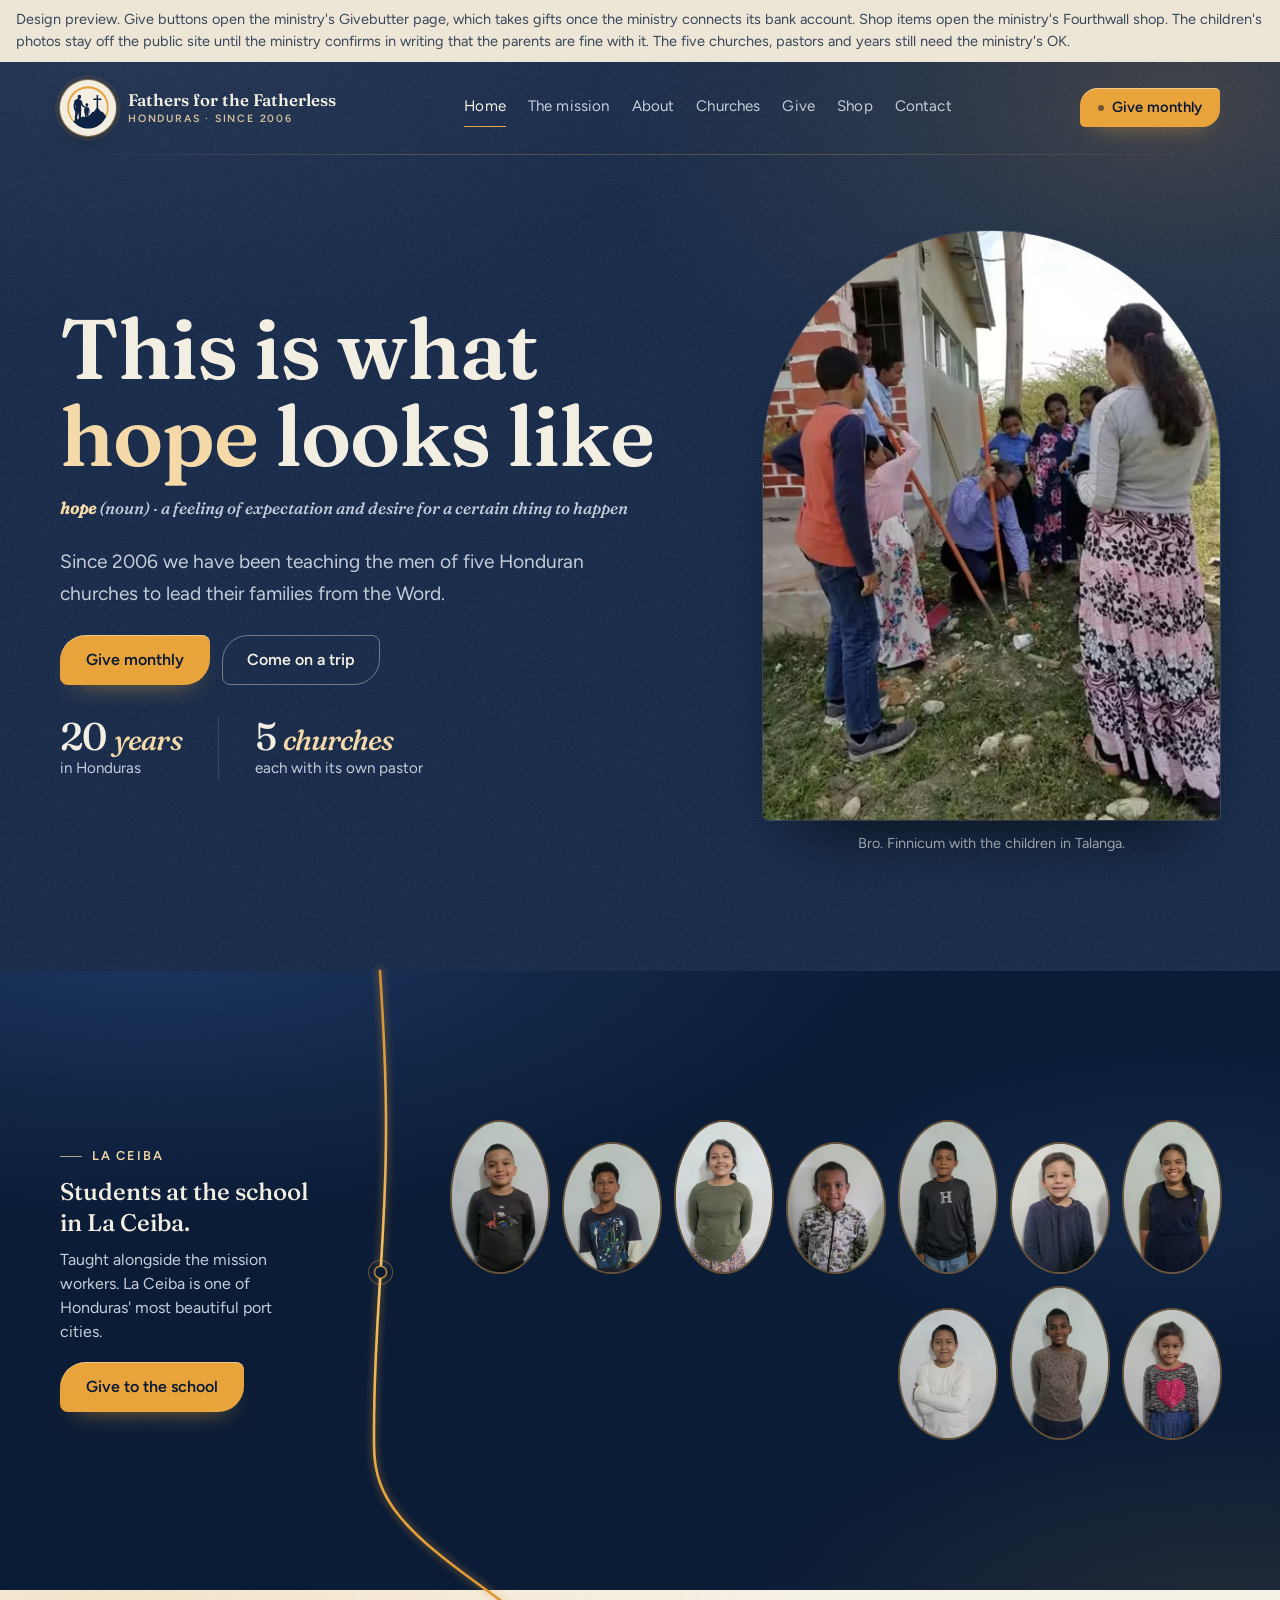
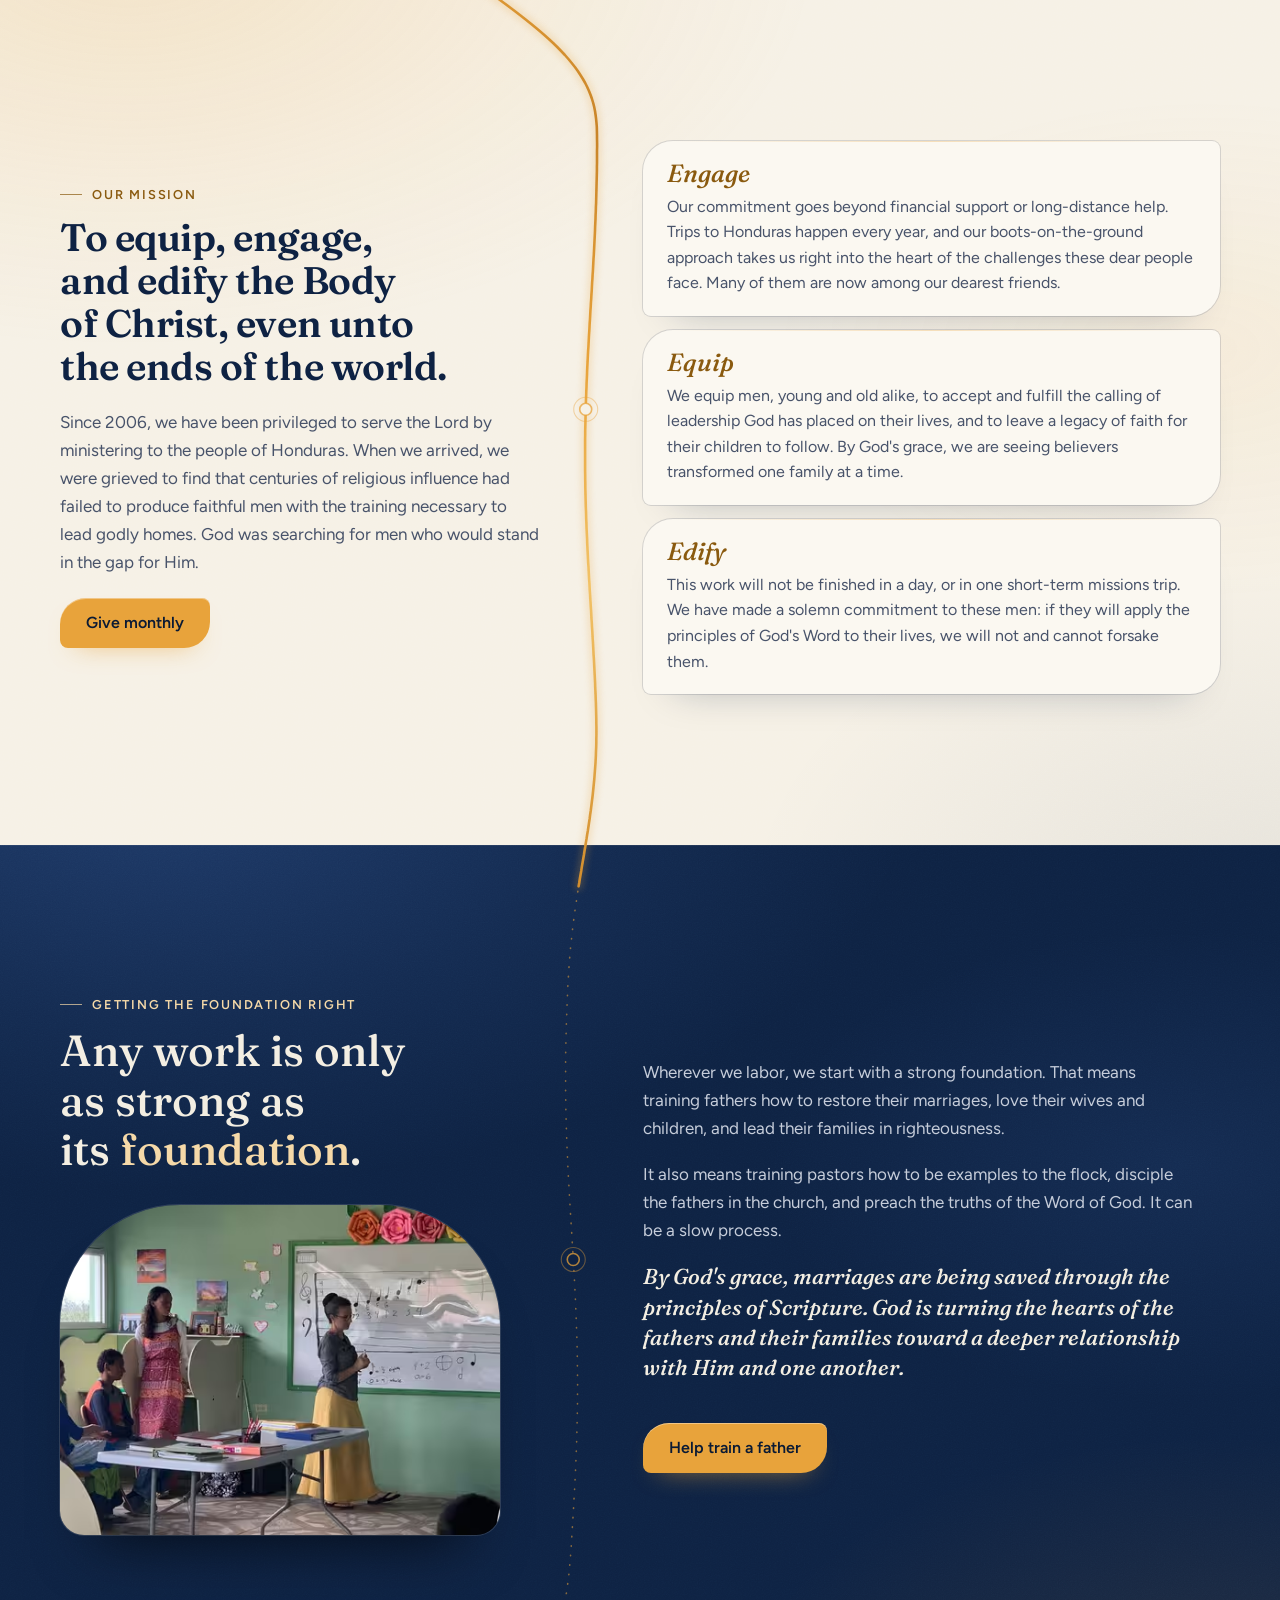
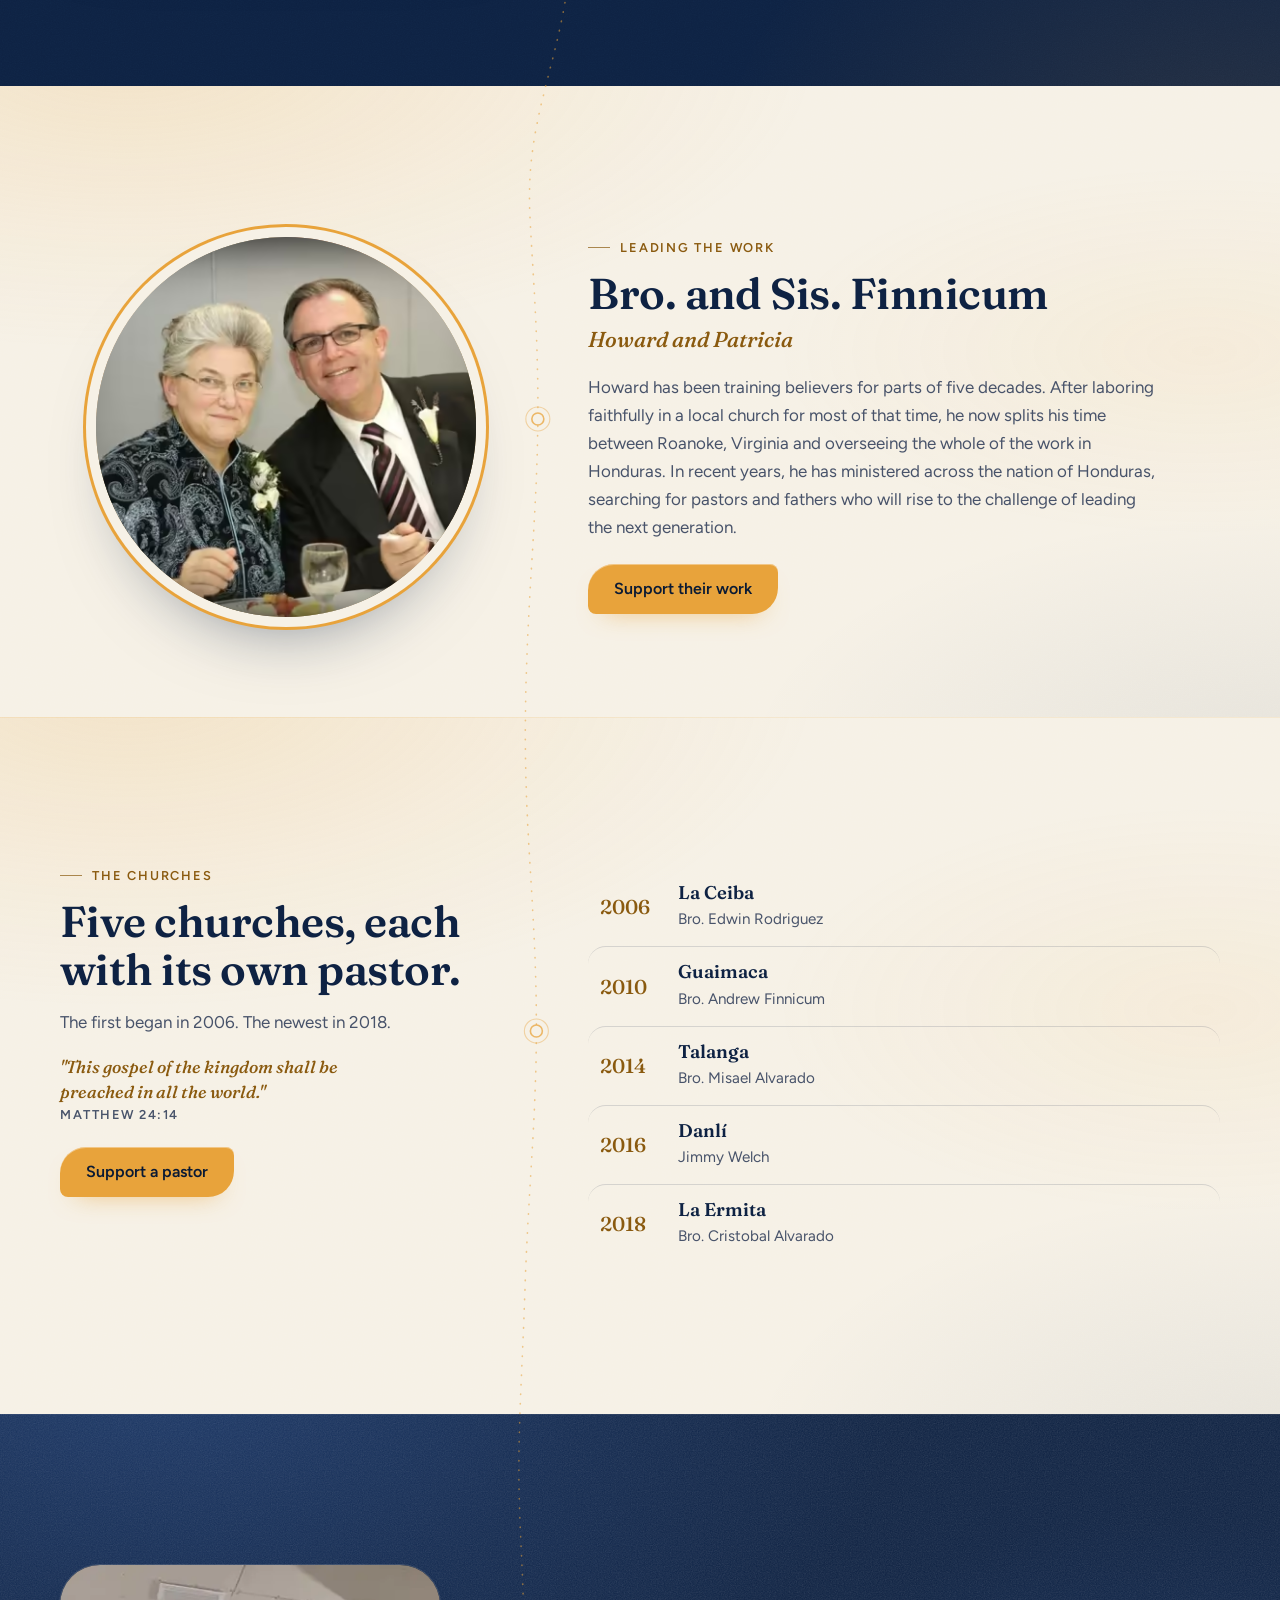
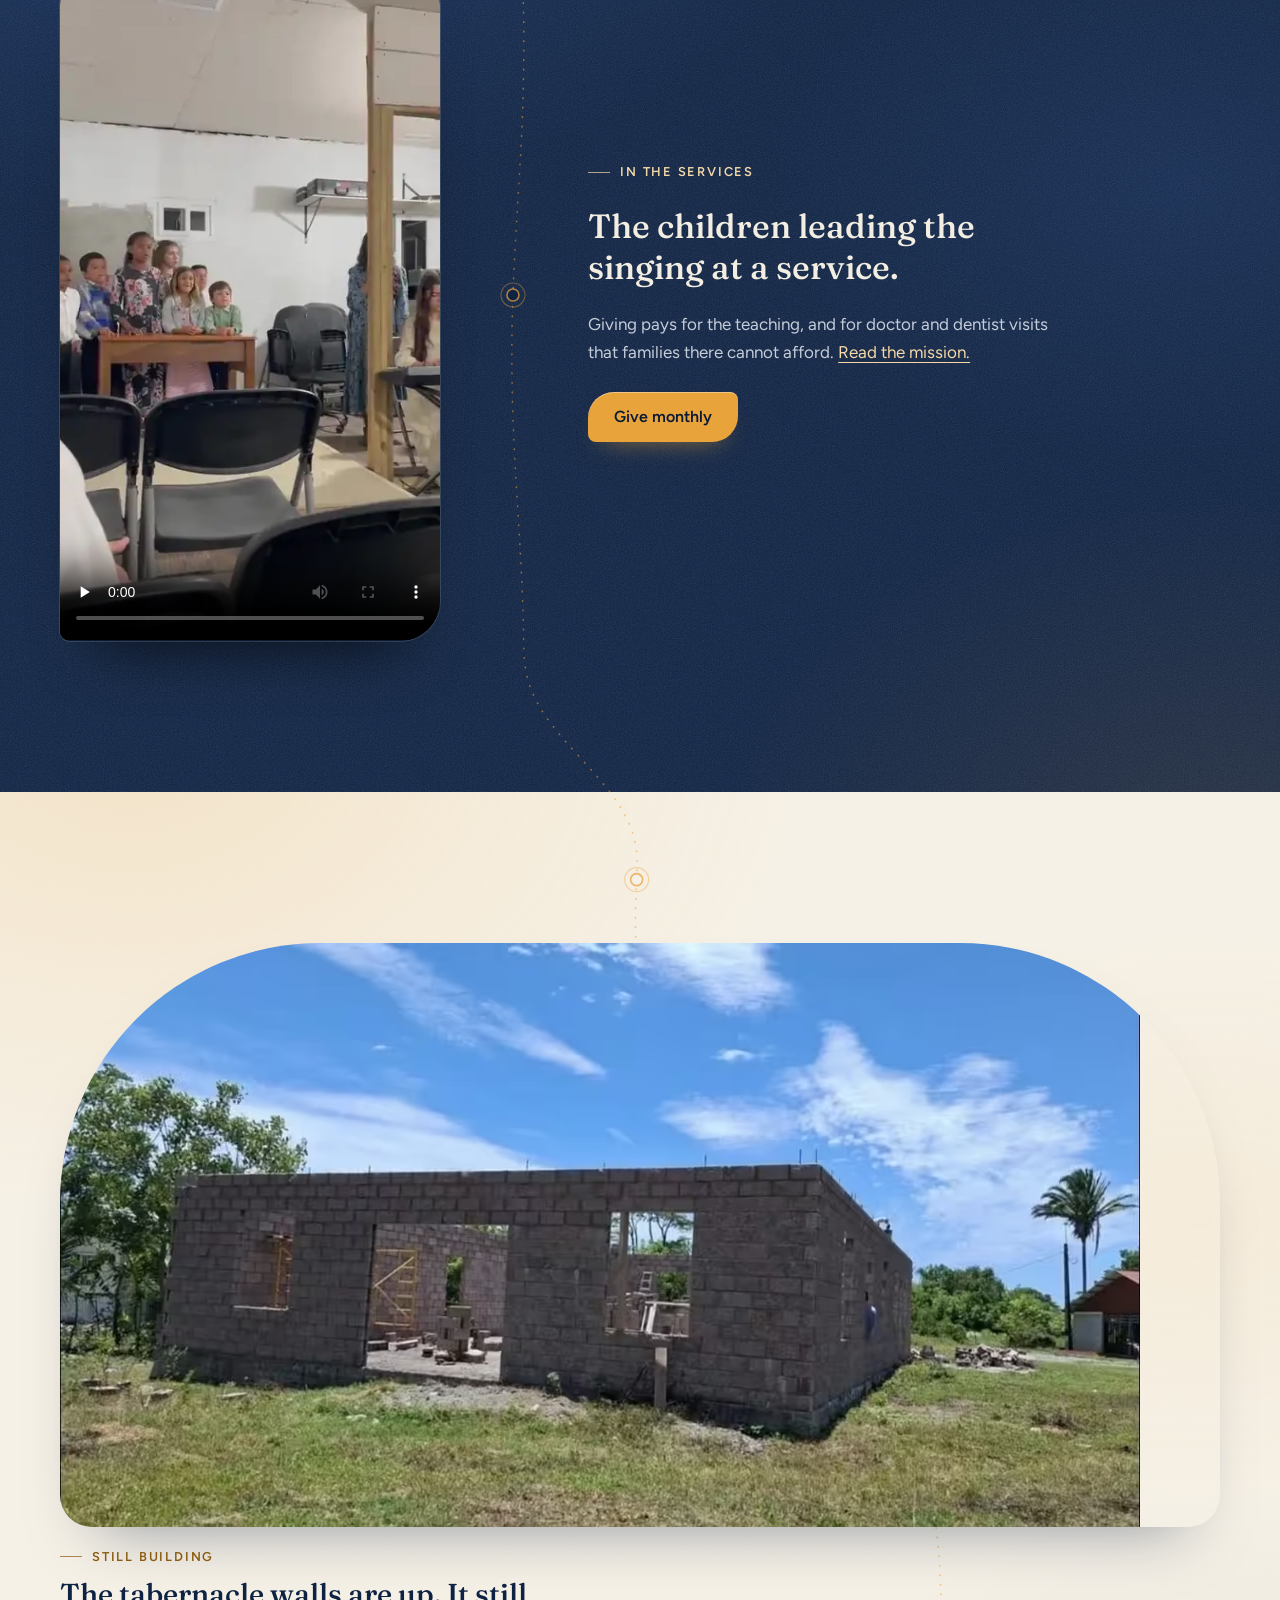
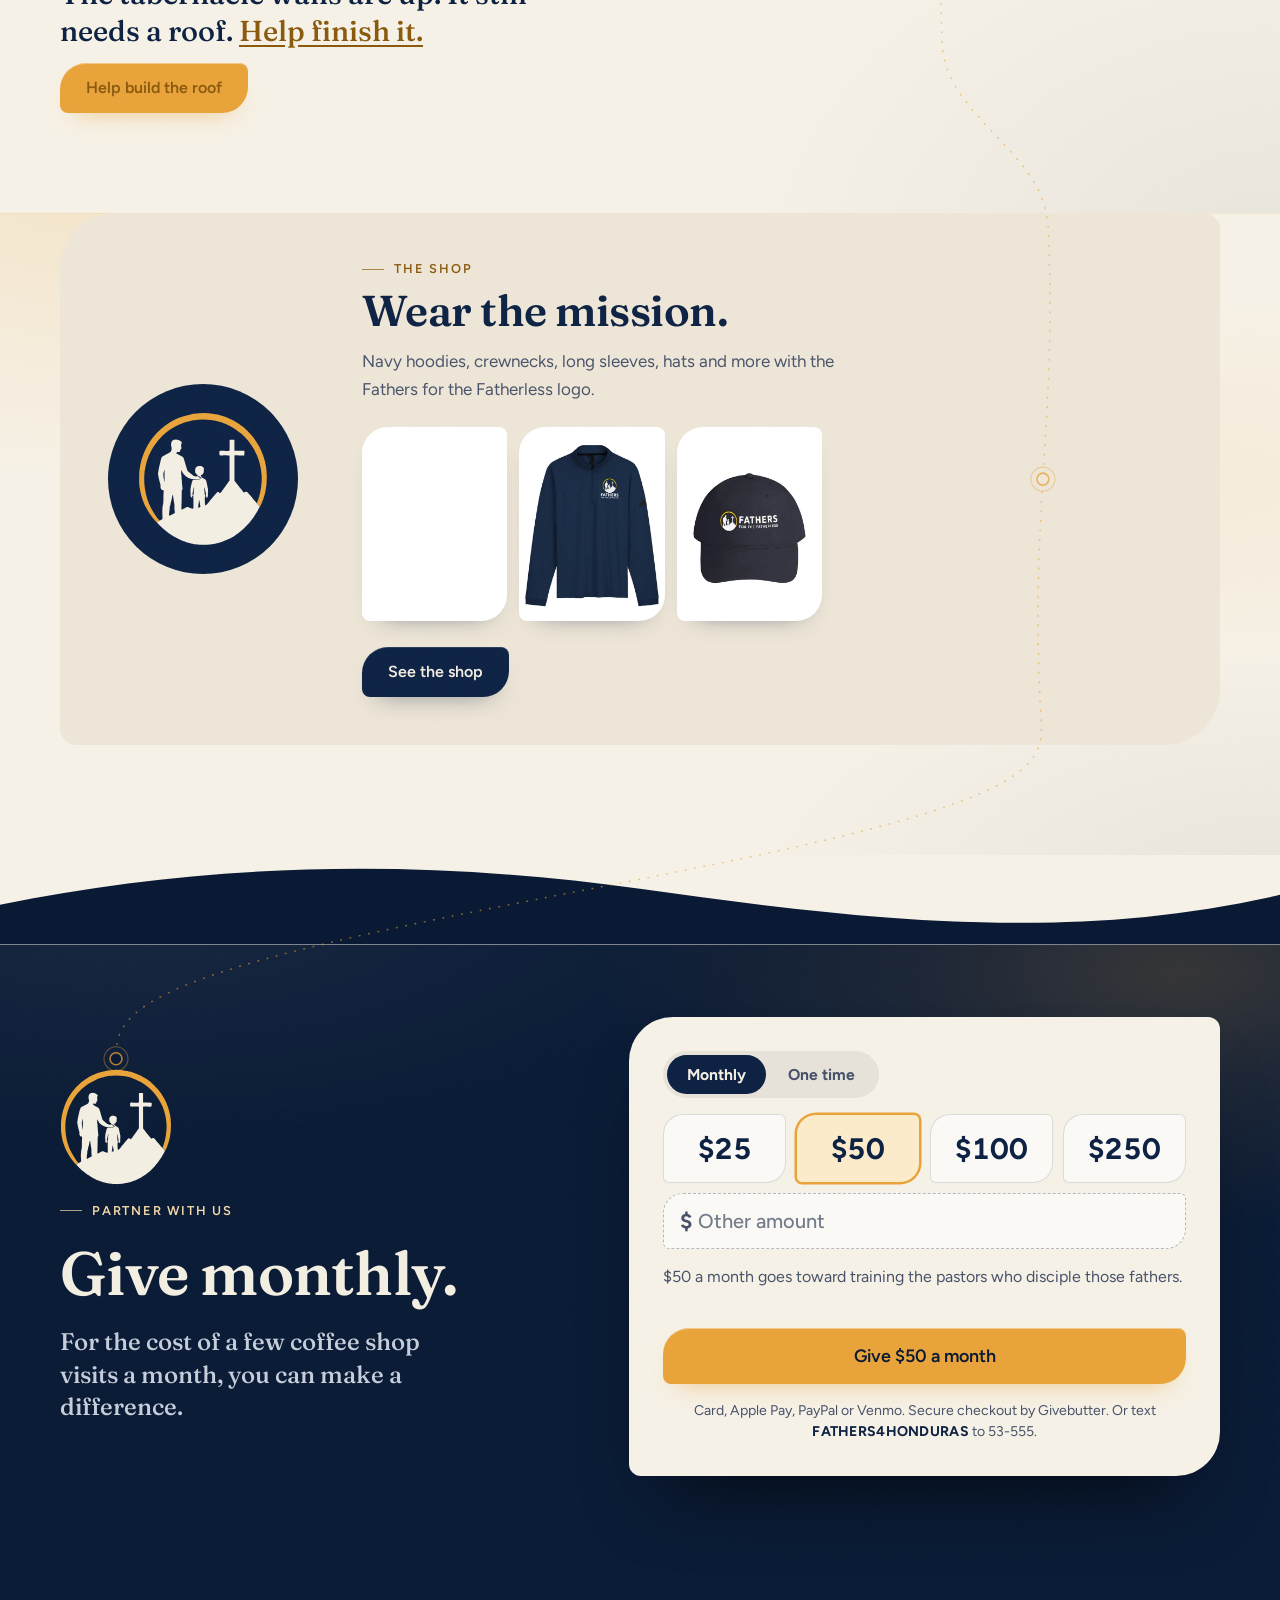
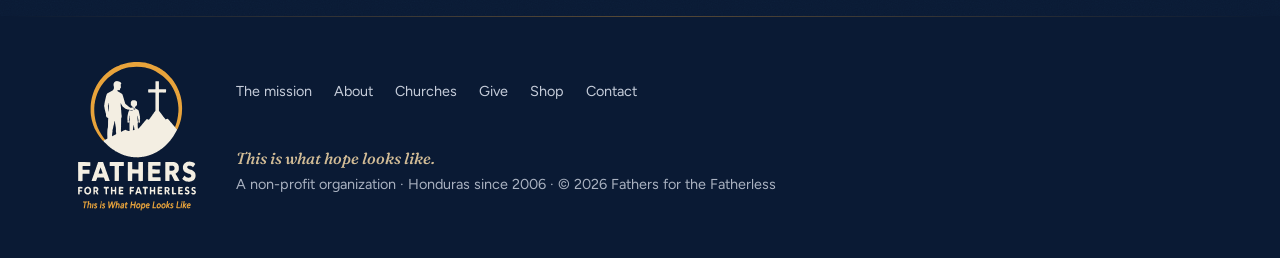
<file: index.html>
<!doctype html>
<html lang="en"><head><meta charset="utf-8"><meta name="viewport" content="width=device-width,initial-scale=1,viewport-fit=cover">
<meta name="robots" content="noindex, nofollow">
<title>Fathers for the Fatherless</title>
<meta name="description" content="This is what hope looks like. Since 2006, teaching the men of five Honduran churches to lead their families from the Word.">
<meta property="og:type" content="website">
<meta property="og:site_name" content="Fathers for the Fatherless">
<meta property="og:title" content="Fathers for the Fatherless">
<meta property="og:description" content="This is what hope looks like. Since 2006, teaching the men of five Honduran churches to lead their families from the Word.">
<meta property="og:url" content="https://www.fathersforthefatherless.org/">
<meta property="og:image" content="https://www.fathersforthefatherless.org/og-share.jpg">
<meta property="og:image:secure_url" content="https://www.fathersforthefatherless.org/og-share.jpg">
<meta property="og:image:type" content="image/jpeg">
<meta property="og:image:width" content="1200">
<meta property="og:image:height" content="630">
<meta property="og:image:alt" content="Fathers for the Fatherless logo: This is what hope looks like">
<meta name="twitter:card" content="summary_large_image">
<meta name="twitter:image" content="https://www.fathersforthefatherless.org/og-share.jpg">
<link rel="icon" href="/images/logo/emblem.svg" type="image/svg+xml">
<style>:root{color-scheme:light}body{margin:0;font:14px system-ui,sans-serif;background:#F6F1E6;color:#1B2333}img{max-width:100%}[hidden]{display:none!important}</style>
<style>@font-face{font-family:'Archivo';font-style:normal;font-weight:500;font-display:swap;src:url(/fonts/archivo-latin-500-normal.woff2) format('woff2')}@font-face{font-family:'Archivo';font-style:normal;font-weight:600;font-display:swap;src:url(/fonts/archivo-latin-600-normal.woff2) format('woff2')}@font-face{font-family:'Archivo';font-style:normal;font-weight:700;font-display:swap;src:url(/fonts/archivo-latin-700-normal.woff2) format('woff2')}@font-face{font-family:'Newsreader';font-style:normal;font-weight:400;font-display:swap;src:url(/fonts/newsreader-latin-400-normal.woff2) format('woff2')}@font-face{font-family:'Newsreader';font-style:normal;font-weight:500;font-display:swap;src:url(/fonts/newsreader-latin-500-normal.woff2) format('woff2')}@font-face{font-family:'Newsreader';font-style:italic;font-weight:400;font-display:swap;src:url(/fonts/newsreader-latin-400-italic.woff2) format('woff2')}@font-face{font-family:'Newsreader';font-style:italic;font-weight:500;font-display:swap;src:url(/fonts/newsreader-latin-500-italic.woff2) format('woff2')}@font-face{font-family:'Figtree';font-style:normal;font-weight:400;font-display:swap;src:url(/fonts/figtree-latin-400-normal.woff2) format('woff2')}@font-face{font-family:'Figtree';font-style:normal;font-weight:500;font-display:swap;src:url(/fonts/figtree-latin-500-normal.woff2) format('woff2')}@font-face{font-family:'Figtree';font-style:normal;font-weight:600;font-display:swap;src:url(/fonts/figtree-latin-600-normal.woff2) format('woff2')}@font-face{font-family:'Figtree';font-style:normal;font-weight:700;font-display:swap;src:url(/fonts/figtree-latin-700-normal.woff2) format('woff2')}@font-face{font-family:'Fraunces';font-style:normal;font-weight:500;font-display:swap;src:url(/fonts/fraunces-latin-500-normal.woff2) format('woff2')}@font-face{font-family:'Fraunces';font-style:normal;font-weight:600;font-display:swap;src:url(/fonts/fraunces-latin-600-normal.woff2) format('woff2')}@font-face{font-family:'Fraunces';font-style:italic;font-weight:500;font-display:swap;src:url(/fonts/fraunces-latin-500-italic.woff2) format('woff2')}@font-face{font-family:'Caveat';font-style:normal;font-weight:600;font-display:swap;src:url(/fonts/caveat-latin-600-normal.woff2) format('woff2')}@font-face{font-family:'Mulish';font-style:normal;font-weight:400;font-display:swap;src:url(/fonts/mulish-latin-400-normal.woff2) format('woff2')}@font-face{font-family:'Mulish';font-style:normal;font-weight:600;font-display:swap;src:url(/fonts/mulish-latin-600-normal.woff2) format('woff2')}@font-face{font-family:'Mulish';font-style:normal;font-weight:700;font-display:swap;src:url(/fonts/mulish-latin-700-normal.woff2) format('woff2')}@font-face{font-family:'Young Serif';font-style:normal;font-weight:400;font-display:swap;src:url(/fonts/young-serif-latin-400-normal.woff2) format('woff2')}</style>
</head><body>
<style>
/* Three whole-home designs for one ministry, each a committed single look.
   Shared: the quiet light system, and three motifs that mean something here: the outline of Honduras
   with the five churches on it, a dove, and a cross. */
:root{
  color-scheme:light;
  --navy:#0E2243;--navy2:#0A1A34;--navy3:#163260;
  --gold:#E8A33B;--goldT:#8A5A0F;--goldS:#F5D9A8;--goldL:#FBEBCB;
  --ivory:#F6F1E6;--paper:#FBF8F1;--sand:#EDE5D6;
  --ink:#1B2333;--ink2:#48536A;--line:rgba(14,34,67,.14);
  --onN:#F3EEE2;--onN2:#C6CDDA;--lineN:rgba(243,238,226,.14);
  --ease:cubic-bezier(.22,.7,.2,1);
}
body{background:var(--ivory);color:var(--ink)}
img,video{max-width:100%;height:auto;display:block}
a{color:inherit}
:focus-visible{outline:2px solid var(--gold);outline-offset:3px;border-radius:6px}
.wrap{max-width:1160px;margin-inline:auto;padding-inline:clamp(16px,4vw,40px)}
.menu-btn{display:none}
.tpl{overflow-x:clip}

/* ---------- picker ---------- */
.pickbar{position:sticky;top:env(safe-area-inset-top,0px);z-index:99;background:var(--navy2);color:#fff;padding:10px 16px;display:flex;flex-wrap:wrap;gap:8px;align-items:center;font:600 14px/1.3 'Archivo',system-ui,sans-serif}
.pickbar>span{margin-right:4px}
.pickbar button{font:600 14px/1.2 'Archivo',system-ui,sans-serif;cursor:pointer;color:#fff;background:transparent;border:1.5px solid #4D6389;border-radius:14px 14px 14px 4px;padding:9px 13px}
.pickbar button[aria-selected="true"]{background:var(--gold);border-color:var(--gold);color:var(--navy2)}
.picknote{margin:0;padding:9px 16px;background:var(--sand);color:#37475A;font:400 14.5px/1.5 'Newsreader',Georgia,serif}

/* ---------- light system (56-RULE) ---------- */
.lit{position:relative;isolation:isolate}
.lit::before{content:"";position:absolute;inset:0;z-index:-1;pointer-events:none}
.lit.dark::before{background:radial-gradient(120% 90% at 18% -10%,rgba(255,255,255,.045),rgba(255,255,255,.012) 38%,transparent 68%)}
.lit.light::before{background:radial-gradient(110% 85% at 14% -12%,rgba(232,163,59,.10),rgba(232,163,59,.03) 40%,transparent 70%)}
.lit.dark.glow::before{background:
  radial-gradient(86% 66% at 10% -10%,rgba(255,255,255,.06),transparent 60%),
  radial-gradient(60% 50% at var(--mx,92%) var(--my,4%),rgba(232,163,59,.19),rgba(232,163,59,.08) 34%,transparent 76%);transition:background-position .2s}
.lit.light.glow::before{background:
  radial-gradient(80% 70% at 8% -12%,rgba(255,255,255,.7),transparent 60%),
  radial-gradient(60% 52% at var(--mx,94%) var(--my,0%),rgba(232,163,59,.17),rgba(232,163,59,.07) 36%,transparent 78%)}

/* ---------- motifs ---------- */
.hn{position:absolute;pointer-events:none;z-index:-1}
.hn svg{width:100%;height:auto;overflow:visible}
.hn path,.hn ellipse{fill:none;stroke:currentColor;stroke-width:1.6;stroke-linejoin:round;stroke-linecap:round}
.map{position:relative;width:100%}
.map svg{width:100%;height:auto;display:block;overflow:visible}
.map .land{fill:rgba(232,163,59,.06);stroke:currentColor;stroke-width:1.8;stroke-linejoin:round}
.map ellipse{fill:rgba(232,163,59,.06);stroke:currentColor;stroke-width:1.6}
.map .pt{cursor:pointer}
.map .pt circle.c{fill:var(--gold);stroke:var(--navy2);stroke-width:2;transition:r .35s var(--ease)}
.map .pt circle.r{fill:none;stroke:var(--gold);stroke-width:1.5;opacity:.6;transform-box:fill-box;transform-origin:center;animation:ping 2.6s var(--ease) infinite;animation-delay:var(--d,0s)}
.map .pt.hot circle.c{r:9}
.map .pt text{font:600 12px 'Archivo',sans-serif;fill:currentColor;opacity:0;transition:opacity .3s}
.map .pt.hot text{opacity:1}
@keyframes ping{0%{transform:scale(.4);opacity:.7}100%{transform:scale(2.4);opacity:0}}
.draw .eye{fill:currentColor}
.draw path{stroke-width:3;stroke-dasharray:var(--len,1000);stroke-dashoffset:var(--len,1000);fill:none;stroke:currentColor;stroke-linecap:round;stroke-linejoin:round}
.draw.on path{animation:draw 1.9s var(--ease) forwards;animation-delay:var(--d,0s)}
@keyframes draw{to{stroke-dashoffset:0}}
.floaty{animation:floaty 6s ease-in-out infinite;animation-delay:var(--d,0s)}
@keyframes floaty{0%,100%{transform:translateY(0)}50%{transform:translateY(-9px)}}
@supports (animation-timeline: view()){
  .settle{animation:settle linear both;animation-timeline:view();animation-range:entry 0% entry 80%}
}
@keyframes settle{from{opacity:.4;transform:scale(1.04)}to{opacity:1;transform:none}}
.rise{opacity:1;transform:none}
.t-in .rise{animation:rise 1s var(--ease) both;animation-delay:var(--d,0s)}
@keyframes rise{from{opacity:0;transform:translateY(18px)}to{opacity:1;transform:none}}
.vh{position:absolute!important;width:1px;height:1px;overflow:hidden;clip:rect(0 0 0 0);white-space:nowrap}

/* =====================================================================
   T1 · EVENING LIGHT
   ===================================================================== */
.t1{font-family:'Figtree',system-ui,sans-serif;font-size:17px;line-height:1.65;background:var(--navy);color:var(--onN)}
.t1 h1,.t1 h2{font-family:'Fraunces',Georgia,serif;font-weight:600;letter-spacing:-.012em;text-wrap:balance;margin:0}
.t1 h1{font-size:clamp(2.8rem,6.6vw,5.6rem);line-height:1.02}
.t1 h2{font-size:clamp(1.8rem,3.4vw,2.7rem);line-height:1.12}
.t1 p{margin:0}
.t1 .top{display:flex;align-items:center;justify-content:space-between;gap:16px;padding-block:18px}
.t1 .mk{display:flex;align-items:center;gap:12px;text-decoration:none;font:600 1.05rem/1.2 'Fraunces',Georgia,serif}
.t1 .mk i{display:grid;place-items:center;width:46px;height:46px;border-radius:50%;background:var(--onN)}
.t1 .mk img{width:32px;height:32px}
.t1 .tnav{display:flex;gap:22px;font-size:.95rem;color:var(--onN2)}
.t1 .tnav a{text-decoration:none;padding-block:6px;border-bottom:1.5px solid transparent;transition:color .3s,border-color .3s}
.t1 .tnav a:hover,.t1 .tnav a[aria-current]{color:var(--onN);border-color:var(--gold)}
.t1 .btn{display:inline-flex;align-items:center;gap:10px;font:600 1rem/1 'Figtree',sans-serif;text-decoration:none;padding:17px 26px;border-radius:26px 8px 26px 8px;background:var(--gold);color:var(--navy2);transition:transform .35s var(--ease),border-radius .45s var(--ease),box-shadow .35s}
.t1 .btn:hover{transform:translateY(-2px);border-radius:8px 26px 8px 26px;box-shadow:0 14px 30px -14px rgba(232,163,59,.7)}
.t1 .btn-o{display:inline-flex;align-items:center;font:600 1rem/1 'Figtree',sans-serif;text-decoration:none;padding:16px 24px;border-radius:26px 8px 26px 8px;border:1.5px solid rgba(243,238,226,.4);color:var(--onN);transition:border-color .3s,background .3s}
.t1 .btn-o:hover{border-color:var(--onN);background:rgba(243,238,226,.06)}
.t1 .menu-btn{font:600 .95rem/1 'Figtree',sans-serif;padding:11px 16px;border-radius:18px 5px 18px 5px;border:1.5px solid rgba(243,238,226,.4);color:var(--onN);background:none}
.t1 .hero{padding-block:clamp(36px,6vw,80px) clamp(64px,9vw,128px);overflow:visible}
.t1 .hero .hn{left:-6%;top:-6%;width:min(74vw,820px);color:rgba(232,163,59,.14)}
.t1 .hero .dove{position:absolute;right:4%;top:6%;width:clamp(120px,14vw,190px);color:rgba(243,238,226,.75);z-index:0;pointer-events:none}
.t1 .hero-in{display:grid;grid-template-columns:7fr 5fr;gap:clamp(32px,5vw,80px);align-items:center;position:relative;z-index:1}
.t1 .hero-in>div{display:grid;gap:26px;min-width:0}
.t1 .gap{position:relative;white-space:nowrap;color:var(--goldS)}
.t1 .gap::after{content:"";position:absolute;left:0;right:0;bottom:-.04em;height:.09em;border-radius:99px;background:var(--gold);transform-origin:left;transform:scaleX(0)}
.t1 .t-in .gap::after{animation:drawline 1.3s .7s var(--ease) forwards}
@keyframes drawline{to{transform:scaleX(1)}}
.t1 .lede{font-size:clamp(1.08rem,1.5vw,1.25rem);color:var(--onN2);max-width:46ch}
.t1 .acts{display:flex;flex-wrap:wrap;gap:12px}
.t1 .facts{display:flex;flex-wrap:wrap;gap:10px 36px;padding-top:6px;color:var(--onN2);font-size:.95rem}
.t1 .facts b{display:block;font:500 2.4rem/1 'Fraunces',Georgia,serif;color:var(--onN);font-variant-numeric:tabular-nums;letter-spacing:-.02em}
.t1 .facts b em{font-style:italic;color:var(--goldS);font-size:.75em}
.t1 .arch{margin:0;display:grid;gap:12px;position:relative}
.t1 .arch .frame{border-radius:999px 999px 26px 26px;overflow:hidden;box-shadow:0 0 0 1px rgba(243,238,226,.14),0 40px 70px -34px rgba(0,0,0,.7);transform:perspective(1200px) rotateX(var(--rx,0)) rotateY(var(--ry,0));transition:transform .5s var(--ease)}
.t1 .arch img{animation:zoomin 2.4s var(--ease) both}
@keyframes zoomin{from{transform:scale(1.1)}to{transform:none}}
.t1 .arch figcaption{font-size:.9rem;color:var(--onN2);text-align:center}
.t1 .kids{background:var(--navy2);padding-block:clamp(56px,8vw,104px)}
.t1 .kids-in{display:grid;grid-template-columns:3fr 7fr;gap:clamp(24px,4vw,56px);align-items:center}
.t1 .kids-in p{font:500 1.5rem/1.3 'Fraunces',Georgia,serif;max-width:16ch}
.t1 .kids-in p small{display:block;font:400 1rem/1.5 'Figtree',sans-serif;color:var(--onN2);margin-top:10px}
.t1 .ovals{display:flex;flex-wrap:wrap;gap:16px;justify-content:flex-end}
.t1 .ov{width:clamp(70px,7.6vw,96px);aspect-ratio:3/4;border-radius:50%;overflow:hidden;box-shadow:0 0 0 2px rgba(232,163,59,.4);transition:transform .5s var(--ease),box-shadow .5s}
.t1 .ov:nth-child(even){margin-top:22px}
.t1 .ov:hover{transform:scale(1.12) rotate(-3deg)!important;box-shadow:0 0 0 3px var(--gold);z-index:2}
.t1 .ov img{width:100%;height:100%;object-fit:cover;object-position:50% 16%}
.t1 .ch{background:var(--ivory);color:var(--ink);padding-block:clamp(64px,9vw,128px)}
.t1 .ch-in{display:grid;grid-template-columns:5fr 7fr;gap:clamp(32px,6vw,80px);align-items:start}
.t1 .ch h2{color:var(--navy)}
.t1 .ch .sub{margin-top:14px;color:var(--ink2);max-width:36ch}
.t1 .cl{list-style:none;margin:0;padding:0;display:grid}
.t1 .cl li{display:grid;grid-template-columns:62px 1fr;gap:16px;align-items:center;padding:14px 12px;border-radius:18px 18px 18px 6px;border-top:1px solid var(--line);transition:background .3s;cursor:default}
.t1 .cl li:first-child{border-top:0}
.t1 .cl li.hot,.t1 .cl li:hover{background:rgba(232,163,59,.12)}
.t1 .cl .y{font:500 1.25rem/1 'Fraunces',Georgia,serif;color:var(--goldT);font-variant-numeric:tabular-nums}
.t1 .cl b{display:block;font:600 1.15rem/1.2 'Fraunces',Georgia,serif;color:var(--navy)}
.t1 .cl span{color:var(--ink2);font-size:.95rem}
.t1 .map{color:var(--navy)}
.t1 .map .pt text{fill:var(--navy)}
.t1 .map .pt circle.c{stroke:var(--ivory)}
.t1 .song{padding-block:clamp(64px,9vw,120px)}
.t1 .song-in{display:grid;grid-template-columns:5fr 7fr;gap:clamp(32px,6vw,96px);align-items:center}
.t1 .vid{margin:0;border-radius:40px 40px 40px 10px;overflow:hidden;max-width:380px;box-shadow:0 0 0 1px rgba(243,238,226,.14),0 40px 60px -36px rgba(0,0,0,.7)}
.t1 .vid video{width:100%;background:var(--navy2)}
.t1 .song-in>div{display:grid;gap:22px;min-width:0}
.t1 .song-in .big{font:500 clamp(1.45rem,2.7vw,2.1rem)/1.22 'Fraunces',Georgia,serif;max-width:20ch}
.t1 .song-in p:not(.big){color:var(--onN2);max-width:44ch}
.t1 .song a.more{color:var(--goldS);text-underline-offset:4px}
.t1 .tab{background:var(--ivory);color:var(--ink);padding-block:clamp(64px,9vw,120px) 0}
.t1 .tab figure{margin:0;display:grid;gap:22px}
.t1 .tab .frame{border-radius:260px 260px 32px 32px;overflow:hidden}
.t1 .tab .row{display:flex;flex-wrap:wrap;gap:12px 32px;justify-content:space-between;align-items:baseline;padding-bottom:clamp(56px,8vw,100px)}
.t1 .tab p{font:500 clamp(1.3rem,2.3vw,1.8rem)/1.3 'Fraunces',Georgia,serif;color:var(--navy);max-width:28ch}
.t1 .tab p a{color:var(--goldT);text-underline-offset:4px}
.t1 .wave{display:block;width:100%;height:clamp(44px,7vw,90px);background:var(--ivory)}
.t1 .wave path{fill:var(--navy2)}
.t1 .ask{background:var(--navy2);padding-block:clamp(40px,6vw,72px) clamp(80px,11vw,140px);text-align:center}
.t1 .ask .cross{width:clamp(56px,7vw,84px);height:auto;margin:0 auto 26px;color:var(--gold)}
.t1 .ask p{font:500 clamp(1.7rem,3.4vw,2.7rem)/1.18 'Fraunces',Georgia,serif;max-width:22ch;margin:0 auto 30px;text-wrap:balance}
.t1 .ask .acts{justify-content:center}
.t1 footer{background:var(--navy2);border-top:1px solid var(--lineN);padding-block:28px;color:var(--onN2);font-size:.9rem}
.t1 footer .wrap{display:flex;flex-wrap:wrap;gap:12px 28px;justify-content:space-between}
@media (max-width:860px){
  .t1 .hero-in,.t1 .kids-in,.t1 .ch-in,.t1 .song-in{grid-template-columns:1fr}
  .t1 .hero .hn{right:-30%;width:120vw;top:30%}
  .t1 .hero .dove{right:3%;top:2%;width:96px}
  .t1 .arch{max-width:420px}
  .t1 .ovals{justify-content:flex-start}
  .t1 .ch-in{gap:28px}
}
@media (max-width:480px){.t1 .ov{width:calc((100% - 64px)/5)}.t1 .cl li{grid-template-columns:52px 1fr;padding-inline:8px}}

picture{display:contents}
/* ---------- v5: giving, leaders, shop, logo ---------- */
html{scroll-behavior:smooth}
#give1,#mission,#about,#churches,#shop{scroll-margin-top:24px}
footer nav{display:flex;flex-wrap:wrap;gap:8px 22px}
footer nav a{text-decoration:none;padding-block:4px}
footer nav a:hover{text-decoration:underline;text-underline-offset:4px}
.tpl footer .foot{display:grid;grid-template-columns:auto 1fr;gap:10px 40px;align-items:center;padding-block:18px}
.tpl .flogo{width:132px;height:auto;grid-row:1/3}
.tpl footer .fine{opacity:.85}
@media (max-width:560px){.tpl footer .foot{grid-template-columns:1fr}.tpl .flogo{grid-row:auto;width:120px}}

/* the give widget */
.gv,.gv *{box-sizing:border-box}
.gv{display:grid;gap:16px;text-align:left}
.gv p{margin:0}
.gv-freq{display:inline-flex;justify-self:start;padding:4px;gap:2px;border-radius:999px;background:rgba(14,34,67,.07)}
.gv-freq button{font-family:inherit;font-size:.98rem;font-weight:700;line-height:1;border:0;background:transparent;color:var(--ink2);padding:12px 20px;border-radius:999px;cursor:pointer;transition:background .3s,color .3s}
.gv-freq button[aria-checked="true"]{background:var(--navy);color:var(--onN)}
.gv-amts{display:grid;grid-template-columns:repeat(2,minmax(0,1fr));gap:10px}
.gv-amts button{font-family:inherit;color:var(--ink);display:grid;place-items:center;gap:3px;text-align:center;padding:18px 12px;border:1.5px solid var(--line);background:rgba(255,255,255,.6);cursor:pointer;transition:border-color .25s,background .25s,transform .35s var(--ease),box-shadow .25s}
.gv-amts button:hover{transform:translateY(-2px);border-color:rgba(14,34,67,.35)}
.gv-amts b{font-size:1.85rem;line-height:1.05;font-variant-numeric:tabular-nums;color:var(--navy)}
.gv-amts span{font-size:.86rem;line-height:1.3;color:var(--ink2)}
.gv-amts button[aria-checked="true"]{border-color:var(--gold);background:var(--goldL);box-shadow:0 0 0 1.5px var(--gold)}
@media (min-width:520px){.gv-amts{grid-template-columns:repeat(4,minmax(0,1fr))}}
.gv-custom{grid-column:1/-1;display:flex;align-items:center;gap:6px;padding:0 16px;border:1.5px dashed rgba(14,34,67,.3);background:rgba(255,255,255,.6);cursor:text;transition:border-color .25s,background .25s}
.gv-custom b{font-size:1.4rem;color:var(--ink2)}
.gv-custom input{flex:1;min-width:0;border:0;outline:0;background:transparent;font-family:inherit;font-size:1.25rem;font-weight:600;color:var(--ink);padding:15px 0}
.gv-custom input::placeholder{color:var(--ink2);opacity:.75;font-weight:500}
.gv-custom.on,.gv-custom:focus-within{border-style:solid;border-color:var(--gold);background:var(--goldL)}
.gv-what{color:var(--ink2);font-size:1rem;line-height:1.45;min-height:2.9em}
.gv .gv-go{justify-content:center;width:100%;font-size:1.12rem;padding:19px 26px}
.gv-note{font-size:.88rem;color:var(--goldT)}
.gv-pay{font-size:.88rem;line-height:1.5;color:var(--ink2);text-align:center}
.gv-pay b{color:var(--navy);letter-spacing:.02em}

/* floating give button */
.fgive{position:fixed;right:16px;bottom:calc(16px + env(safe-area-inset-bottom,0px));z-index:90;text-decoration:none;font:700 1rem/1 'Archivo',system-ui,sans-serif;padding:17px 24px;transform:translateY(160%);opacity:0;transition:transform .55s var(--ease),opacity .4s;box-shadow:0 18px 40px -14px rgba(10,26,52,.55);pointer-events:none}
.fgive.on{transform:none;opacity:1;pointer-events:auto}
.fgive:hover{transform:translateY(-3px)}

/* ===== T1 ===== */
.t1 .mk i{width:56px;height:56px}
.t1 .mk img{width:42px;height:auto}
.t1 .btn-n{display:inline-flex;align-items:center;font:600 1rem/1 'Figtree',sans-serif;text-decoration:none;padding:17px 26px;border-radius:26px 8px 26px 8px;background:var(--navy);color:var(--onN);transition:transform .35s var(--ease),border-radius .45s var(--ease)}
.t1 .btn-n:hover{transform:translateY(-2px);border-radius:8px 26px 8px 26px}
.t1 .lead{background:var(--ivory);color:var(--ink);padding-block:clamp(64px,9vw,120px) 0}
.t1 .lead-in{display:grid;grid-template-columns:5fr 7fr;gap:clamp(32px,6vw,90px);align-items:center}
.t1 .lead-in>div{min-width:0}
.t1 .ring{margin:0;justify-self:center;width:min(100%,380px);aspect-ratio:1;border-radius:50%;overflow:hidden;box-shadow:0 0 0 10px var(--ivory),0 0 0 13px var(--gold),0 40px 70px -34px rgba(14,34,67,.55);transition:transform .7s var(--ease)}
.t1 .ring:hover{transform:rotate(-2deg) scale(1.02)}
.t1 .ring img{width:100%;height:100%;object-fit:cover;object-position:50% 30%}
.t1 .lead h2{color:var(--navy)}
.t1 .lead .sub{font:italic 500 1.35rem/1.3 'Fraunces',Georgia,serif;color:var(--goldT);margin-top:8px}
.t1 .lead .bio{margin-top:20px;color:var(--ink2);max-width:52ch;font-size:1.06rem}
.t1 .song .acts{margin-top:4px}
.t1 .shop{background:var(--ivory);color:var(--ink);padding-block:0 clamp(64px,9vw,110px)}
.t1 .shop-in{display:grid;grid-template-columns:auto 1fr;gap:clamp(24px,5vw,64px);align-items:center;padding:clamp(24px,4vw,48px);border-radius:56px 16px 56px 16px;background:var(--sand)}
.t1 .shop-in>div{min-width:0}
.t1 .patch{width:clamp(130px,16vw,190px);aspect-ratio:1;border-radius:50%;background:var(--navy);display:grid;place-items:center;transition:transform .7s var(--ease)}
.t1 .shop-in:hover .patch{transform:rotate(-10deg) scale(1.05)}
.t1 .patch img{width:68%;height:auto}
.t1 .shop h2{color:var(--navy)}
.t1 .shop p{color:var(--ink2);margin:12px 0 24px;max-width:46ch}
.t1 .give{background:var(--navy2);padding-block:clamp(40px,6vw,72px) clamp(84px,11vw,140px)}
.t1 .give-in{display:grid;grid-template-columns:5fr 6fr;gap:clamp(32px,6vw,90px);align-items:center}
.t1 .give-txt{display:grid;gap:18px;justify-items:start}
.t1 .seal{width:112px;height:auto}
.t1 .give h2{font-size:clamp(2.4rem,5vw,3.8rem)}
.t1 .give-txt p{font:500 clamp(1.2rem,2vw,1.5rem)/1.35 'Fraunces',Georgia,serif;color:var(--onN2);max-width:24ch}
.t1 .gv{background:var(--ivory);color:var(--ink);padding:clamp(20px,3vw,34px);border-radius:44px 12px 44px 12px;box-shadow:0 44px 80px -40px rgba(0,0,0,.75)}
.t1 .gv-amts button,.t1 .gv-custom{border-radius:20px 6px 20px 6px}
.t1 footer .flogo{width:136px}
.t1 .fgive{background:var(--gold);color:var(--navy2);border-radius:26px 8px 26px 8px}
@media (max-width:860px){.t1 .lead-in,.t1 .give-in{grid-template-columns:1fr}.t1 .ring{width:min(78vw,340px)}}
@media (max-width:560px){.t1 .shop-in{grid-template-columns:1fr;justify-items:start}}

@media (prefers-reduced-motion:reduce){html{scroll-behavior:auto}}

@media (max-width:760px){.tpl .tnav{display:none}.tpl .menu-btn{display:inline-flex}}

/* ---------- the gold thread on Evening Light ---------- */
.t1 .run{position:relative;isolation:isolate}
.t1 .run .lit{isolation:auto}
.t1 .run .lit::before{z-index:0}
.t1 .run>section>.wrap{position:relative;z-index:2}
.t1 .run>section.shop>.wrap{z-index:0}
.t1 .thread{position:absolute;left:0;top:0;z-index:1;pointer-events:none;overflow:visible}
.t1 .thread .base{fill:none;stroke:rgba(232,163,59,.28);stroke-width:2.5}
.t1 .thread .fill{fill:none;stroke:var(--gold);stroke-width:2.5;stroke-linecap:round}
.t1 .thread .nd{stroke:rgba(232,163,59,.6);stroke-width:2;transition:fill .5s,stroke .5s}
.t1 .thread .nd.on{fill:var(--gold)!important;stroke:var(--gold)}
.t1 .thread .halo{fill:rgba(232,163,59,.2);opacity:0;transition:opacity .5s}
.t1 .thread .halo.on{opacity:1}
@media (max-width:860px){.t1 .run .wrap{padding-left:calc(clamp(16px,4vw,40px) + 30px)}}
.t1 .fgive{font-family:'Figtree',system-ui,sans-serif}
.picknote{font-family:'Figtree',system-ui,sans-serif}
@media (min-width:861px){.t1 .lead{padding-bottom:clamp(32px,5vw,64px)}}

/* ---------- v3: mission + foundation (the ministry's own words) ---------- */
.t1 .kick{font:600 .8rem/1.2 'Figtree',system-ui,sans-serif;letter-spacing:.14em;text-transform:uppercase;color:var(--goldT);margin:0 0 14px}
.t1 .def{font:italic 500 clamp(1rem,1.3vw,1.12rem)/1.4 'Fraunces',Georgia,serif;color:var(--onN2);margin-top:-8px}
.t1 .def b{font-weight:600;color:var(--goldS)}
.t1 .mission{background:var(--ivory);color:var(--ink);padding-block:clamp(64px,9vw,120px)}
.t1 .mission-in{display:grid;grid-template-columns:5fr 6fr;gap:clamp(48px,8vw,120px);align-items:center}
.t1 .mission-in>*{min-width:0}
.t1 .mission h2{color:var(--navy);font-size:clamp(1.7rem,3vw,2.45rem)}
.t1 .why{margin-top:20px;color:var(--ink2);max-width:46ch}
.t1 .three{list-style:none;margin:0;padding:0;display:grid;gap:14px}
.t1 .three li{padding:20px 24px;border-radius:30px 8px 30px 8px;background:var(--paper);box-shadow:0 0 0 1px var(--line),0 24px 40px -32px rgba(14,34,67,.35);transition:transform .5s var(--ease),box-shadow .5s}
.t1 .three li:hover{transform:translateY(-3px);box-shadow:0 0 0 1px rgba(232,163,59,.55),0 28px 44px -30px rgba(14,34,67,.4)}
.t1 .three b{display:block;font:italic 500 1.55rem/1 'Fraunces',Georgia,serif;color:var(--goldT);margin-bottom:8px}
.t1 .three p{color:var(--ink2);font-size:1rem;line-height:1.6}
.t1 .found{background:var(--navy);padding-block:clamp(64px,9vw,120px)}
.t1 .found-in{display:grid;grid-template-columns:5fr 6fr;gap:clamp(48px,8vw,120px);align-items:center}
.t1 .found-in>*{min-width:0}
.t1 .found .kick{color:var(--goldS)}
.t1 .found .big{font:500 clamp(1.8rem,3.4vw,2.8rem)/1.14 'Fraunces',Georgia,serif;color:var(--onN);max-width:15ch;text-wrap:balance}
.t1 .found .big span{color:var(--goldS)}
.t1 .cls{margin:30px 0 0;width:100%;max-width:440px;border-radius:120px 120px 24px 24px;overflow:hidden;box-shadow:0 0 0 1px rgba(243,238,226,.14),0 40px 60px -36px rgba(0,0,0,.7)}
.t1 .cls img{width:100%;height:auto}
.t1 .ft{display:grid;gap:18px;color:var(--onN2);max-width:50ch}
.t1 .ft .joy{font:italic 500 clamp(1.15rem,1.7vw,1.35rem)/1.4 'Fraunces',Georgia,serif;color:var(--onN)}
.t1 .verse{margin-top:18px;font:italic 500 1.08rem/1.45 'Fraunces',Georgia,serif;color:var(--goldT);max-width:32ch}
.t1 .verse span{display:block;font:600 .8rem/1.6 'Figtree',sans-serif;letter-spacing:.12em;text-transform:uppercase;color:var(--ink2);font-style:normal}
@media (max-width:860px){.t1 .mission-in,.t1 .found-in{grid-template-columns:1fr;gap:32px}.t1 .cls{max-width:380px}}
@media (max-width:760px){.tpl .top{flex-wrap:wrap}.tpl .top.open .tnav{display:flex;flex-direction:column;gap:2px;width:100%;order:3;padding:6px 0 8px}.tpl .top.open .tnav a{padding:11px 4px;font-size:1.05rem;border-bottom:1px solid rgba(243,238,226,.12)}}
/* ---------- v4: soft gradient light per section, a touch stronger (Joe 9 Oct: "missing a soft subtle gradient background") ---------- */
.t1 .lit.light:not(.glow)::before{background:radial-gradient(75% 65% at 10% -5%,rgba(232,163,59,.16),rgba(232,163,59,.055) 45%,transparent 72%),radial-gradient(60% 55% at 100% 106%,rgba(14,34,67,.06),transparent 70%)}
.t1 .lit.dark:not(.glow)::before{background:radial-gradient(85% 70% at 12% -8%,rgba(70,118,200,.28),rgba(70,118,200,.09) 42%,transparent 70%),radial-gradient(55% 50% at 96% 106%,rgba(232,163,59,.09),transparent 72%)}
/* ---------- v5: more light, grain, header bar, finishing details (Joe 9 Oct: "a bit more throughout… the hotbar needs more detail… the whole thing needs more subtle detail") ---------- */
::selection{background:rgba(232,163,59,.32)}
.t1 .lit.light:not(.glow)::before{background:radial-gradient(75% 65% at 10% -5%,rgba(232,163,59,.18),rgba(232,163,59,.06) 45%,transparent 72%),radial-gradient(48% 42% at 94% 42%,rgba(232,163,59,.075),transparent 70%),radial-gradient(60% 55% at 100% 106%,rgba(14,34,67,.065),transparent 70%)}
.t1 .lit.dark:not(.glow)::before{background:radial-gradient(85% 70% at 12% -8%,rgba(70,118,200,.30),rgba(70,118,200,.10) 42%,transparent 70%),radial-gradient(46% 40% at 92% 38%,rgba(70,118,200,.11),transparent 70%),radial-gradient(55% 50% at 96% 106%,rgba(232,163,59,.10),transparent 72%)}
/* paper grain: felt, not seen */
.t1 .lit::after{content:"";position:absolute;inset:0;z-index:0;pointer-events:none;background-image:url("data:image/svg+xml,%3Csvg xmlns='http://www.w3.org/2000/svg' width='180' height='180'%3E%3Cfilter id='n'%3E%3CfeTurbulence type='fractalNoise' baseFrequency='.85' numOctaves='3' stitchTiles='stitch'/%3E%3CfeColorMatrix type='saturate' values='0'/%3E%3C/filter%3E%3Crect width='100%25' height='100%25' filter='url(%23n)'/%3E%3C/svg%3E");background-size:180px;opacity:.16;mix-blend-mode:soft-light}
.t1 #hero1{z-index:5}
.t1 #hero1>.wrap{position:relative;z-index:1}
/* seams between sections: a hairline of light, never a hard cut */
.t1 .run>section+section{box-shadow:inset 0 1px 0 rgba(232,163,59,.13)}
.t1 .run>section.lit.dark+section,.t1 .run>section+section.lit.dark{box-shadow:inset 0 1px 0 rgba(243,238,226,.07)}
.t1 footer{border-top:0;position:relative}
.t1 footer::before{content:"";position:absolute;left:0;right:0;top:0;height:1px;background:linear-gradient(90deg,transparent,rgba(232,163,59,.35),transparent)}
/* header bar */
.t1 .top{position:relative;border-bottom:1px solid transparent;border-image:linear-gradient(90deg,transparent,rgba(232,163,59,.28) 30%,rgba(232,163,59,.28) 70%,transparent) 1}
.t1 .mk span{display:grid;gap:4px}
.t1 .mk small{font:600 .66rem/1 'Figtree',system-ui,sans-serif;letter-spacing:.17em;text-transform:uppercase;color:var(--goldS);opacity:.85}
.t1 .mk i{box-shadow:0 0 0 1px rgba(232,163,59,.45),0 0 0 5px rgba(232,163,59,.08),0 10px 24px -12px rgba(0,0,0,.6);transition:transform .6s var(--ease)}
.t1 .mk:hover i{transform:rotate(-8deg) scale(1.04)}
.t1 .tnav{align-items:center}
.t1 .tnav a{letter-spacing:.01em}
.t1 .hgive{display:inline-flex;align-items:center;gap:8px;font:600 .92rem/1 'Figtree',system-ui,sans-serif;text-decoration:none;padding:12px 18px;border-radius:18px 5px 18px 5px;background:var(--gold);color:var(--navy2);box-shadow:inset 0 1px 0 rgba(255,255,255,.4),0 10px 22px -14px rgba(232,163,59,.8);transition:transform .35s var(--ease),border-radius .45s var(--ease)}
.t1 .hgive::before{content:"";width:6px;height:6px;border-radius:50%;background:var(--navy2);opacity:.55}
.t1 .hgive:hover{transform:translateY(-1px);border-radius:5px 18px 5px 18px}
.t1 .top .prog{position:absolute;left:0;right:0;bottom:-1px;height:2px;transform-origin:left;transform:scaleX(var(--sp,0));background:linear-gradient(90deg,var(--gold),var(--goldS));opacity:0;transition:opacity .3s}
.t1 .top.stuck{position:fixed;top:0;left:0;right:0;z-index:85;padding-block:10px;padding-inline:max(clamp(16px,4vw,40px),calc((100vw - 1160px)/2));background:var(--navy2);border-image:none;border-bottom:1px solid rgba(232,163,59,.16);box-shadow:0 14px 34px -22px rgba(0,0,0,.75);animation:hdrop .45s var(--ease)}
.t1 .top.stuck .prog{opacity:1}
.t1 .top.stuck .mk i{width:42px;height:42px}
.t1 .top.stuck .mk img{width:30px}
.t1 .top.stuck .mk small{display:none}
@keyframes hdrop{from{transform:translateY(-100%)}to{transform:none}}
@media (max-width:480px){.t1 .hgive{display:none}.t1 .mk small{display:none}}
/* small type details */
.t1 .kick{display:block}
.t1 .kick::before{content:"";display:inline-block;width:22px;height:1px;margin-right:10px;vertical-align:.3em;background:currentColor;opacity:.7}
.t1 .kids .kick,.t1 .song .kick,.t1 .give .kick{color:var(--goldS)}
.t1 .kids-in p .kick{font-size:.8rem;margin-bottom:12px}
.t1 .give-txt p.kick,.t1 .song-in p.kick,.t1 .shop p.kick{font:600 .8rem/1.2 'Figtree',system-ui,sans-serif;letter-spacing:.14em;text-transform:uppercase;max-width:none;margin:0 0 4px}
.t1 .give-txt p.kick,.t1 .song-in p.kick{color:var(--goldS)}
.t1 .shop p.kick{color:var(--goldT);margin-bottom:10px}
.t1 .tab .row .kick{font-size:.8rem;margin-bottom:10px}
.t1 .facts>div+div{padding-left:36px;border-left:1px solid rgba(243,238,226,.14)}
.t1 .btn{box-shadow:inset 0 1px 0 rgba(255,255,255,.38),0 12px 26px -16px rgba(232,163,59,.75)}
.t1 .btn-n{box-shadow:inset 0 1px 0 rgba(255,255,255,.12),0 12px 26px -16px rgba(14,34,67,.6)}
.t1 .tab .frame{box-shadow:0 34px 64px -38px rgba(14,34,67,.5)}
.t1 .cl li{transition:background .3s,padding .4s var(--ease)}
.t1 .cl li:hover{padding-left:18px}
.t1 .three li{position:relative;overflow:hidden}
.t1 .three li::after{content:"";position:absolute;left:24px;right:24px;top:0;height:1px;background:linear-gradient(90deg,transparent,rgba(232,163,59,.5),transparent);opacity:.6}
.t1 footer .fine em{font:italic 500 1rem/1.4 'Fraunces',Georgia,serif;color:var(--goldS);display:block;margin-bottom:4px}
/* floating Give now shows on desktop too */
@media (prefers-reduced-motion:reduce){.t1 .top.stuck{animation:none}}
/* ---------- v6: the gold line flows (Joe 9 Oct: "make the gold swoop less sharp and add more detail to it. should flow naturally") ---------- */
@media (min-width:861px){
  .t1 .run>section:is(.kids,.mission,.found,.ch,.song){padding-top:calc(clamp(64px,9vw,120px) + 36px);padding-bottom:calc(clamp(64px,9vw,120px) + 36px)}
  .t1 .run>section.lead{padding-top:calc(clamp(64px,9vw,120px) + 36px);padding-bottom:calc(clamp(32px,5vw,64px) + 36px)}
  .t1 .run>section.tab{padding-top:calc(clamp(64px,9vw,120px) + 36px)}
}
.t1 .thread .base{stroke:rgba(232,163,59,.55);stroke-width:1.6;stroke-dasharray:.5 9;stroke-linecap:round}
.t1 .thread .fill{stroke:url(#fftf-tg);stroke-width:2.6;stroke-linecap:round;stroke-linejoin:round}
.t1 .thread .glow{fill:none;stroke:#E8A33B;stroke-width:9;stroke-linecap:round;opacity:.2;filter:url(#fftf-tb)}
.t1 .thread .nd{stroke:rgba(232,163,59,.75);stroke-width:1.6}
.t1 .thread .ring{fill:none;stroke:rgba(232,163,59,.4);stroke-width:1.1;transform-box:fill-box;transform-origin:center;transition:transform .8s var(--ease),stroke .5s}
.t1 .thread .ring.on{transform:scale(1.3);stroke:rgba(232,163,59,.75)}
.t1 .thread .halo{fill:rgba(232,163,59,.16)}
/* ---------- v10: more give buttons (Joe 9 Oct: "need more donation cta buttons") ---------- */
.t1 .cta{margin-top:22px}
.t1 .kids-in p .cta{margin-top:18px}
.t1 .tab .row .cta{margin-top:14px}
.t1 .fgive{box-shadow:inset 0 1px 0 rgba(255,255,255,.4),0 16px 34px -14px rgba(0,0,0,.55)}
/* ---------- reduced motion: everything rests ---------- */
@media (prefers-reduced-motion:reduce){
  *,*::before,*::after{animation:none!important;transition:none!important}
  .draw path{stroke-dashoffset:0!important}
  .t1 .gap::after{transform:none!important}
  .t4 .ask .cross{opacity:1}
}

/* shop (14 Oct): real Fourthwall product photos, self-hosted */
.shop .strip{display:grid;grid-template-columns:repeat(3,1fr);gap:12px;margin:4px 0 26px;max-width:460px;text-decoration:none}
.shop .strip img{width:100%;height:auto;aspect-ratio:3/4;object-fit:cover;background:#fff;border-radius:26px 8px 26px 8px;box-shadow:0 12px 26px -20px rgba(14,34,67,.7);transition:transform .45s var(--ease)}
.shop .strip:hover img:nth-child(2){transform:translateY(-4px)}
.pshop{background:var(--ivory);color:var(--ink);padding-block:clamp(48px,7vw,96px) clamp(64px,9vw,110px)}
.pshop h2{color:var(--navy)}
.pshop .sub{color:var(--ink2);margin:10px 0 0;max-width:52ch}
.pgrid{list-style:none;margin:clamp(28px,4vw,44px) 0 0;padding:0;display:grid;grid-template-columns:repeat(3,minmax(0,1fr));gap:32px 28px}
@media (max-width:900px){.pgrid{grid-template-columns:repeat(2,minmax(0,1fr))}}
.pcard{box-sizing:border-box;display:flex;flex-direction:column;height:100%;text-decoration:none;color:var(--ink);background:var(--paper);border-radius:40px 12px 40px 12px;padding:12px 12px 22px;box-shadow:inset 0 0 0 1px var(--line);transition:transform .35s var(--ease),box-shadow .35s var(--ease),border-radius .45s var(--ease)}
.pcard:hover{transform:translateY(-3px);border-radius:12px 40px 12px 40px;box-shadow:inset 0 0 0 1px rgba(232,163,59,.45),0 18px 36px -24px rgba(14,34,67,.55)}
.pcard img{width:100%;height:auto;aspect-ratio:3/4;object-fit:cover;background:#fff;border-radius:30px 8px 30px 8px}
.pname{font:600 1.2rem/1.25 'Fraunces',Georgia,serif;color:var(--navy);margin:16px 8px 0}
.pprice{font:600 1rem/1 'Figtree',system-ui,sans-serif;color:var(--goldT);margin:8px 8px 0}
.pdesc{font:400 .98rem/1.5 'Figtree',system-ui,sans-serif;color:var(--ink2);margin:10px 8px 0}
.pnote{margin:clamp(32px,4vw,44px) 0 0;color:var(--ink2);max-width:62ch}
.pnote a{color:var(--navy)}
.shero{padding-block:clamp(28px,5vw,64px) clamp(56px,7vw,96px)}
.shero h1{font-size:clamp(2.4rem,5.4vw,4.4rem);line-height:1.04;margin:0}
.shero .lede{margin:18px 0 28px}
.shero .acts{justify-content:flex-start}
.shero-in{display:grid;grid-template-columns:7fr 5fr;gap:clamp(32px,5vw,72px);align-items:center}
.fan{position:relative;height:clamp(260px,30vw,380px)}
.fan img{position:absolute;width:52%;height:auto;aspect-ratio:3/4;object-fit:cover;background:#fff;border-radius:34px 10px 34px 10px;box-shadow:0 26px 50px -26px rgba(0,0,0,.7);transition:transform .6s var(--ease)}
.fan img:nth-child(1){left:0;top:12%;transform:rotate(-7deg)}
.fan img:nth-child(2){left:24%;top:0;z-index:2}
.fan img:nth-child(3){right:0;top:14%;transform:rotate(7deg)}
.fan:hover img:nth-child(1){transform:rotate(-10deg) translateX(-6px)}
.fan:hover img:nth-child(3){transform:rotate(10deg) translateX(6px)}
@media (max-width:860px){.shero-in{grid-template-columns:1fr}.fan{height:auto;aspect-ratio:5/3;max-width:340px;width:86%;margin-inline:auto}}
@media (max-width:600px){.pgrid{grid-template-columns:1fr 1fr;gap:16px 12px}.pcard{padding:8px 8px 16px;border-radius:26px 8px 26px 8px}.pname{font-size:1.02rem;margin:12px 4px 0}.pprice{margin:6px 4px 0}.pdesc{display:none}}
@media (prefers-reduced-motion:reduce){.pcard,.pcard:hover,.shop .strip img{transform:none;transition:none}}
</style>


<p class="picknote">Design preview. Give buttons open the ministry's Givebutter page, which takes gifts once the ministry connects its bank account. Shop items open the ministry's Fourthwall shop. The children's photos stay off the public site until the ministry confirms in writing that the parents are fine with it. The five churches, pastors and years still need the ministry's OK.</p>

<!-- ======================= T1 ======================= -->
<div class="tpl t1 t-in" id="t1">
  <div class="lit dark glow follow" id="hero1">
    <div class="wrap">
      <header class="top">
        <a class="mk" href="#"><i><img src="/images/logo/emblem.svg" alt="" width="356" height="369"></i><span>Fathers for the Fatherless<small>Honduras · since 2006</small></span></a>
        <nav class="tnav" aria-label="Main"><a href="#" aria-current="page">Home</a><a href="#mission">The mission</a><a href="#about">About</a><a href="#churches">Churches</a><a href="#give1">Give</a><a href="/shop">Shop</a><a href="mailto:fathers4thefatherless@gmail.com">Contact</a></nav><a class="hgive" href="#give1">Give monthly</a>
        <button class="menu-btn" type="button">Menu</button>
      </header>
      <section class="hero">
        <div class="hero-in">
          <div>
            <h1 class="rise">This is what <span class="gap">hope</span> looks like</h1>
            <p class="def rise" style="--d:.1s"><b>hope</b> (noun) · a feeling of expectation and desire for a certain thing to happen</p>
            <p class="lede rise" style="--d:.15s">Since 2006 we have been teaching the men of five Honduran churches to lead their families from the Word.</p>
            <div class="acts rise" style="--d:.3s"><a class="btn" href="#give1">Give monthly</a><a class="btn-o" href="mailto:fathers4thefatherless@gmail.com?subject=Mission%20trip">Come on a trip</a></div>
            <div class="facts rise" style="--d:.45s"><div><b><span class="count" data-to="20">0</span> <em>years</em></b>in Honduras</div><div><b><span class="count" data-to="5">0</span> <em>churches</em></b>each with its own pastor</div></div>
          </div>
          <figure class="arch rise" style="--d:.2s"><div class="frame tilt"><picture><source type="image/avif" srcset="/images/f/outside-480.avif 480w, /images/f/outside-720.avif 720w" sizes="(max-width:860px) 90vw, 420px"><img src="/images/f/outside-480.webp" srcset="/images/f/outside-480.webp 480w, /images/f/outside-720.webp 720w" sizes="(max-width:860px) 90vw, 420px" alt="Bro. Finnicum with children outside the church in Talanga" width="720" height="928" fetchpriority="high" decoding="async" style="background:#d8d2c4 url([data-uri]) center/cover"></picture></div><figcaption>Bro. Finnicum with the children in Talanga.</figcaption></figure>
        </div>
      </section>
    </div>
  </div>
  <div class="run" id="run1">
  <svg class="thread" aria-hidden="true"><path class="base" d=""/><path class="fill" d=""/><g class="nodes"></g></svg>
  <section class="kids lit dark"><div class="wrap kids-in">
    <p><span class="kick">La Ceiba</span>Students at the school in La Ceiba.<small>Taught alongside the mission workers. La Ceiba is one of Honduras' most beautiful port cities.</small><span class="acts cta"><a class="btn" href="#give1">Give to the school</a></span></p>
    <div class="ovals"><span class="ov" style="--d:0.7s"><picture><source type="image/avif" srcset="/images/f/school-01-240.avif"><img src="/images/f/school-01-240.webp" alt="A student at the school in La Ceiba" width="240" height="375" loading="lazy" decoding="async" style="background:#d8d2c4 url([data-uri]) center/cover"></picture></span><span class="ov" style="--d:1.4s"><picture><source type="image/avif" srcset="/images/f/school-02-240.avif"><img src="/images/f/school-02-240.webp" alt="A student at the school in La Ceiba" width="240" height="375" loading="lazy" decoding="async" style="background:#d8d2c4 url([data-uri]) center/cover"></picture></span><span class="ov" style="--d:2.1s"><picture><source type="image/avif" srcset="/images/f/school-03-240.avif"><img src="/images/f/school-03-240.webp" alt="A student at the school in La Ceiba" width="240" height="375" loading="lazy" decoding="async" style="background:#d8d2c4 url([data-uri]) center/cover"></picture></span><span class="ov" style="--d:2.8s"><picture><source type="image/avif" srcset="/images/f/school-04-240.avif"><img src="/images/f/school-04-240.webp" alt="A student at the school in La Ceiba" width="240" height="375" loading="lazy" decoding="async" style="background:#d8d2c4 url([data-uri]) center/cover"></picture></span><span class="ov" style="--d:3.5s"><picture><source type="image/avif" srcset="/images/f/school-05-240.avif"><img src="/images/f/school-05-240.webp" alt="A student at the school in La Ceiba" width="240" height="375" loading="lazy" decoding="async" style="background:#d8d2c4 url([data-uri]) center/cover"></picture></span><span class="ov" style="--d:4.2s"><picture><source type="image/avif" srcset="/images/f/school-06-240.avif"><img src="/images/f/school-06-240.webp" alt="A student at the school in La Ceiba" width="240" height="375" loading="lazy" decoding="async" style="background:#d8d2c4 url([data-uri]) center/cover"></picture></span><span class="ov" style="--d:4.9s"><picture><source type="image/avif" srcset="/images/f/school-07-240.avif"><img src="/images/f/school-07-240.webp" alt="A student at the school in La Ceiba" width="240" height="375" loading="lazy" decoding="async" style="background:#d8d2c4 url([data-uri]) center/cover"></picture></span><span class="ov" style="--d:5.6s"><picture><source type="image/avif" srcset="/images/f/school-08-240.avif"><img src="/images/f/school-08-240.webp" alt="A student at the school in La Ceiba" width="240" height="375" loading="lazy" decoding="async" style="background:#d8d2c4 url([data-uri]) center/cover"></picture></span><span class="ov" style="--d:0.3s"><picture><source type="image/avif" srcset="/images/f/school-09-240.avif"><img src="/images/f/school-09-240.webp" alt="A student at the school in La Ceiba" width="240" height="375" loading="lazy" decoding="async" style="background:#d8d2c4 url([data-uri]) center/cover"></picture></span><span class="ov" style="--d:1.0s"><picture><source type="image/avif" srcset="/images/f/school-10-240.avif"><img src="/images/f/school-10-240.webp" alt="A student at the school in La Ceiba" width="240" height="375" loading="lazy" decoding="async" style="background:#d8d2c4 url([data-uri]) center/cover"></picture></span></div>
  </div></section>
  <section class="mission lit light" id="mission"><div class="wrap mission-in">
    <div class="mi-txt">
      <p class="kick">Our mission</p>
      <h2>To equip, engage, and edify the Body of Christ, even unto the ends of the world.</h2>
      <p class="why">Since 2006, we have been privileged to serve the Lord by ministering to the people of Honduras. When we arrived, we were grieved to find that centuries of religious influence had failed to produce faithful men with the training necessary to lead godly homes. God was searching for men who would stand in the gap for Him.</p>
      <span class="acts cta"><a class="btn" href="#give1">Give monthly</a></span>
    </div>
    <ol class="three">
      <li><b>Engage</b><p>Our commitment goes beyond financial support or long-distance help. Trips to Honduras happen every year, and our boots-on-the-ground approach takes us right into the heart of the challenges these dear people face. Many of them are now among our dearest friends.</p></li>
      <li><b>Equip</b><p>We equip men, young and old alike, to accept and fulfill the calling of leadership God has placed on their lives, and to leave a legacy of faith for their children to follow. By God's grace, we are seeing believers transformed one family at a time.</p></li>
      <li><b>Edify</b><p>This work will not be finished in a day, or in one short-term missions trip. We have made a solemn commitment to these men: if they will apply the principles of God's Word to their lives, we will not and cannot forsake them.</p></li>
    </ol>
  </div></section>
  <section class="found lit dark"><div class="wrap found-in">
    <div class="fl">
      <p class="kick">Getting the foundation right</p>
      <p class="big">Any work is only as strong as its <span>foundation</span>.</p>
      <figure class="cls"><picture><source type="image/avif" srcset="/images/f/classroom-480.avif 480w, /images/f/classroom-720.avif 720w" sizes="(max-width:860px) 90vw, 440px"><img src="/images/f/classroom-480.webp" srcset="/images/f/classroom-480.webp 480w, /images/f/classroom-720.webp 720w" sizes="(max-width:860px) 90vw, 440px" alt="A teacher at the whiteboard during a lesson in one of the classrooms" width="720" height="540" loading="lazy" decoding="async" style="background:#d8d2c4 url([data-uri]) center/cover"></picture></figure>
    </div>
    <div class="ft">
      <p>Wherever we labor, we start with a strong foundation. That means training fathers how to restore their marriages, love their wives and children, and lead their families in righteousness.</p>
      <p>It also means training pastors how to be examples to the flock, disciple the fathers in the church, and preach the truths of the Word of God. It can be a slow process.</p>
      <p class="joy">By God's grace, marriages are being saved through the principles of Scripture. God is turning the hearts of the fathers and their families toward a deeper relationship with Him and one another.</p>
      <span class="acts cta"><a class="btn" href="#give1">Help train a father</a></span>
    </div>
  </div></section>
  <section class="lead lit light" id="about"><div class="wrap lead-in">
    <figure class="ring"><picture><source type="image/avif" srcset="/images/f/couple-400.avif 400w, /images/f/couple-640.avif 640w" sizes="(max-width:860px) 80vw, 400px"><img src="/images/f/couple-400.webp" srcset="/images/f/couple-400.webp 400w, /images/f/couple-640.webp 640w" sizes="(max-width:860px) 80vw, 400px" alt="Howard and Patricia Finnicum" width="640" height="630" loading="lazy" decoding="async" style="background:#d8d2c4 url([data-uri]) center/cover"></picture></figure>
    <div><p class="kick">Leading the work</p><h2>Bro. and Sis. Finnicum</h2><p class="sub">Howard and Patricia</p><p class="bio">Howard has been training believers for parts of five decades. After laboring faithfully in a local church for most of that time, he now splits his time between Roanoke, Virginia and overseeing the whole of the work in Honduras. In recent years, he has ministered across the nation of Honduras, searching for pastors and fathers who will rise to the challenge of leading the next generation.</p>
      <span class="acts cta"><a class="btn" href="#give1">Support their work</a></span></div>
  </div></section>
  <section class="ch lit light" id="churches"><div class="wrap ch-in">
    <div>
      <p class="kick">The churches</p><h2>Five churches, each with its own pastor.</h2>
      <p class="sub">The first began in 2006. The newest in 2018.</p>
      <p class="verse">"This gospel of the kingdom shall be preached in all the world."<span>Matthew 24:14</span></p>
      <span class="acts cta"><a class="btn" href="#give1">Support a pastor</a></span>
    </div>
    <ol class="cl" data-sync="m1">
        <li data-k="laceiba"><span class="y">2006</span><div><b>La Ceiba</b><span>Bro. Edwin Rodriguez</span></div></li>
        <li data-k="guaimaca"><span class="y">2010</span><div><b>Guaimaca</b><span>Bro. Andrew Finnicum</span></div></li>
        <li data-k="talanga"><span class="y">2014</span><div><b>Talanga</b><span>Bro. Misael Alvarado</span></div></li>
        <li data-k="danli"><span class="y">2016</span><div><b>Danlí</b><span>Jimmy Welch</span></div></li>
        <li data-k="laermita"><span class="y">2018</span><div><b>La Ermita</b><span>Bro. Cristobal Alvarado</span></div></li>
      </ol>
    
  </div></section>
  <section class="song lit dark"><div class="wrap song-in">
    <figure class="vid settle"><video controls playsinline preload="none" poster="/images/f/poster-400.webp" width="540" height="960"><source src="/images/field/church-service.mp4" type="video/mp4"></video></figure>
    <div>
      <p class="kick">In the services</p><p class="big">The children leading the singing at a service.</p>
      <p>Giving pays for the teaching, and for doctor and dentist visits that families there cannot afford. <a class="more" href="#mission">Read the mission.</a></p>
      <div class="acts"><a class="btn" href="#give1">Give monthly</a></div>
    </div>
  </div></section>
  <section class="tab lit light"><div class="wrap"><figure>
    <div class="frame"><picture><source type="image/avif" srcset="/images/f/tabernacle-720.avif 720w, /images/f/tabernacle-1080.avif 1080w" sizes="(max-width:1160px) 92vw, 1080px"><img class="settle" src="/images/f/tabernacle-720.webp" srcset="/images/f/tabernacle-720.webp 720w, /images/f/tabernacle-1080.webp 1080w" sizes="(max-width:1160px) 92vw, 1080px" alt="The tabernacle under construction: block walls up, no roof yet" width="1080" height="584" loading="lazy" decoding="async" style="background:#d8d2c4 url([data-uri]) center/cover"></picture></div>
    <div class="row"><p><span class="kick">Still building</span>The tabernacle walls are up. It still needs a roof. <a href="#give1">Help finish it.</a><span class="acts cta"><a class="btn" href="#give1">Help build the roof</a></span></p></div>
  </figure></div></section>
  <section class="shop lit light" id="shop"><div class="wrap"><div class="shop-in">
    <div class="patch"><img src="/images/logo/emblem-light.svg" alt="" width="356" height="369" loading="lazy"></div>
    <div><p class="kick">The shop</p><h2>Wear the mission.</h2><p>Navy hoodies, crewnecks, long sleeves, hats and more with the Fathers for the Fatherless logo.</p><a class="strip" href="/shop" aria-label="See the shop"><img src="/images/shop/hoodie.webp" alt="" width="540" height="720" loading="lazy" decoding="async"><img src="/images/shop/quarter-zip.webp" alt="" width="540" height="720" loading="lazy" decoding="async"><img src="/images/shop/cap.webp" alt="" width="540" height="720" loading="lazy" decoding="async"></a><a class="btn-n" href="/shop">See the shop</a></div>
  </div></div></section>
  <svg class="wave" viewBox="0 0 1440 90" preserveAspectRatio="none" aria-hidden="true"><path d="M0 90V50C240 6 480 4 720 34s480 56 720 6v50Z"/></svg>
  <section class="give lit dark glow" id="give1"><div class="wrap give-in">
    <div class="give-txt"><img class="seal" src="/images/logo/emblem-light.svg" alt="" width="356" height="369" loading="lazy"><p class="kick">Partner with us</p><h2>Give monthly.</h2><p>For the cost of a few coffee shop visits a month, you can make a difference.</p></div>
    <div class="gv" data-give><div class="gv-freq" role="radiogroup" aria-label="How often"><button type="button" role="radio" aria-checked="true" data-f="m">Monthly</button><button type="button" role="radio" aria-checked="false" data-f="o">One time</button></div><div class="gv-amts" role="radiogroup" aria-label="Amount"><button type="button" role="radio" aria-checked="false" data-a="25"><b>$25</b></button><button type="button" role="radio" aria-checked="true" data-a="50"><b>$50</b></button><button type="button" role="radio" aria-checked="false" data-a="100"><b>$100</b></button><button type="button" role="radio" aria-checked="false" data-a="250"><b>$250</b></button><label class="gv-custom" for="gv-c-1"><b>$</b><input id="gv-c-1" inputmode="numeric" autocomplete="off" placeholder="Other amount" aria-label="Other amount"></label></div><p class="gv-what" aria-live="polite">$50 a month goes toward training the pastors who disciple those fathers.</p><a class="btn gv-go" href="https://givebutter.com/fathersforthefatherless?amount=50&amp;frequency=monthly">Give $50 a month</a><p class="gv-note" hidden>Opens the ministry's secure giving page.</p><p class="gv-pay">Card, Apple Pay, PayPal or Venmo. Secure checkout by Givebutter. Or text <b>FATHERS4HONDURAS</b> to 53-555.</p></div>
  </div></section>
  </div>
  <footer><div class="wrap foot"><img class="flogo" src="/images/logo/lockup-light.svg" alt="Fathers for the Fatherless. This is what hope looks like." width="520" height="572" loading="lazy"><nav aria-label="Footer"><a href="#mission">The mission</a><a href="#about">About</a><a href="#churches">Churches</a><a href="#give1">Give</a><a href="/shop">Shop</a><a href="mailto:fathers4thefatherless@gmail.com">Contact</a></nav><span class="fine"><em>This is what hope looks like.</em>A non-profit organization · Honduras since 2006 · © 2026 Fathers for the Fatherless</span></div></footer>
  <a class="fgive" href="#give1" data-fgive>Give monthly</a>
</div>

<script src="/app.js" defer></script>
</body></html>
</file>
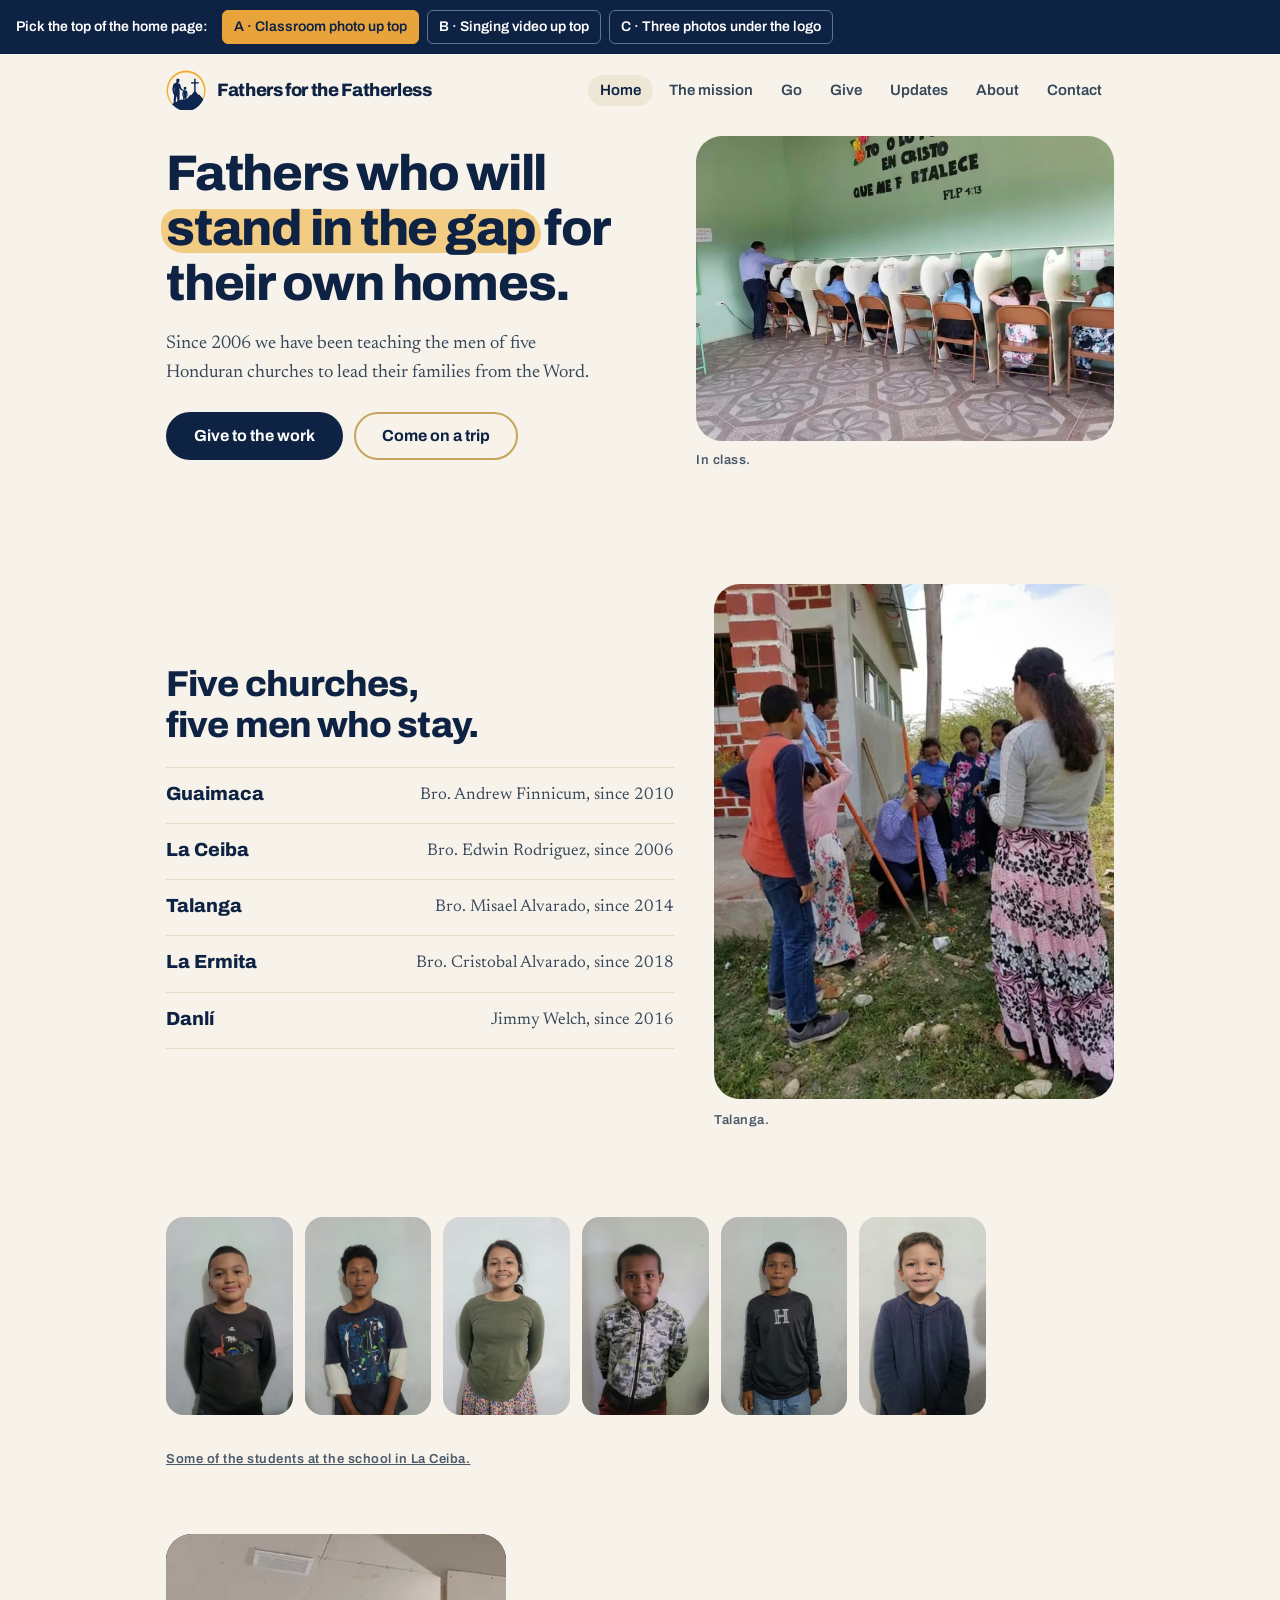
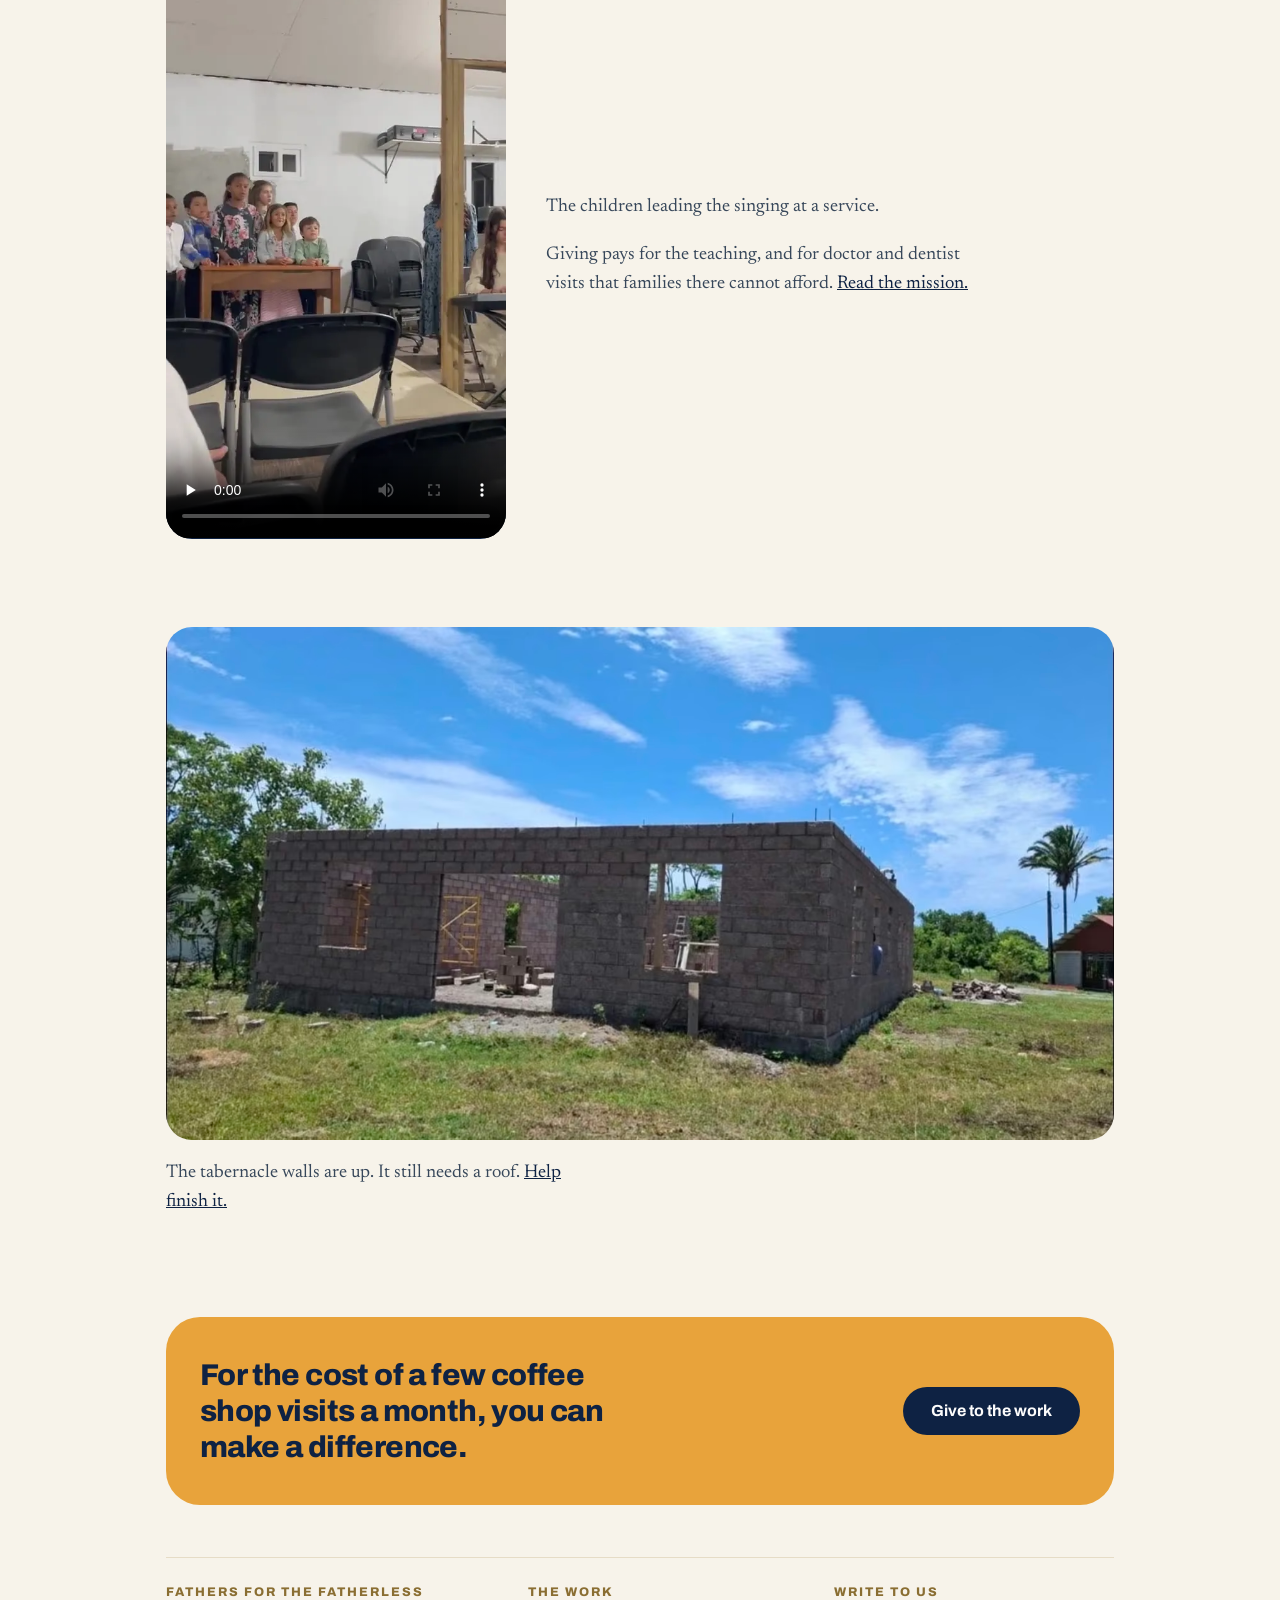
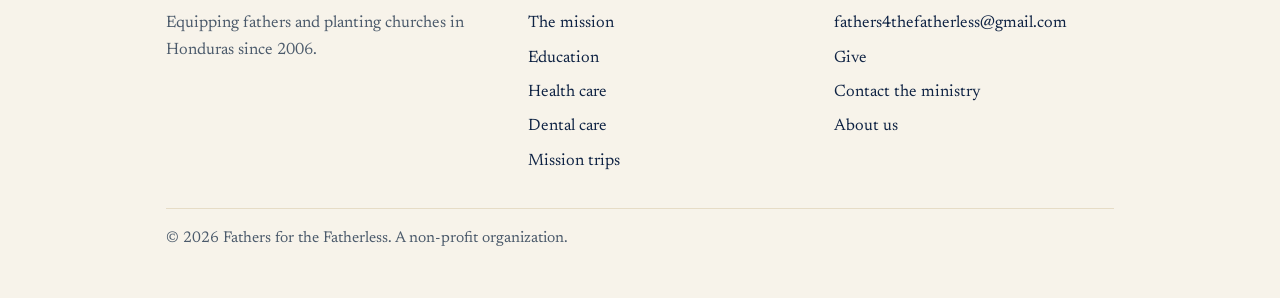
<file: option-a.html>
<!doctype html>
<html lang="en">
<head>
<meta charset="utf-8">
<meta name="viewport" content="width=device-width, initial-scale=1">
<title>Fathers for the Fatherless</title>
<meta name="description" content="Equipping fathers and planting churches in Honduras since 2006.">
<meta name="theme-color" content="#0E2243">
<link rel="canonical" href="https://fathersforthefatherless.org/">
<meta property="og:type" content="website">
<meta property="og:title" content="Fathers for the Fatherless">
<meta property="og:description" content="Equipping fathers and planting churches in Honduras since 2006.">
<meta property="og:image" content="https://fathersforthefatherless.org/images/logo-navy-520.png">
<link rel="icon" href="images/mark-navy-80.png">
<link rel="preconnect" href="https://fonts.googleapis.com"><link rel="preconnect" href="https://fonts.gstatic.com" crossorigin><link rel="stylesheet" href="https://fonts.googleapis.com/css2?family=Archivo:wght@600;700;800&family=Newsreader:opsz,wght@6..72,400;6..72,500&display=swap">
<link rel="stylesheet" href="css/paloma.css">
</head>
<body>
<div style="position:sticky;top:0;z-index:99;background:#0E2243;color:#fff;padding:10px 16px;font:600 14px/1.3 Archivo,system-ui,sans-serif;display:flex;gap:8px;flex-wrap:wrap;align-items:center"><span style="margin-right:6px">Pick the top of the home page:</span><a href="option-a.html" style="color:#0E2243;background:#E8A33B;text-decoration:none;padding:7px 11px;border:1.5px solid #E8A33B;border-radius:6px">A · Classroom photo up top</a><a href="option-b.html" style="color:#fff;background:transparent;text-decoration:none;padding:7px 11px;border:1.5px solid #5D7398;border-radius:6px">B · Singing video up top</a><a href="option-c.html" style="color:#fff;background:transparent;text-decoration:none;padding:7px 11px;border:1.5px solid #5D7398;border-radius:6px">C · Three photos under the logo</a></div>
<a class="skip" href="#main">Skip to content</a>
<svg width="0" height="0" style="position:absolute" aria-hidden="true" focusable="false"><defs>
<symbol id="i-tree" viewBox="0 0 64 80"><g fill="none" stroke="currentColor" stroke-width="3" stroke-linecap="round" stroke-linejoin="round"><path d="M32 74V42"/><path d="M32 74c-5-4-10-6-15-7"/><path d="M32 74c5-4 10-6 15-7"/><path d="M8 38C16 22 48 22 56 38"/><path d="M15 45c6-11 28-11 34 0"/><path d="M32 46l-8-8M32 46l9-9"/></g></symbol>
<symbol id="i-house" viewBox="0 0 64 72"><g fill="none" stroke="currentColor" stroke-width="3" stroke-linecap="round" stroke-linejoin="round"><path d="M6 32 32 10l26 22"/><path d="M13 32v30h38V32"/><path d="M26 62V46h12v16"/></g></symbol>
<symbol id="i-dove" viewBox="0 0 64 56"><g fill="none" stroke="currentColor" stroke-width="3" stroke-linecap="round" stroke-linejoin="round"><path d="M5 40c8-17 26-22 41-15 4 2 9 0 12-5 0 13-8 20-19 22-13 2-26 2-34-2Z"/><path d="M20 33c6-6 15-7 22-3"/></g></symbol>
<symbol id="i-book" viewBox="0 0 64 60"><g fill="none" stroke="currentColor" stroke-width="3" stroke-linecap="round" stroke-linejoin="round"><path d="M32 16c-6-5-16-6-25-4v34c9-2 19-1 25 4"/><path d="M32 16c6-5 16-6 25-4v34c-9-2-19-1-25 4"/><path d="M32 16v34"/></g></symbol>
</defs></svg>
<div class="w">
  <header class="top">
    <a class="mk" href="index.html"><img src="images/mark-navy-80.png" alt="" width="40" height="40">Fathers for the Fatherless</a>
    <nav aria-label="Main"><a href="index.html" aria-current="page">Home</a><a href="mission.html">The mission</a><a href="mission-trips.html">Go</a><a href="give.html">Give</a><a href="updates.html">Updates</a><a href="about.html">About</a><a href="contact.html">Contact</a></nav>
  </header>
</div>
<main id="main">
<div class="w"><div class="hero hero-photo">
  <div>
    <h1>Fathers who will <span class="hl">stand in the gap</span> for their own homes.</h1>
    <p class="lede">Since 2006 we have been teaching the men of five Honduran churches to lead their families from the Word.</p>
    <div class="acts"><a class="btn" href="give.html">Give to the work</a><a class="btn-o" href="mission-trips.html">Come on a trip</a></div>
  </div>
  <figure class="hero-img"><picture><source type="image/avif" srcset="images/field/classroom-720.avif 720w, images/field/classroom-1320.avif 1320w" sizes="(max-width:820px) 100vw, 480px"><source type="image/webp" srcset="images/field/classroom-720.webp 720w, images/field/classroom-1320.webp 1320w" sizes="(max-width:820px) 100vw, 480px"><img src="images/field/classroom-720.jpg" srcset="images/field/classroom-720.jpg 720w, images/field/classroom-1320.jpg 1320w" sizes="(max-width:820px) 100vw, 480px" alt="Students working at their desks in a classroom" width="1320" height="964" loading="lazy" decoding="async"></picture><figcaption>In class.</figcaption></figure>
</div></div>
<section class="sec-loose"><div class="w"><div class="split split-r">
  <div>
    <h2>Five churches, five men who stay.</h2>
    <ul class="churches"><li><b>Guaimaca</b><span>Bro. Andrew Finnicum, since 2010</span></li><li><b>La Ceiba</b><span>Bro. Edwin Rodriguez, since 2006</span></li><li><b>Talanga</b><span>Bro. Misael Alvarado, since 2014</span></li><li><b>La Ermita</b><span>Bro. Cristobal Alvarado, since 2018</span></li><li><b>Danlí</b><span>Jimmy Welch, since 2016</span></li></ul>
  </div>
  <figure class="tall"><picture><source type="image/avif" srcset="images/field/outside-560.avif 560w, images/field/outside-1000.avif 1000w" sizes="(max-width:820px) 100vw, 400px"><source type="image/webp" srcset="images/field/outside-560.webp 560w, images/field/outside-1000.webp 1000w" sizes="(max-width:820px) 100vw, 400px"><img src="images/field/outside-560.jpg" srcset="images/field/outside-560.jpg 560w, images/field/outside-1000.jpg 1000w" sizes="(max-width:820px) 100vw, 400px" alt="Children outside the church in Talanga" width="1000" height="1289" loading="lazy" decoding="async"></picture><figcaption>Talanga.</figcaption></figure>
</div></div></section>
<section class="sec-loose"><div class="w"><figure class="kids kids-row kids-low"><picture><source type="image/avif" srcset="images/field/school-01-320.avif 320w, images/field/school-01-560.avif 560w" sizes="(max-width:820px) 33vw, 130px"><source type="image/webp" srcset="images/field/school-01-320.webp 320w, images/field/school-01-560.webp 560w" sizes="(max-width:820px) 33vw, 130px"><img src="images/field/school-01-320.jpg" srcset="images/field/school-01-320.jpg 320w, images/field/school-01-560.jpg 560w" sizes="(max-width:820px) 33vw, 130px" alt="A student at the school in La Ceiba" width="320" height="500" loading="lazy" decoding="async"></picture><picture><source type="image/avif" srcset="images/field/school-02-320.avif 320w, images/field/school-02-560.avif 560w" sizes="(max-width:820px) 33vw, 130px"><source type="image/webp" srcset="images/field/school-02-320.webp 320w, images/field/school-02-560.webp 560w" sizes="(max-width:820px) 33vw, 130px"><img src="images/field/school-02-320.jpg" srcset="images/field/school-02-320.jpg 320w, images/field/school-02-560.jpg 560w" sizes="(max-width:820px) 33vw, 130px" alt="A student at the school in La Ceiba" width="320" height="500" loading="lazy" decoding="async"></picture><picture><source type="image/avif" srcset="images/field/school-03-320.avif 320w, images/field/school-03-560.avif 560w" sizes="(max-width:820px) 33vw, 130px"><source type="image/webp" srcset="images/field/school-03-320.webp 320w, images/field/school-03-560.webp 560w" sizes="(max-width:820px) 33vw, 130px"><img src="images/field/school-03-320.jpg" srcset="images/field/school-03-320.jpg 320w, images/field/school-03-560.jpg 560w" sizes="(max-width:820px) 33vw, 130px" alt="A student at the school in La Ceiba" width="320" height="500" loading="lazy" decoding="async"></picture><picture><source type="image/avif" srcset="images/field/school-04-320.avif 320w, images/field/school-04-560.avif 560w" sizes="(max-width:820px) 33vw, 130px"><source type="image/webp" srcset="images/field/school-04-320.webp 320w, images/field/school-04-560.webp 560w" sizes="(max-width:820px) 33vw, 130px"><img src="images/field/school-04-320.jpg" srcset="images/field/school-04-320.jpg 320w, images/field/school-04-560.jpg 560w" sizes="(max-width:820px) 33vw, 130px" alt="A student at the school in La Ceiba" width="320" height="500" loading="lazy" decoding="async"></picture><picture><source type="image/avif" srcset="images/field/school-05-320.avif 320w, images/field/school-05-560.avif 560w" sizes="(max-width:820px) 33vw, 130px"><source type="image/webp" srcset="images/field/school-05-320.webp 320w, images/field/school-05-560.webp 560w" sizes="(max-width:820px) 33vw, 130px"><img src="images/field/school-05-320.jpg" srcset="images/field/school-05-320.jpg 320w, images/field/school-05-560.jpg 560w" sizes="(max-width:820px) 33vw, 130px" alt="A student at the school in La Ceiba" width="320" height="500" loading="lazy" decoding="async"></picture><picture><source type="image/avif" srcset="images/field/school-06-320.avif 320w, images/field/school-06-560.avif 560w" sizes="(max-width:820px) 33vw, 130px"><source type="image/webp" srcset="images/field/school-06-320.webp 320w, images/field/school-06-560.webp 560w" sizes="(max-width:820px) 33vw, 130px"><img src="images/field/school-06-320.jpg" srcset="images/field/school-06-320.jpg 320w, images/field/school-06-560.jpg 560w" sizes="(max-width:820px) 33vw, 130px" alt="A student at the school in La Ceiba" width="320" height="500" loading="lazy" decoding="async"></picture><figcaption><a href="education.html">Some of the students at the school in La Ceiba.</a></figcaption></figure></div></section>
<section class="sec-loose"><div class="w"><div class="split">
  <figure class="vid"><video controls playsinline preload="none" poster="images/field/church-service-poster-540.webp" width="540" height="960"><source src="images/field/church-service.mp4" type="video/mp4"></video></figure>
  <div>
    <p class="lede">The children leading the singing at a service.</p>
    <p class="lede">Giving pays for the teaching, and for doctor and dentist visits that families there cannot afford. <a href="mission.html">Read the mission.</a></p>
  </div>
</div></div></section>
<section class="sec-loose"><div class="w">
  <figure class="wide"><picture><source type="image/avif" srcset="images/field/tabernacle-720.avif 720w, images/field/tabernacle-1320.avif 1320w" sizes="(max-width:1050px) 100vw, 1000px"><source type="image/webp" srcset="images/field/tabernacle-720.webp 720w, images/field/tabernacle-1320.webp 1320w" sizes="(max-width:1050px) 100vw, 1000px"><img src="images/field/tabernacle-720.jpg" srcset="images/field/tabernacle-720.jpg 720w, images/field/tabernacle-1320.jpg 1320w" sizes="(max-width:1050px) 100vw, 1000px" alt="The tabernacle under construction: block walls up, no roof yet" width="1320" height="714" loading="lazy" decoding="async"></picture></figure>
  <p class="lede" style="margin-top:18px">The tabernacle walls are up. It still needs a roof. <a href="give.html#tabernacle">Help finish it.</a></p>
</div></section>
<section class="sec"><div class="w"><div class="ask"><p>For the cost of a few coffee shop visits a month, you can make a difference.</p>
<a class="btn" href="give.html">Give to the work</a></div></div></section>
</main>
<div class="w">
  <footer class="ft">
    <div>
      <h5>Fathers for the Fatherless</h5>
      <p>Equipping fathers and planting churches in Honduras since 2006.</p>
    </div>
    <div><h5>The work</h5><ul>
      <li><a href="mission.html">The mission</a></li>
      <li><a href="education.html">Education</a></li>
      <li><a href="health-care.html">Health care</a></li>
      <li><a href="dental-care.html">Dental care</a></li>
      <li><a href="mission-trips.html">Mission trips</a></li>
    </ul></div>
    <div><h5>Write to us</h5><ul>
      <li><a href="mailto:fathers4thefatherless@gmail.com">fathers4thefatherless@gmail.com</a></li>
      <li><a href="give.html">Give</a></li>
      <li><a href="contact.html">Contact the ministry</a></li>
      <li><a href="about.html">About us</a></li>
    </ul></div>
    <p class="fine">&copy; 2026 Fathers for the Fatherless. A non-profit organization.</p>
  </footer>
</div>
</body>
</html>
</file>
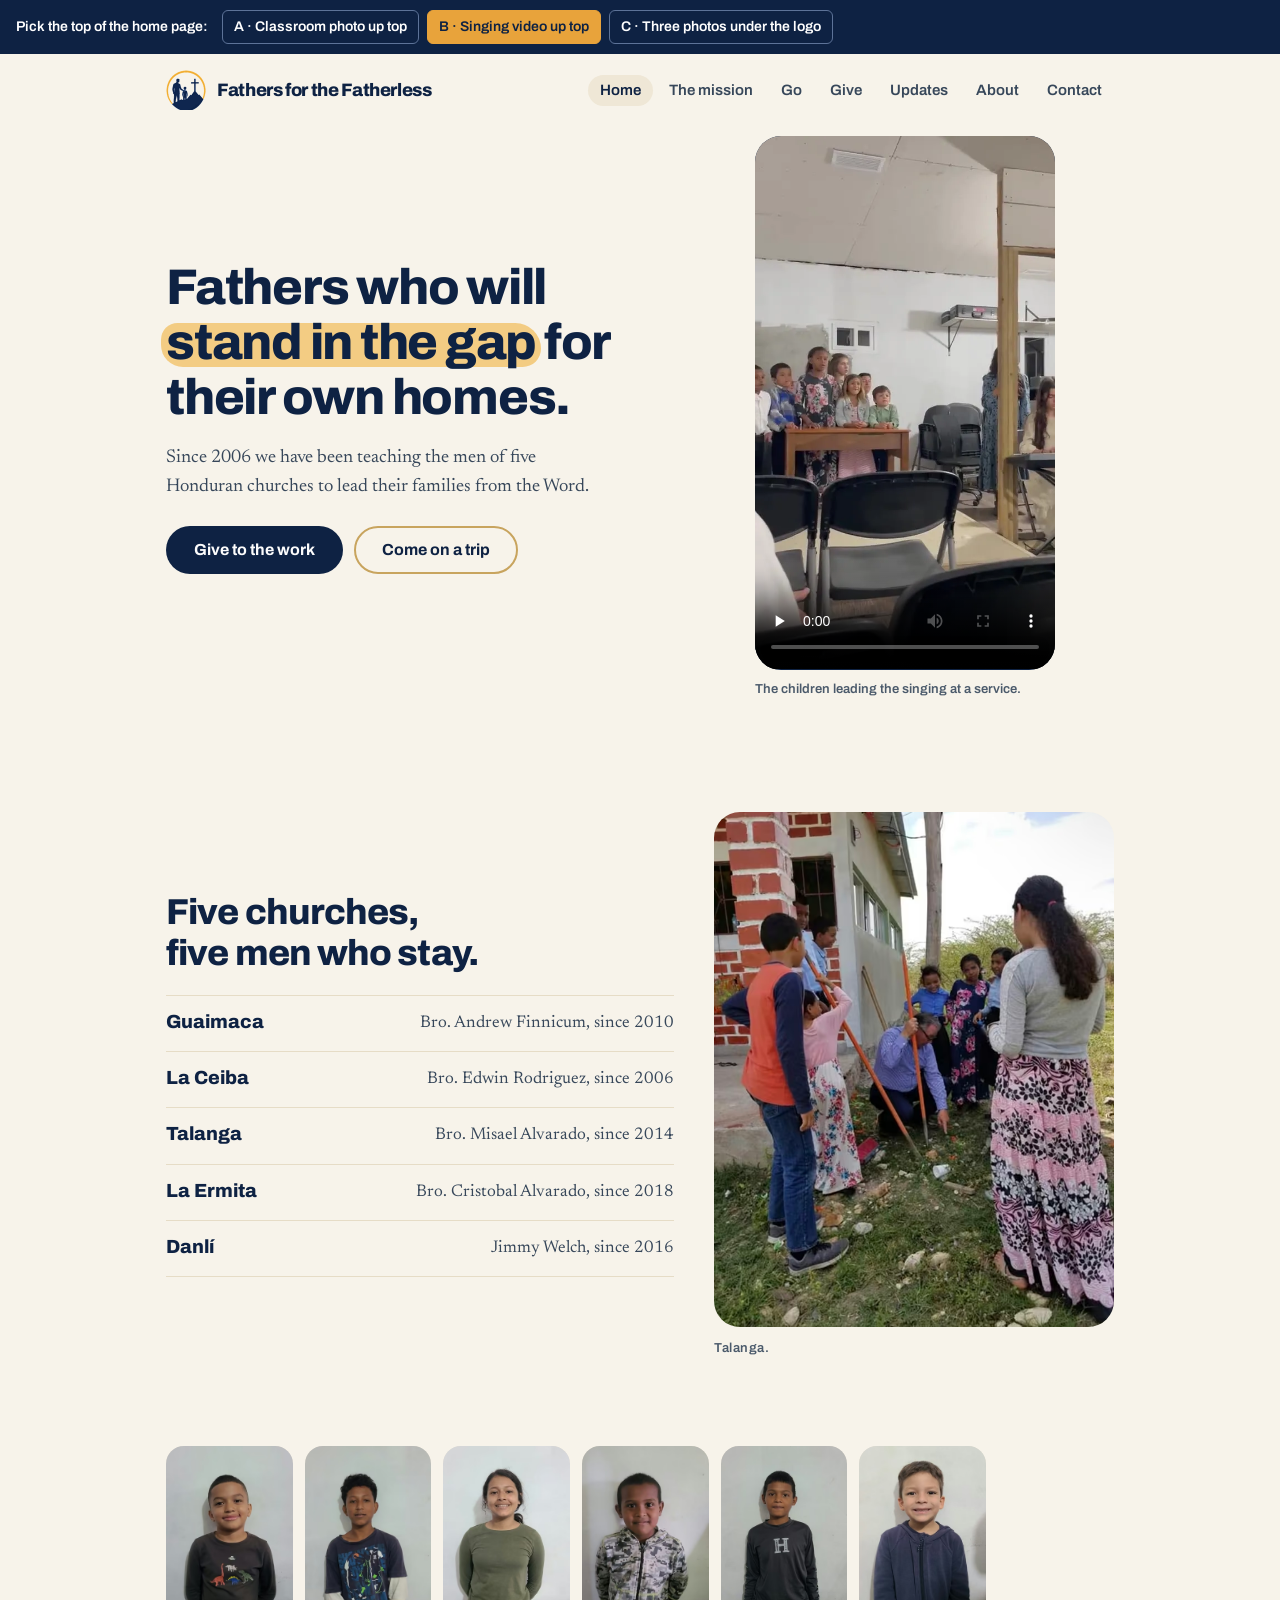
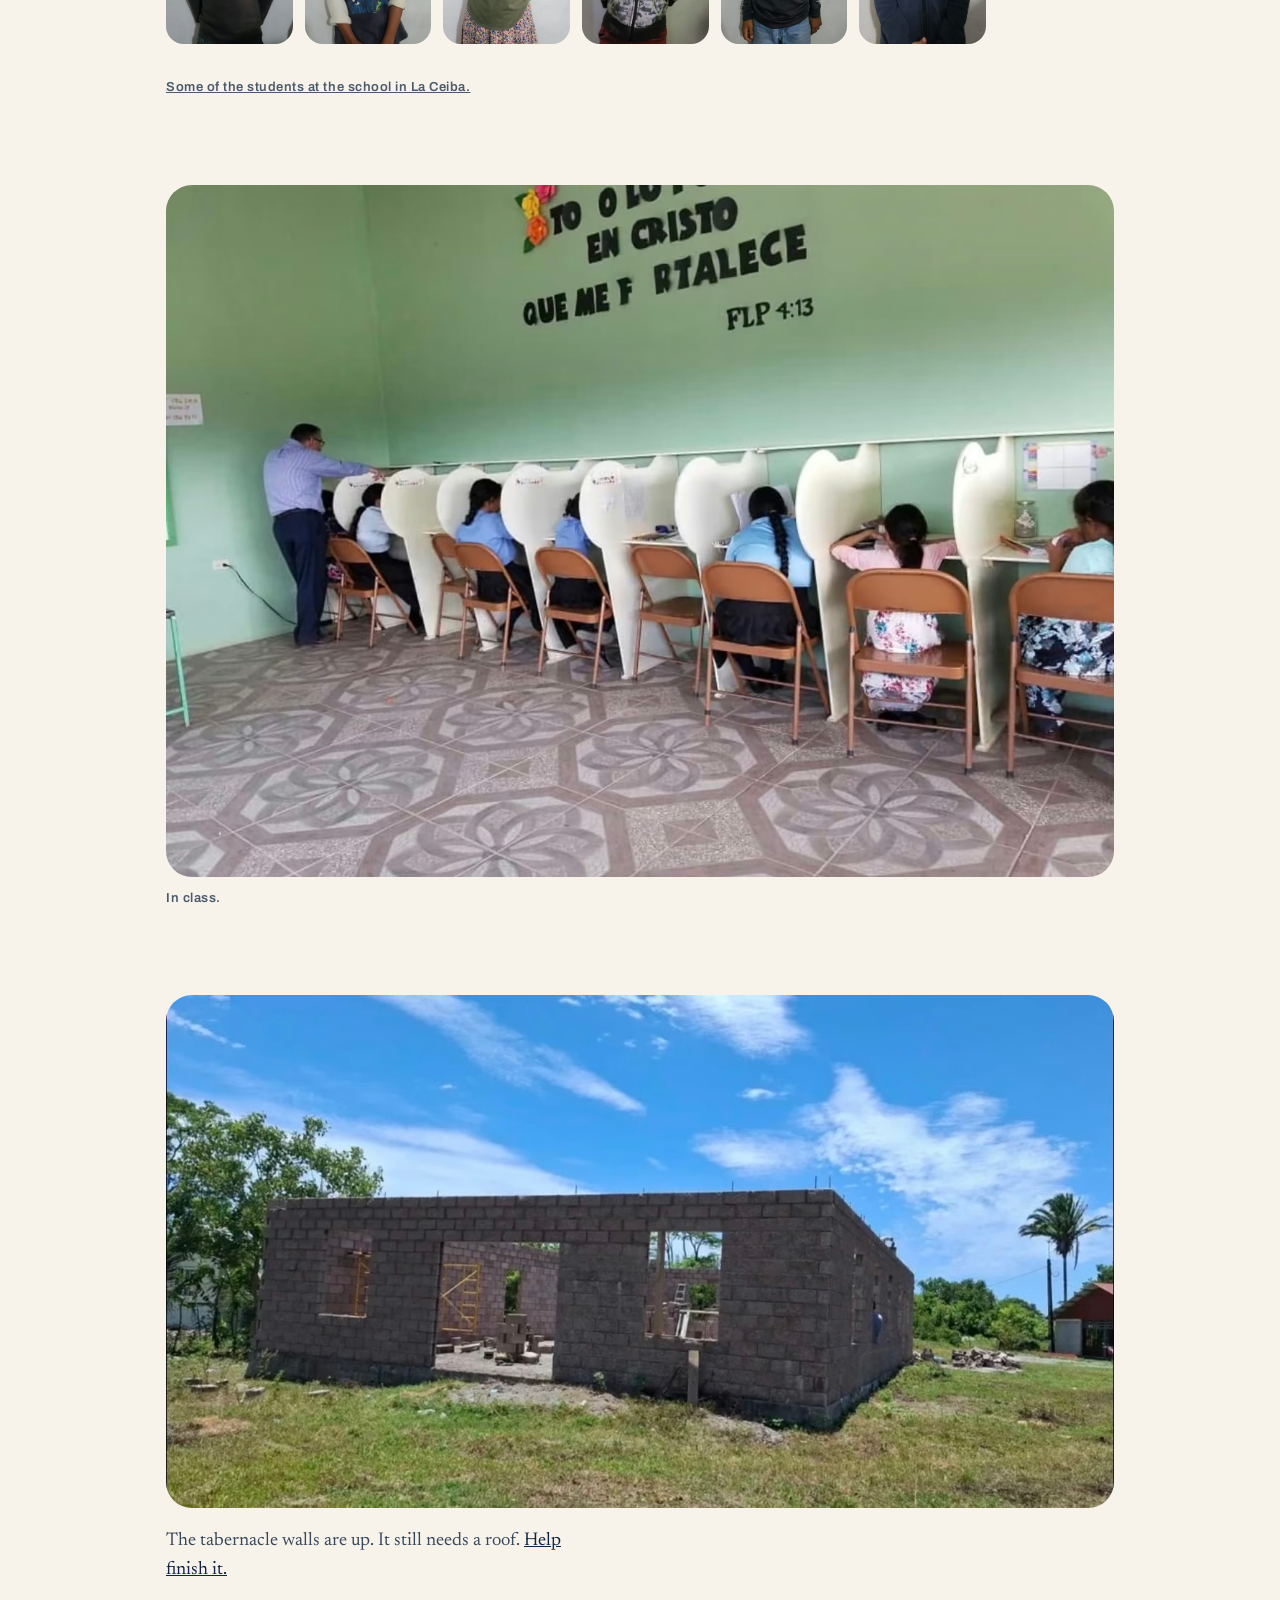
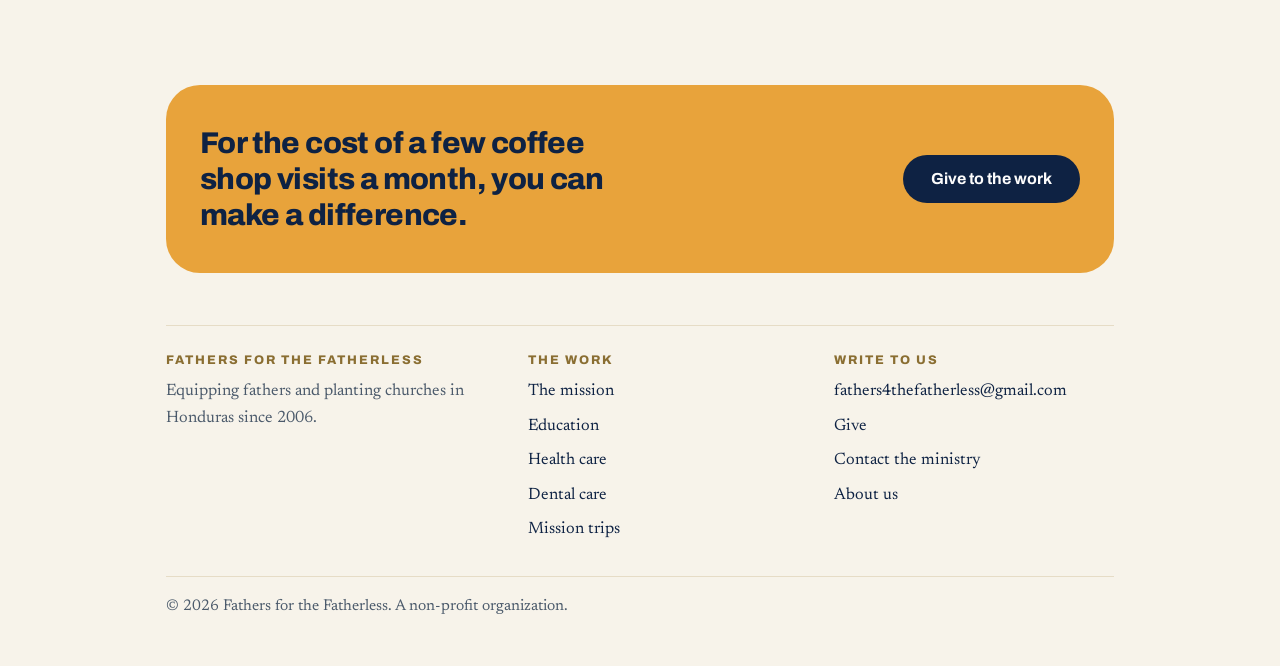
<file: option-b.html>
<!doctype html>
<html lang="en">
<head>
<meta charset="utf-8">
<meta name="viewport" content="width=device-width, initial-scale=1">
<title>Fathers for the Fatherless</title>
<meta name="description" content="Equipping fathers and planting churches in Honduras since 2006.">
<meta name="theme-color" content="#0E2243">
<link rel="canonical" href="https://fathersforthefatherless.org/">
<meta property="og:type" content="website">
<meta property="og:title" content="Fathers for the Fatherless">
<meta property="og:description" content="Equipping fathers and planting churches in Honduras since 2006.">
<meta property="og:image" content="https://fathersforthefatherless.org/images/logo-navy-520.png">
<link rel="icon" href="images/mark-navy-80.png">
<link rel="preconnect" href="https://fonts.googleapis.com"><link rel="preconnect" href="https://fonts.gstatic.com" crossorigin><link rel="stylesheet" href="https://fonts.googleapis.com/css2?family=Archivo:wght@600;700;800&family=Newsreader:opsz,wght@6..72,400;6..72,500&display=swap">
<link rel="stylesheet" href="css/paloma.css">
</head>
<body>
<div style="position:sticky;top:0;z-index:99;background:#0E2243;color:#fff;padding:10px 16px;font:600 14px/1.3 Archivo,system-ui,sans-serif;display:flex;gap:8px;flex-wrap:wrap;align-items:center"><span style="margin-right:6px">Pick the top of the home page:</span><a href="option-a.html" style="color:#fff;background:transparent;text-decoration:none;padding:7px 11px;border:1.5px solid #5D7398;border-radius:6px">A · Classroom photo up top</a><a href="option-b.html" style="color:#0E2243;background:#E8A33B;text-decoration:none;padding:7px 11px;border:1.5px solid #E8A33B;border-radius:6px">B · Singing video up top</a><a href="option-c.html" style="color:#fff;background:transparent;text-decoration:none;padding:7px 11px;border:1.5px solid #5D7398;border-radius:6px">C · Three photos under the logo</a></div>
<a class="skip" href="#main">Skip to content</a>
<svg width="0" height="0" style="position:absolute" aria-hidden="true" focusable="false"><defs>
<symbol id="i-tree" viewBox="0 0 64 80"><g fill="none" stroke="currentColor" stroke-width="3" stroke-linecap="round" stroke-linejoin="round"><path d="M32 74V42"/><path d="M32 74c-5-4-10-6-15-7"/><path d="M32 74c5-4 10-6 15-7"/><path d="M8 38C16 22 48 22 56 38"/><path d="M15 45c6-11 28-11 34 0"/><path d="M32 46l-8-8M32 46l9-9"/></g></symbol>
<symbol id="i-house" viewBox="0 0 64 72"><g fill="none" stroke="currentColor" stroke-width="3" stroke-linecap="round" stroke-linejoin="round"><path d="M6 32 32 10l26 22"/><path d="M13 32v30h38V32"/><path d="M26 62V46h12v16"/></g></symbol>
<symbol id="i-dove" viewBox="0 0 64 56"><g fill="none" stroke="currentColor" stroke-width="3" stroke-linecap="round" stroke-linejoin="round"><path d="M5 40c8-17 26-22 41-15 4 2 9 0 12-5 0 13-8 20-19 22-13 2-26 2-34-2Z"/><path d="M20 33c6-6 15-7 22-3"/></g></symbol>
<symbol id="i-book" viewBox="0 0 64 60"><g fill="none" stroke="currentColor" stroke-width="3" stroke-linecap="round" stroke-linejoin="round"><path d="M32 16c-6-5-16-6-25-4v34c9-2 19-1 25 4"/><path d="M32 16c6-5 16-6 25-4v34c-9-2-19-1-25 4"/><path d="M32 16v34"/></g></symbol>
</defs></svg>
<div class="w">
  <header class="top">
    <a class="mk" href="index.html"><img src="images/mark-navy-80.png" alt="" width="40" height="40">Fathers for the Fatherless</a>
    <nav aria-label="Main"><a href="index.html" aria-current="page">Home</a><a href="mission.html">The mission</a><a href="mission-trips.html">Go</a><a href="give.html">Give</a><a href="updates.html">Updates</a><a href="about.html">About</a><a href="contact.html">Contact</a></nav>
  </header>
</div>
<main id="main">
<div class="w"><div class="hero hero-vid">
  <div>
    <h1>Fathers who will <span class="hl">stand in the gap</span> for their own homes.</h1>
    <p class="lede">Since 2006 we have been teaching the men of five Honduran churches to lead their families from the Word.</p>
    <div class="acts"><a class="btn" href="give.html">Give to the work</a><a class="btn-o" href="mission-trips.html">Come on a trip</a></div>
  </div>
  <div class="hero-v"><figure class="vid"><video controls playsinline preload="none" poster="images/field/church-service-poster-540.webp" width="540" height="960"><source src="images/field/church-service.mp4" type="video/mp4"></video></figure><p class="cap-v">The children leading the singing at a service.</p></div>
</div></div>
<section class="sec-loose"><div class="w"><div class="split split-r">
  <div>
    <h2>Five churches, five men who stay.</h2>
    <ul class="churches"><li><b>Guaimaca</b><span>Bro. Andrew Finnicum, since 2010</span></li><li><b>La Ceiba</b><span>Bro. Edwin Rodriguez, since 2006</span></li><li><b>Talanga</b><span>Bro. Misael Alvarado, since 2014</span></li><li><b>La Ermita</b><span>Bro. Cristobal Alvarado, since 2018</span></li><li><b>Danlí</b><span>Jimmy Welch, since 2016</span></li></ul>
  </div>
  <figure class="tall"><picture><source type="image/avif" srcset="images/field/outside-560.avif 560w, images/field/outside-1000.avif 1000w" sizes="(max-width:820px) 100vw, 400px"><source type="image/webp" srcset="images/field/outside-560.webp 560w, images/field/outside-1000.webp 1000w" sizes="(max-width:820px) 100vw, 400px"><img src="images/field/outside-560.jpg" srcset="images/field/outside-560.jpg 560w, images/field/outside-1000.jpg 1000w" sizes="(max-width:820px) 100vw, 400px" alt="Children outside the church in Talanga" width="1000" height="1289" loading="lazy" decoding="async"></picture><figcaption>Talanga.</figcaption></figure>
</div></div></section>
<section class="sec-loose"><div class="w"><figure class="kids kids-row kids-low"><picture><source type="image/avif" srcset="images/field/school-01-320.avif 320w, images/field/school-01-560.avif 560w" sizes="(max-width:820px) 33vw, 130px"><source type="image/webp" srcset="images/field/school-01-320.webp 320w, images/field/school-01-560.webp 560w" sizes="(max-width:820px) 33vw, 130px"><img src="images/field/school-01-320.jpg" srcset="images/field/school-01-320.jpg 320w, images/field/school-01-560.jpg 560w" sizes="(max-width:820px) 33vw, 130px" alt="A student at the school in La Ceiba" width="320" height="500" loading="lazy" decoding="async"></picture><picture><source type="image/avif" srcset="images/field/school-02-320.avif 320w, images/field/school-02-560.avif 560w" sizes="(max-width:820px) 33vw, 130px"><source type="image/webp" srcset="images/field/school-02-320.webp 320w, images/field/school-02-560.webp 560w" sizes="(max-width:820px) 33vw, 130px"><img src="images/field/school-02-320.jpg" srcset="images/field/school-02-320.jpg 320w, images/field/school-02-560.jpg 560w" sizes="(max-width:820px) 33vw, 130px" alt="A student at the school in La Ceiba" width="320" height="500" loading="lazy" decoding="async"></picture><picture><source type="image/avif" srcset="images/field/school-03-320.avif 320w, images/field/school-03-560.avif 560w" sizes="(max-width:820px) 33vw, 130px"><source type="image/webp" srcset="images/field/school-03-320.webp 320w, images/field/school-03-560.webp 560w" sizes="(max-width:820px) 33vw, 130px"><img src="images/field/school-03-320.jpg" srcset="images/field/school-03-320.jpg 320w, images/field/school-03-560.jpg 560w" sizes="(max-width:820px) 33vw, 130px" alt="A student at the school in La Ceiba" width="320" height="500" loading="lazy" decoding="async"></picture><picture><source type="image/avif" srcset="images/field/school-04-320.avif 320w, images/field/school-04-560.avif 560w" sizes="(max-width:820px) 33vw, 130px"><source type="image/webp" srcset="images/field/school-04-320.webp 320w, images/field/school-04-560.webp 560w" sizes="(max-width:820px) 33vw, 130px"><img src="images/field/school-04-320.jpg" srcset="images/field/school-04-320.jpg 320w, images/field/school-04-560.jpg 560w" sizes="(max-width:820px) 33vw, 130px" alt="A student at the school in La Ceiba" width="320" height="500" loading="lazy" decoding="async"></picture><picture><source type="image/avif" srcset="images/field/school-05-320.avif 320w, images/field/school-05-560.avif 560w" sizes="(max-width:820px) 33vw, 130px"><source type="image/webp" srcset="images/field/school-05-320.webp 320w, images/field/school-05-560.webp 560w" sizes="(max-width:820px) 33vw, 130px"><img src="images/field/school-05-320.jpg" srcset="images/field/school-05-320.jpg 320w, images/field/school-05-560.jpg 560w" sizes="(max-width:820px) 33vw, 130px" alt="A student at the school in La Ceiba" width="320" height="500" loading="lazy" decoding="async"></picture><picture><source type="image/avif" srcset="images/field/school-06-320.avif 320w, images/field/school-06-560.avif 560w" sizes="(max-width:820px) 33vw, 130px"><source type="image/webp" srcset="images/field/school-06-320.webp 320w, images/field/school-06-560.webp 560w" sizes="(max-width:820px) 33vw, 130px"><img src="images/field/school-06-320.jpg" srcset="images/field/school-06-320.jpg 320w, images/field/school-06-560.jpg 560w" sizes="(max-width:820px) 33vw, 130px" alt="A student at the school in La Ceiba" width="320" height="500" loading="lazy" decoding="async"></picture><figcaption><a href="education.html">Some of the students at the school in La Ceiba.</a></figcaption></figure></div></section>
<section class="sec-loose"><div class="w">
  <figure class="wide"><picture><source type="image/avif" srcset="images/field/classroom-720.avif 720w, images/field/classroom-1320.avif 1320w" sizes="(max-width:1050px) 100vw, 1000px"><source type="image/webp" srcset="images/field/classroom-720.webp 720w, images/field/classroom-1320.webp 1320w" sizes="(max-width:1050px) 100vw, 1000px"><img src="images/field/classroom-720.jpg" srcset="images/field/classroom-720.jpg 720w, images/field/classroom-1320.jpg 1320w" sizes="(max-width:1050px) 100vw, 1000px" alt="Students working at their desks in a classroom" width="1320" height="964" loading="lazy" decoding="async"></picture><figcaption>In class.</figcaption></figure>
</div></section>
<section class="sec-loose"><div class="w">
  <figure class="wide"><picture><source type="image/avif" srcset="images/field/tabernacle-720.avif 720w, images/field/tabernacle-1320.avif 1320w" sizes="(max-width:1050px) 100vw, 1000px"><source type="image/webp" srcset="images/field/tabernacle-720.webp 720w, images/field/tabernacle-1320.webp 1320w" sizes="(max-width:1050px) 100vw, 1000px"><img src="images/field/tabernacle-720.jpg" srcset="images/field/tabernacle-720.jpg 720w, images/field/tabernacle-1320.jpg 1320w" sizes="(max-width:1050px) 100vw, 1000px" alt="The tabernacle under construction: block walls up, no roof yet" width="1320" height="714" loading="lazy" decoding="async"></picture></figure>
  <p class="lede" style="margin-top:18px">The tabernacle walls are up. It still needs a roof. <a href="give.html#tabernacle">Help finish it.</a></p>
</div></section>
<section class="sec"><div class="w"><div class="ask"><p>For the cost of a few coffee shop visits a month, you can make a difference.</p>
<a class="btn" href="give.html">Give to the work</a></div></div></section>
</main>
<div class="w">
  <footer class="ft">
    <div>
      <h5>Fathers for the Fatherless</h5>
      <p>Equipping fathers and planting churches in Honduras since 2006.</p>
    </div>
    <div><h5>The work</h5><ul>
      <li><a href="mission.html">The mission</a></li>
      <li><a href="education.html">Education</a></li>
      <li><a href="health-care.html">Health care</a></li>
      <li><a href="dental-care.html">Dental care</a></li>
      <li><a href="mission-trips.html">Mission trips</a></li>
    </ul></div>
    <div><h5>Write to us</h5><ul>
      <li><a href="mailto:fathers4thefatherless@gmail.com">fathers4thefatherless@gmail.com</a></li>
      <li><a href="give.html">Give</a></li>
      <li><a href="contact.html">Contact the ministry</a></li>
      <li><a href="about.html">About us</a></li>
    </ul></div>
    <p class="fine">&copy; 2026 Fathers for the Fatherless. A non-profit organization.</p>
  </footer>
</div>
</body>
</html>
</file>
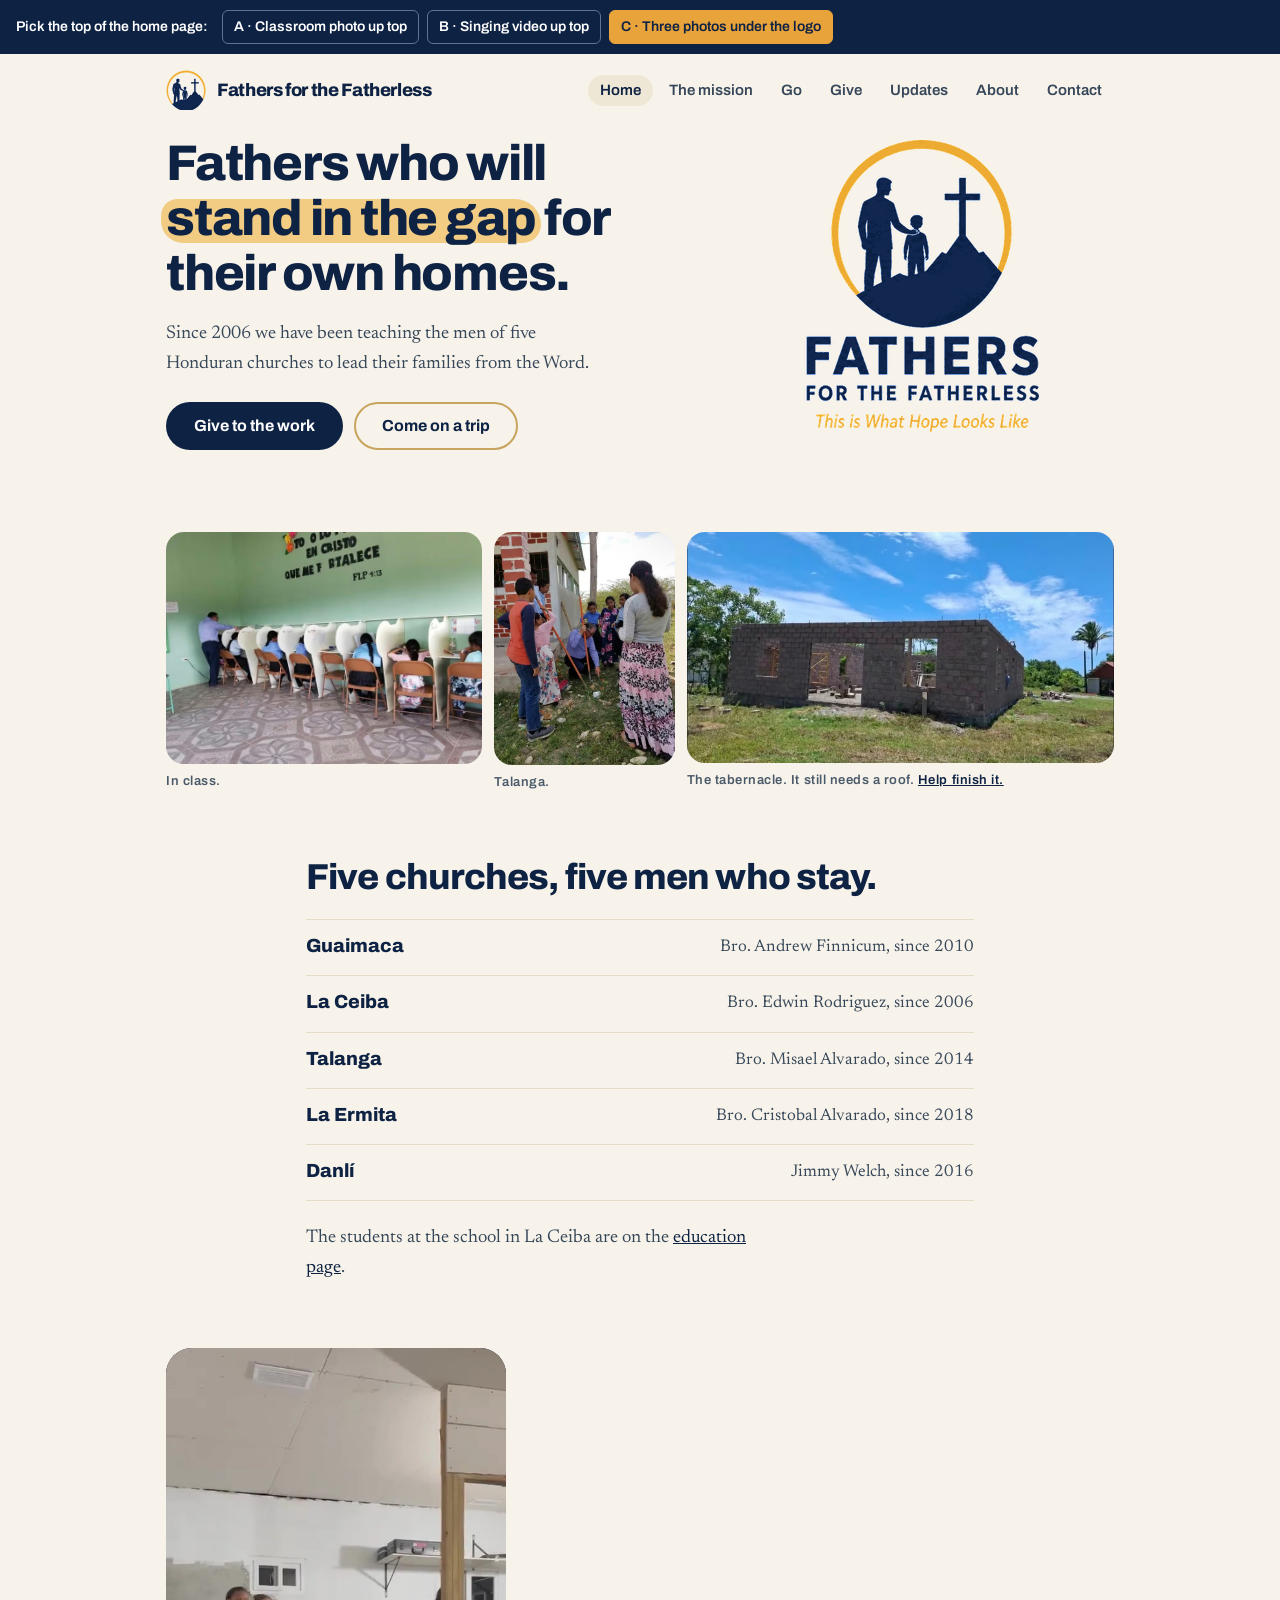
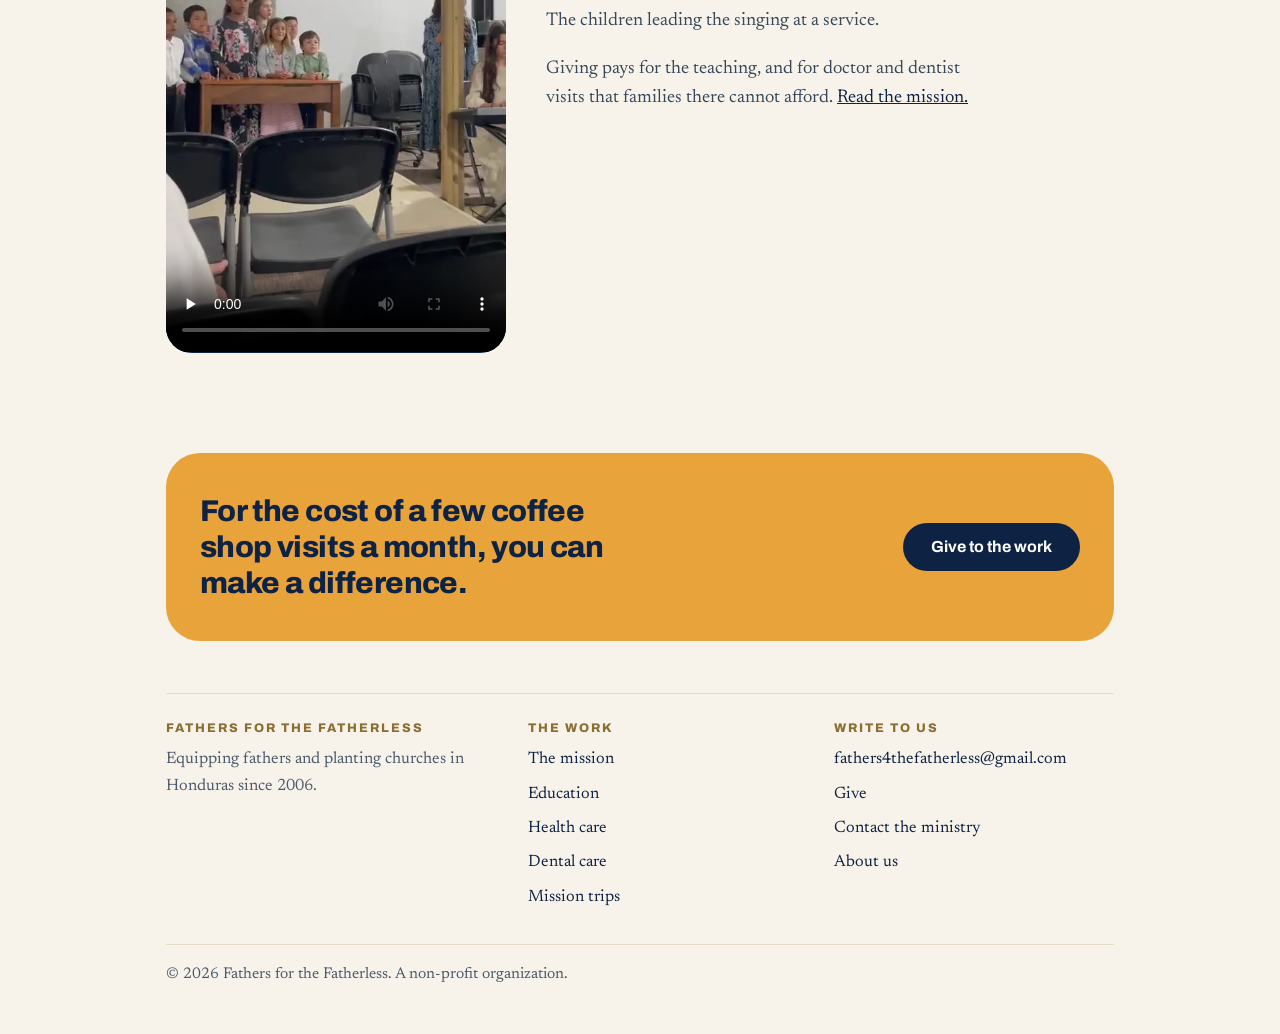
<file: option-c.html>
<!doctype html>
<html lang="en">
<head>
<meta charset="utf-8">
<meta name="viewport" content="width=device-width, initial-scale=1">
<title>Fathers for the Fatherless</title>
<meta name="description" content="Equipping fathers and planting churches in Honduras since 2006.">
<meta name="theme-color" content="#0E2243">
<link rel="canonical" href="https://fathersforthefatherless.org/">
<meta property="og:type" content="website">
<meta property="og:title" content="Fathers for the Fatherless">
<meta property="og:description" content="Equipping fathers and planting churches in Honduras since 2006.">
<meta property="og:image" content="https://fathersforthefatherless.org/images/logo-navy-520.png">
<link rel="icon" href="images/mark-navy-80.png">
<link rel="preconnect" href="https://fonts.googleapis.com"><link rel="preconnect" href="https://fonts.gstatic.com" crossorigin><link rel="stylesheet" href="https://fonts.googleapis.com/css2?family=Archivo:wght@600;700;800&family=Newsreader:opsz,wght@6..72,400;6..72,500&display=swap">
<link rel="stylesheet" href="css/paloma.css">
</head>
<body>
<div style="position:sticky;top:0;z-index:99;background:#0E2243;color:#fff;padding:10px 16px;font:600 14px/1.3 Archivo,system-ui,sans-serif;display:flex;gap:8px;flex-wrap:wrap;align-items:center"><span style="margin-right:6px">Pick the top of the home page:</span><a href="option-a.html" style="color:#fff;background:transparent;text-decoration:none;padding:7px 11px;border:1.5px solid #5D7398;border-radius:6px">A · Classroom photo up top</a><a href="option-b.html" style="color:#fff;background:transparent;text-decoration:none;padding:7px 11px;border:1.5px solid #5D7398;border-radius:6px">B · Singing video up top</a><a href="option-c.html" style="color:#0E2243;background:#E8A33B;text-decoration:none;padding:7px 11px;border:1.5px solid #E8A33B;border-radius:6px">C · Three photos under the logo</a></div>
<a class="skip" href="#main">Skip to content</a>
<svg width="0" height="0" style="position:absolute" aria-hidden="true" focusable="false"><defs>
<symbol id="i-tree" viewBox="0 0 64 80"><g fill="none" stroke="currentColor" stroke-width="3" stroke-linecap="round" stroke-linejoin="round"><path d="M32 74V42"/><path d="M32 74c-5-4-10-6-15-7"/><path d="M32 74c5-4 10-6 15-7"/><path d="M8 38C16 22 48 22 56 38"/><path d="M15 45c6-11 28-11 34 0"/><path d="M32 46l-8-8M32 46l9-9"/></g></symbol>
<symbol id="i-house" viewBox="0 0 64 72"><g fill="none" stroke="currentColor" stroke-width="3" stroke-linecap="round" stroke-linejoin="round"><path d="M6 32 32 10l26 22"/><path d="M13 32v30h38V32"/><path d="M26 62V46h12v16"/></g></symbol>
<symbol id="i-dove" viewBox="0 0 64 56"><g fill="none" stroke="currentColor" stroke-width="3" stroke-linecap="round" stroke-linejoin="round"><path d="M5 40c8-17 26-22 41-15 4 2 9 0 12-5 0 13-8 20-19 22-13 2-26 2-34-2Z"/><path d="M20 33c6-6 15-7 22-3"/></g></symbol>
<symbol id="i-book" viewBox="0 0 64 60"><g fill="none" stroke="currentColor" stroke-width="3" stroke-linecap="round" stroke-linejoin="round"><path d="M32 16c-6-5-16-6-25-4v34c9-2 19-1 25 4"/><path d="M32 16c6-5 16-6 25-4v34c-9-2-19-1-25 4"/><path d="M32 16v34"/></g></symbol>
</defs></svg>
<div class="w">
  <header class="top">
    <a class="mk" href="index.html"><img src="images/mark-navy-80.png" alt="" width="40" height="40">Fathers for the Fatherless</a>
    <nav aria-label="Main"><a href="index.html" aria-current="page">Home</a><a href="mission.html">The mission</a><a href="mission-trips.html">Go</a><a href="give.html">Give</a><a href="updates.html">Updates</a><a href="about.html">About</a><a href="contact.html">Contact</a></nav>
  </header>
</div>
<main id="main">
<div class="w"><div class="hero">
  <div>
    <h1>Fathers who will <span class="hl">stand in the gap</span> for their own homes.</h1>
    <p class="lede">Since 2006 we have been teaching the men of five Honduran churches to lead their families from the Word.</p>
    <div class="acts"><a class="btn" href="give.html">Give to the work</a><a class="btn-o" href="mission-trips.html">Come on a trip</a></div>
  </div>
  <div class="lg"><img src="images/logo-navy-268.png" srcset="images/logo-navy-268.png 1x, images/logo-navy-520.png 2x" alt="Fathers for the Fatherless. This is What Hope Looks Like." width="268" height="295" fetchpriority="high"></div>
</div></div>
<section class="sec-tight"><div class="w"><figure class="candid"><div><picture><source type="image/avif" srcset="images/field/classroom-720.avif 720w, images/field/classroom-1320.avif 1320w" sizes="(max-width:820px) 100vw, 360px"><source type="image/webp" srcset="images/field/classroom-720.webp 720w, images/field/classroom-1320.webp 1320w" sizes="(max-width:820px) 100vw, 360px"><img src="images/field/classroom-720.jpg" srcset="images/field/classroom-720.jpg 720w, images/field/classroom-1320.jpg 1320w" sizes="(max-width:820px) 100vw, 360px" alt="Students working at their desks in a classroom" width="1320" height="964" loading="lazy" decoding="async"></picture><figcaption>In class.</figcaption></div><div><picture><source type="image/avif" srcset="images/field/outside-560.avif 560w, images/field/outside-1000.avif 1000w" sizes="(max-width:820px) 100vw, 210px"><source type="image/webp" srcset="images/field/outside-560.webp 560w, images/field/outside-1000.webp 1000w" sizes="(max-width:820px) 100vw, 210px"><img src="images/field/outside-560.jpg" srcset="images/field/outside-560.jpg 560w, images/field/outside-1000.jpg 1000w" sizes="(max-width:820px) 100vw, 210px" alt="Children outside the church in Talanga" width="1000" height="1289" loading="lazy" decoding="async"></picture><figcaption>Talanga.</figcaption></div><div><picture><source type="image/avif" srcset="images/field/tabernacle-720.avif 720w, images/field/tabernacle-1320.avif 1320w" sizes="(max-width:820px) 100vw, 480px"><source type="image/webp" srcset="images/field/tabernacle-720.webp 720w, images/field/tabernacle-1320.webp 1320w" sizes="(max-width:820px) 100vw, 480px"><img src="images/field/tabernacle-720.jpg" srcset="images/field/tabernacle-720.jpg 720w, images/field/tabernacle-1320.jpg 1320w" sizes="(max-width:820px) 100vw, 480px" alt="The tabernacle under construction: block walls up, no roof yet" width="1320" height="714" loading="lazy" decoding="async"></picture><figcaption>The tabernacle. It still needs a roof. <a href="give.html#tabernacle">Help finish it.</a></figcaption></div></figure></div></section>
<section class="sec-loose"><div class="w narrow">
  <h2>Five churches, five men who stay.</h2>
  <ul class="churches"><li><b>Guaimaca</b><span>Bro. Andrew Finnicum, since 2010</span></li><li><b>La Ceiba</b><span>Bro. Edwin Rodriguez, since 2006</span></li><li><b>Talanga</b><span>Bro. Misael Alvarado, since 2014</span></li><li><b>La Ermita</b><span>Bro. Cristobal Alvarado, since 2018</span></li><li><b>Danlí</b><span>Jimmy Welch, since 2016</span></li></ul>
  <p class="lede" style="margin-top:22px">The students at the school in La Ceiba are on the <a href="education.html">education page</a>.</p>
</div></section>
<section class="sec-loose"><div class="w"><div class="split">
  <figure class="vid"><video controls playsinline preload="none" poster="images/field/church-service-poster-540.webp" width="540" height="960"><source src="images/field/church-service.mp4" type="video/mp4"></video></figure>
  <div>
    <p class="lede">The children leading the singing at a service.</p>
    <p class="lede">Giving pays for the teaching, and for doctor and dentist visits that families there cannot afford. <a href="mission.html">Read the mission.</a></p>
  </div>
</div></div></section>
<section class="sec"><div class="w"><div class="ask"><p>For the cost of a few coffee shop visits a month, you can make a difference.</p>
<a class="btn" href="give.html">Give to the work</a></div></div></section>
</main>
<div class="w">
  <footer class="ft">
    <div>
      <h5>Fathers for the Fatherless</h5>
      <p>Equipping fathers and planting churches in Honduras since 2006.</p>
    </div>
    <div><h5>The work</h5><ul>
      <li><a href="mission.html">The mission</a></li>
      <li><a href="education.html">Education</a></li>
      <li><a href="health-care.html">Health care</a></li>
      <li><a href="dental-care.html">Dental care</a></li>
      <li><a href="mission-trips.html">Mission trips</a></li>
    </ul></div>
    <div><h5>Write to us</h5><ul>
      <li><a href="mailto:fathers4thefatherless@gmail.com">fathers4thefatherless@gmail.com</a></li>
      <li><a href="give.html">Give</a></li>
      <li><a href="contact.html">Contact the ministry</a></li>
      <li><a href="about.html">About us</a></li>
    </ul></div>
    <p class="fine">&copy; 2026 Fathers for the Fatherless. A non-profit organization.</p>
  </footer>
</div>
</body>
</html>
</file>
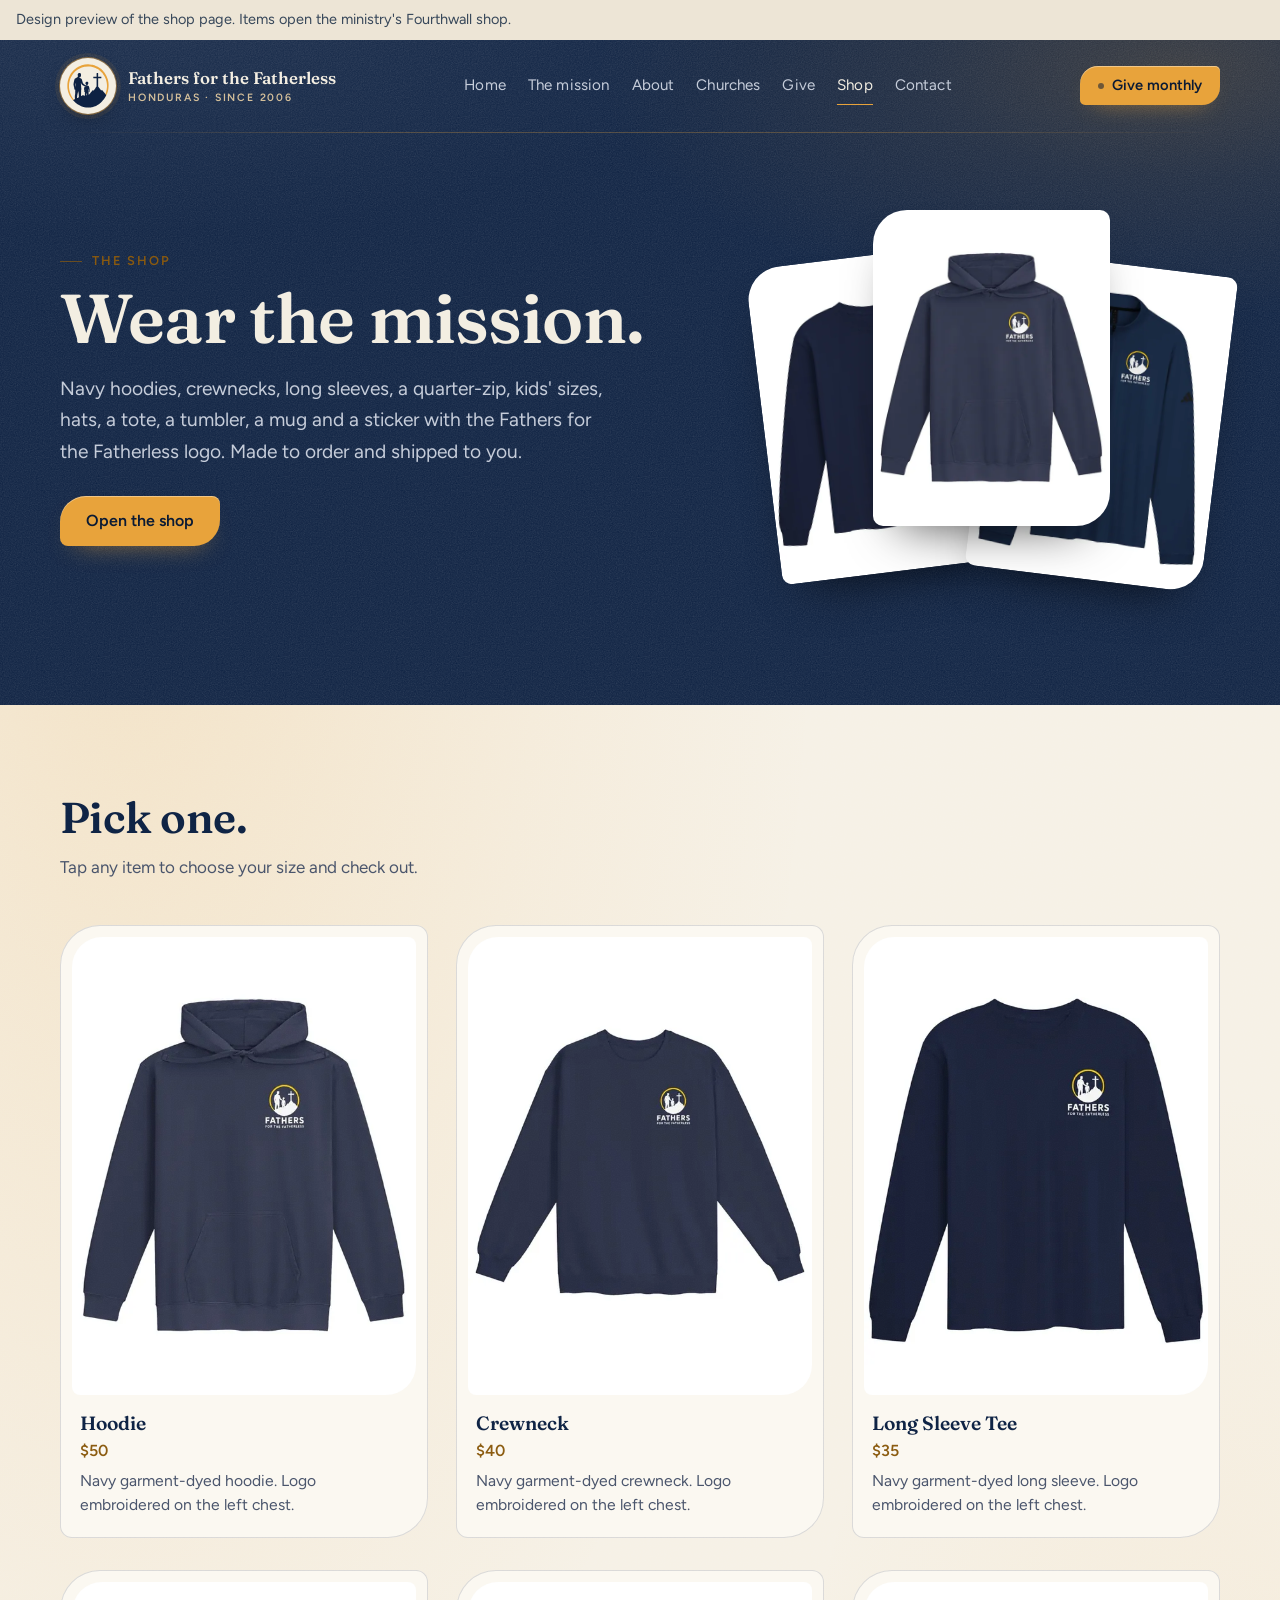
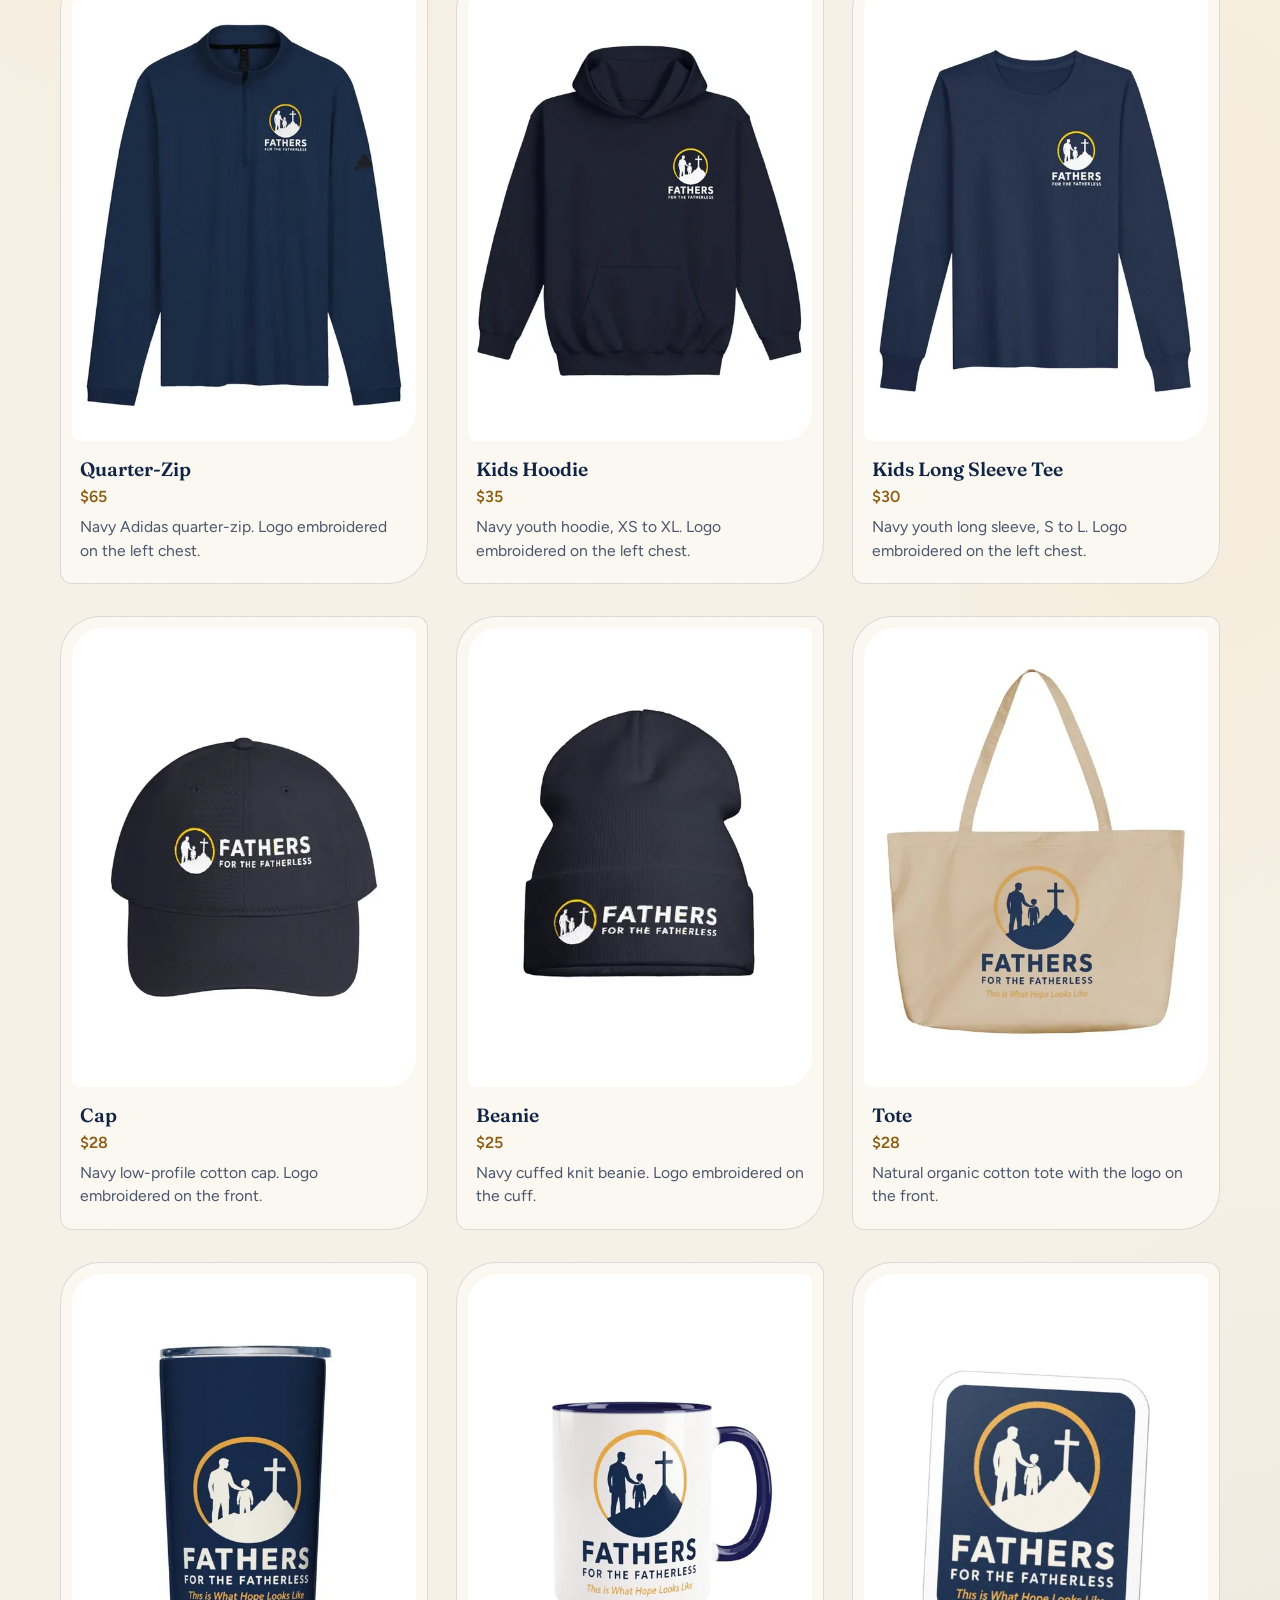
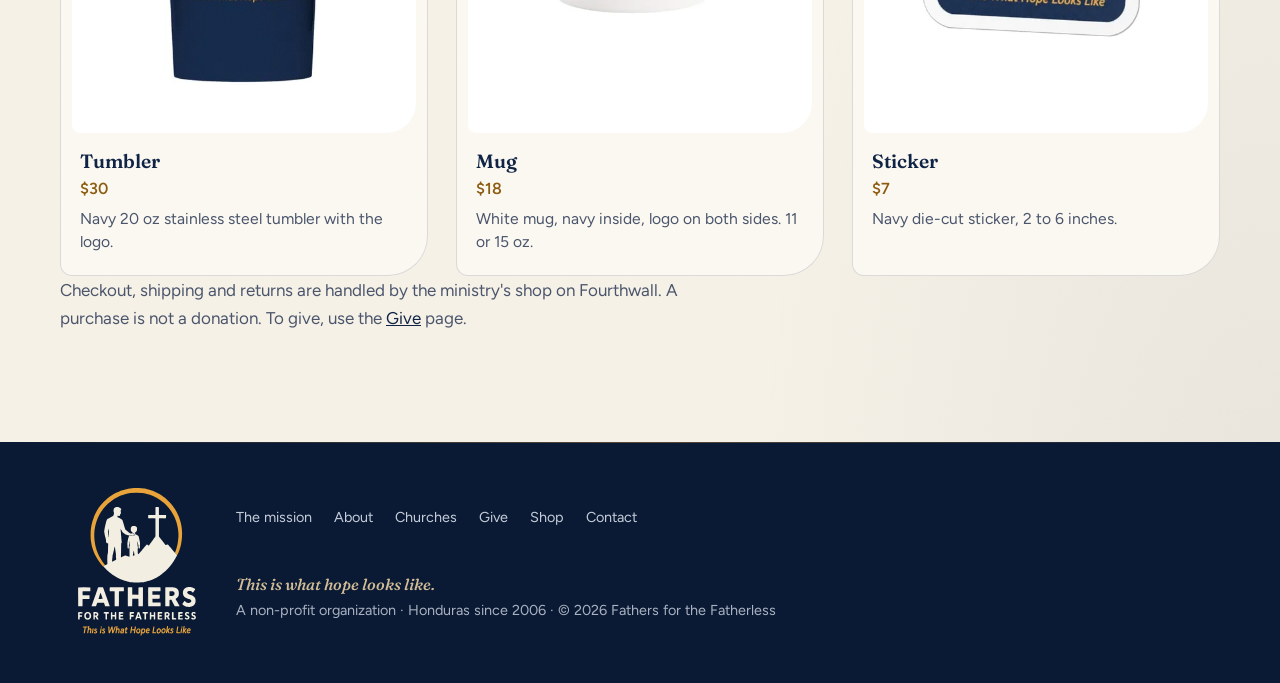
<file: shop.html>
<!doctype html>
<html lang="en"><head><meta charset="utf-8"><meta name="viewport" content="width=device-width,initial-scale=1,viewport-fit=cover">
<meta name="robots" content="noindex, nofollow">
<title>Shop | Fathers for the Fatherless</title>
<meta name="description" content="Navy hoodies, crewnecks, long sleeves, a quarter-zip, kids&#39; sizes, hats, a tote, a tumbler, a mug and a sticker with the Fathers for the Fatherless logo. Made to order and shipped to you.">
<meta property="og:type" content="website">
<meta property="og:site_name" content="Fathers for the Fatherless">
<meta property="og:title" content="Shop | Fathers for the Fatherless">
<meta property="og:description" content="Navy hoodies, crewnecks, long sleeves, a quarter-zip, kids&#39; sizes, hats, a tote, a tumbler, a mug and a sticker with the Fathers for the Fatherless logo. Made to order and shipped to you.">
<meta property="og:url" content="https://www.fathersforthefatherless.org/shop">
<meta property="og:image" content="https://www.fathersforthefatherless.org/og-share.jpg">
<meta property="og:image:secure_url" content="https://www.fathersforthefatherless.org/og-share.jpg">
<meta property="og:image:type" content="image/jpeg">
<meta property="og:image:width" content="1200">
<meta property="og:image:height" content="630">
<meta property="og:image:alt" content="Fathers for the Fatherless logo: This is what hope looks like">
<meta name="twitter:card" content="summary_large_image">
<meta name="twitter:image" content="https://www.fathersforthefatherless.org/og-share.jpg">
<link rel="icon" href="/images/logo/emblem.svg" type="image/svg+xml">
<style>:root{color-scheme:light}body{margin:0;font:14px system-ui,sans-serif;background:#F6F1E6;color:#1B2333}img{max-width:100%}[hidden]{display:none!important}</style>
<style>@font-face{font-family:'Archivo';font-style:normal;font-weight:500;font-display:swap;src:url(/fonts/archivo-latin-500-normal.woff2) format('woff2')}@font-face{font-family:'Archivo';font-style:normal;font-weight:600;font-display:swap;src:url(/fonts/archivo-latin-600-normal.woff2) format('woff2')}@font-face{font-family:'Archivo';font-style:normal;font-weight:700;font-display:swap;src:url(/fonts/archivo-latin-700-normal.woff2) format('woff2')}@font-face{font-family:'Newsreader';font-style:normal;font-weight:400;font-display:swap;src:url(/fonts/newsreader-latin-400-normal.woff2) format('woff2')}@font-face{font-family:'Newsreader';font-style:normal;font-weight:500;font-display:swap;src:url(/fonts/newsreader-latin-500-normal.woff2) format('woff2')}@font-face{font-family:'Newsreader';font-style:italic;font-weight:400;font-display:swap;src:url(/fonts/newsreader-latin-400-italic.woff2) format('woff2')}@font-face{font-family:'Newsreader';font-style:italic;font-weight:500;font-display:swap;src:url(/fonts/newsreader-latin-500-italic.woff2) format('woff2')}@font-face{font-family:'Figtree';font-style:normal;font-weight:400;font-display:swap;src:url(/fonts/figtree-latin-400-normal.woff2) format('woff2')}@font-face{font-family:'Figtree';font-style:normal;font-weight:500;font-display:swap;src:url(/fonts/figtree-latin-500-normal.woff2) format('woff2')}@font-face{font-family:'Figtree';font-style:normal;font-weight:600;font-display:swap;src:url(/fonts/figtree-latin-600-normal.woff2) format('woff2')}@font-face{font-family:'Figtree';font-style:normal;font-weight:700;font-display:swap;src:url(/fonts/figtree-latin-700-normal.woff2) format('woff2')}@font-face{font-family:'Fraunces';font-style:normal;font-weight:500;font-display:swap;src:url(/fonts/fraunces-latin-500-normal.woff2) format('woff2')}@font-face{font-family:'Fraunces';font-style:normal;font-weight:600;font-display:swap;src:url(/fonts/fraunces-latin-600-normal.woff2) format('woff2')}@font-face{font-family:'Fraunces';font-style:italic;font-weight:500;font-display:swap;src:url(/fonts/fraunces-latin-500-italic.woff2) format('woff2')}@font-face{font-family:'Caveat';font-style:normal;font-weight:600;font-display:swap;src:url(/fonts/caveat-latin-600-normal.woff2) format('woff2')}@font-face{font-family:'Mulish';font-style:normal;font-weight:400;font-display:swap;src:url(/fonts/mulish-latin-400-normal.woff2) format('woff2')}@font-face{font-family:'Mulish';font-style:normal;font-weight:600;font-display:swap;src:url(/fonts/mulish-latin-600-normal.woff2) format('woff2')}@font-face{font-family:'Mulish';font-style:normal;font-weight:700;font-display:swap;src:url(/fonts/mulish-latin-700-normal.woff2) format('woff2')}@font-face{font-family:'Young Serif';font-style:normal;font-weight:400;font-display:swap;src:url(/fonts/young-serif-latin-400-normal.woff2) format('woff2')}</style>
</head><body>
<style>
/* Three whole-home designs for one ministry, each a committed single look.
   Shared: the quiet light system, and three motifs that mean something here: the outline of Honduras
   with the five churches on it, a dove, and a cross. */
:root{
  color-scheme:light;
  --navy:#0E2243;--navy2:#0A1A34;--navy3:#163260;
  --gold:#E8A33B;--goldT:#8A5A0F;--goldS:#F5D9A8;--goldL:#FBEBCB;
  --ivory:#F6F1E6;--paper:#FBF8F1;--sand:#EDE5D6;
  --ink:#1B2333;--ink2:#48536A;--line:rgba(14,34,67,.14);
  --onN:#F3EEE2;--onN2:#C6CDDA;--lineN:rgba(243,238,226,.14);
  --ease:cubic-bezier(.22,.7,.2,1);
}
body{background:var(--ivory);color:var(--ink)}
img,video{max-width:100%;height:auto;display:block}
a{color:inherit}
:focus-visible{outline:2px solid var(--gold);outline-offset:3px;border-radius:6px}
.wrap{max-width:1160px;margin-inline:auto;padding-inline:clamp(16px,4vw,40px)}
.menu-btn{display:none}
.tpl{overflow-x:clip}

/* ---------- picker ---------- */
.pickbar{position:sticky;top:env(safe-area-inset-top,0px);z-index:99;background:var(--navy2);color:#fff;padding:10px 16px;display:flex;flex-wrap:wrap;gap:8px;align-items:center;font:600 14px/1.3 'Archivo',system-ui,sans-serif}
.pickbar>span{margin-right:4px}
.pickbar button{font:600 14px/1.2 'Archivo',system-ui,sans-serif;cursor:pointer;color:#fff;background:transparent;border:1.5px solid #4D6389;border-radius:14px 14px 14px 4px;padding:9px 13px}
.pickbar button[aria-selected="true"]{background:var(--gold);border-color:var(--gold);color:var(--navy2)}
.picknote{margin:0;padding:9px 16px;background:var(--sand);color:#37475A;font:400 14.5px/1.5 'Newsreader',Georgia,serif}

/* ---------- light system (56-RULE) ---------- */
.lit{position:relative;isolation:isolate}
.lit::before{content:"";position:absolute;inset:0;z-index:-1;pointer-events:none}
.lit.dark::before{background:radial-gradient(120% 90% at 18% -10%,rgba(255,255,255,.045),rgba(255,255,255,.012) 38%,transparent 68%)}
.lit.light::before{background:radial-gradient(110% 85% at 14% -12%,rgba(232,163,59,.10),rgba(232,163,59,.03) 40%,transparent 70%)}
.lit.dark.glow::before{background:
  radial-gradient(86% 66% at 10% -10%,rgba(255,255,255,.06),transparent 60%),
  radial-gradient(60% 50% at var(--mx,92%) var(--my,4%),rgba(232,163,59,.19),rgba(232,163,59,.08) 34%,transparent 76%);transition:background-position .2s}
.lit.light.glow::before{background:
  radial-gradient(80% 70% at 8% -12%,rgba(255,255,255,.7),transparent 60%),
  radial-gradient(60% 52% at var(--mx,94%) var(--my,0%),rgba(232,163,59,.17),rgba(232,163,59,.07) 36%,transparent 78%)}

/* ---------- motifs ---------- */
.hn{position:absolute;pointer-events:none;z-index:-1}
.hn svg{width:100%;height:auto;overflow:visible}
.hn path,.hn ellipse{fill:none;stroke:currentColor;stroke-width:1.6;stroke-linejoin:round;stroke-linecap:round}
.map{position:relative;width:100%}
.map svg{width:100%;height:auto;display:block;overflow:visible}
.map .land{fill:rgba(232,163,59,.06);stroke:currentColor;stroke-width:1.8;stroke-linejoin:round}
.map ellipse{fill:rgba(232,163,59,.06);stroke:currentColor;stroke-width:1.6}
.map .pt{cursor:pointer}
.map .pt circle.c{fill:var(--gold);stroke:var(--navy2);stroke-width:2;transition:r .35s var(--ease)}
.map .pt circle.r{fill:none;stroke:var(--gold);stroke-width:1.5;opacity:.6;transform-box:fill-box;transform-origin:center;animation:ping 2.6s var(--ease) infinite;animation-delay:var(--d,0s)}
.map .pt.hot circle.c{r:9}
.map .pt text{font:600 12px 'Archivo',sans-serif;fill:currentColor;opacity:0;transition:opacity .3s}
.map .pt.hot text{opacity:1}
@keyframes ping{0%{transform:scale(.4);opacity:.7}100%{transform:scale(2.4);opacity:0}}
.draw .eye{fill:currentColor}
.draw path{stroke-width:3;stroke-dasharray:var(--len,1000);stroke-dashoffset:var(--len,1000);fill:none;stroke:currentColor;stroke-linecap:round;stroke-linejoin:round}
.draw.on path{animation:draw 1.9s var(--ease) forwards;animation-delay:var(--d,0s)}
@keyframes draw{to{stroke-dashoffset:0}}
.floaty{animation:floaty 6s ease-in-out infinite;animation-delay:var(--d,0s)}
@keyframes floaty{0%,100%{transform:translateY(0)}50%{transform:translateY(-9px)}}
@supports (animation-timeline: view()){
  .settle{animation:settle linear both;animation-timeline:view();animation-range:entry 0% entry 80%}
}
@keyframes settle{from{opacity:.4;transform:scale(1.04)}to{opacity:1;transform:none}}
.rise{opacity:1;transform:none}
.t-in .rise{animation:rise 1s var(--ease) both;animation-delay:var(--d,0s)}
@keyframes rise{from{opacity:0;transform:translateY(18px)}to{opacity:1;transform:none}}
.vh{position:absolute!important;width:1px;height:1px;overflow:hidden;clip:rect(0 0 0 0);white-space:nowrap}

/* =====================================================================
   T1 · EVENING LIGHT
   ===================================================================== */
.t1{font-family:'Figtree',system-ui,sans-serif;font-size:17px;line-height:1.65;background:var(--navy);color:var(--onN)}
.t1 h1,.t1 h2{font-family:'Fraunces',Georgia,serif;font-weight:600;letter-spacing:-.012em;text-wrap:balance;margin:0}
.t1 h1{font-size:clamp(2.8rem,6.6vw,5.6rem);line-height:1.02}
.t1 h2{font-size:clamp(1.8rem,3.4vw,2.7rem);line-height:1.12}
.t1 p{margin:0}
.t1 .top{display:flex;align-items:center;justify-content:space-between;gap:16px;padding-block:18px}
.t1 .mk{display:flex;align-items:center;gap:12px;text-decoration:none;font:600 1.05rem/1.2 'Fraunces',Georgia,serif}
.t1 .mk i{display:grid;place-items:center;width:46px;height:46px;border-radius:50%;background:var(--onN)}
.t1 .mk img{width:32px;height:32px}
.t1 .tnav{display:flex;gap:22px;font-size:.95rem;color:var(--onN2)}
.t1 .tnav a{text-decoration:none;padding-block:6px;border-bottom:1.5px solid transparent;transition:color .3s,border-color .3s}
.t1 .tnav a:hover,.t1 .tnav a[aria-current]{color:var(--onN);border-color:var(--gold)}
.t1 .btn{display:inline-flex;align-items:center;gap:10px;font:600 1rem/1 'Figtree',sans-serif;text-decoration:none;padding:17px 26px;border-radius:26px 8px 26px 8px;background:var(--gold);color:var(--navy2);transition:transform .35s var(--ease),border-radius .45s var(--ease),box-shadow .35s}
.t1 .btn:hover{transform:translateY(-2px);border-radius:8px 26px 8px 26px;box-shadow:0 14px 30px -14px rgba(232,163,59,.7)}
.t1 .btn-o{display:inline-flex;align-items:center;font:600 1rem/1 'Figtree',sans-serif;text-decoration:none;padding:16px 24px;border-radius:26px 8px 26px 8px;border:1.5px solid rgba(243,238,226,.4);color:var(--onN);transition:border-color .3s,background .3s}
.t1 .btn-o:hover{border-color:var(--onN);background:rgba(243,238,226,.06)}
.t1 .menu-btn{font:600 .95rem/1 'Figtree',sans-serif;padding:11px 16px;border-radius:18px 5px 18px 5px;border:1.5px solid rgba(243,238,226,.4);color:var(--onN);background:none}
.t1 .hero{padding-block:clamp(36px,6vw,80px) clamp(64px,9vw,128px);overflow:visible}
.t1 .hero .hn{left:-6%;top:-6%;width:min(74vw,820px);color:rgba(232,163,59,.14)}
.t1 .hero .dove{position:absolute;right:4%;top:6%;width:clamp(120px,14vw,190px);color:rgba(243,238,226,.75);z-index:0;pointer-events:none}
.t1 .hero-in{display:grid;grid-template-columns:7fr 5fr;gap:clamp(32px,5vw,80px);align-items:center;position:relative;z-index:1}
.t1 .hero-in>div{display:grid;gap:26px;min-width:0}
.t1 .gap{position:relative;white-space:nowrap;color:var(--goldS)}
.t1 .gap::after{content:"";position:absolute;left:0;right:0;bottom:-.04em;height:.09em;border-radius:99px;background:var(--gold);transform-origin:left;transform:scaleX(0)}
.t1 .t-in .gap::after{animation:drawline 1.3s .7s var(--ease) forwards}
@keyframes drawline{to{transform:scaleX(1)}}
.t1 .lede{font-size:clamp(1.08rem,1.5vw,1.25rem);color:var(--onN2);max-width:46ch}
.t1 .acts{display:flex;flex-wrap:wrap;gap:12px}
.t1 .facts{display:flex;flex-wrap:wrap;gap:10px 36px;padding-top:6px;color:var(--onN2);font-size:.95rem}
.t1 .facts b{display:block;font:500 2.4rem/1 'Fraunces',Georgia,serif;color:var(--onN);font-variant-numeric:tabular-nums;letter-spacing:-.02em}
.t1 .facts b em{font-style:italic;color:var(--goldS);font-size:.75em}
.t1 .arch{margin:0;display:grid;gap:12px;position:relative}
.t1 .arch .frame{border-radius:999px 999px 26px 26px;overflow:hidden;box-shadow:0 0 0 1px rgba(243,238,226,.14),0 40px 70px -34px rgba(0,0,0,.7);transform:perspective(1200px) rotateX(var(--rx,0)) rotateY(var(--ry,0));transition:transform .5s var(--ease)}
.t1 .arch img{animation:zoomin 2.4s var(--ease) both}
@keyframes zoomin{from{transform:scale(1.1)}to{transform:none}}
.t1 .arch figcaption{font-size:.9rem;color:var(--onN2);text-align:center}
.t1 .kids{background:var(--navy2);padding-block:clamp(56px,8vw,104px)}
.t1 .kids-in{display:grid;grid-template-columns:3fr 7fr;gap:clamp(24px,4vw,56px);align-items:center}
.t1 .kids-in p{font:500 1.5rem/1.3 'Fraunces',Georgia,serif;max-width:16ch}
.t1 .kids-in p small{display:block;font:400 1rem/1.5 'Figtree',sans-serif;color:var(--onN2);margin-top:10px}
.t1 .ovals{display:flex;flex-wrap:wrap;gap:16px;justify-content:flex-end}
.t1 .ov{width:clamp(70px,7.6vw,96px);aspect-ratio:3/4;border-radius:50%;overflow:hidden;box-shadow:0 0 0 2px rgba(232,163,59,.4);transition:transform .5s var(--ease),box-shadow .5s}
.t1 .ov:nth-child(even){margin-top:22px}
.t1 .ov:hover{transform:scale(1.12) rotate(-3deg)!important;box-shadow:0 0 0 3px var(--gold);z-index:2}
.t1 .ov img{width:100%;height:100%;object-fit:cover;object-position:50% 16%}
.t1 .ch{background:var(--ivory);color:var(--ink);padding-block:clamp(64px,9vw,128px)}
.t1 .ch-in{display:grid;grid-template-columns:5fr 7fr;gap:clamp(32px,6vw,80px);align-items:start}
.t1 .ch h2{color:var(--navy)}
.t1 .ch .sub{margin-top:14px;color:var(--ink2);max-width:36ch}
.t1 .cl{list-style:none;margin:0;padding:0;display:grid}
.t1 .cl li{display:grid;grid-template-columns:62px 1fr;gap:16px;align-items:center;padding:14px 12px;border-radius:18px 18px 18px 6px;border-top:1px solid var(--line);transition:background .3s;cursor:default}
.t1 .cl li:first-child{border-top:0}
.t1 .cl li.hot,.t1 .cl li:hover{background:rgba(232,163,59,.12)}
.t1 .cl .y{font:500 1.25rem/1 'Fraunces',Georgia,serif;color:var(--goldT);font-variant-numeric:tabular-nums}
.t1 .cl b{display:block;font:600 1.15rem/1.2 'Fraunces',Georgia,serif;color:var(--navy)}
.t1 .cl span{color:var(--ink2);font-size:.95rem}
.t1 .map{color:var(--navy)}
.t1 .map .pt text{fill:var(--navy)}
.t1 .map .pt circle.c{stroke:var(--ivory)}
.t1 .song{padding-block:clamp(64px,9vw,120px)}
.t1 .song-in{display:grid;grid-template-columns:5fr 7fr;gap:clamp(32px,6vw,96px);align-items:center}
.t1 .vid{margin:0;border-radius:40px 40px 40px 10px;overflow:hidden;max-width:380px;box-shadow:0 0 0 1px rgba(243,238,226,.14),0 40px 60px -36px rgba(0,0,0,.7)}
.t1 .vid video{width:100%;background:var(--navy2)}
.t1 .song-in>div{display:grid;gap:22px;min-width:0}
.t1 .song-in .big{font:500 clamp(1.45rem,2.7vw,2.1rem)/1.22 'Fraunces',Georgia,serif;max-width:20ch}
.t1 .song-in p:not(.big){color:var(--onN2);max-width:44ch}
.t1 .song a.more{color:var(--goldS);text-underline-offset:4px}
.t1 .tab{background:var(--ivory);color:var(--ink);padding-block:clamp(64px,9vw,120px) 0}
.t1 .tab figure{margin:0;display:grid;gap:22px}
.t1 .tab .frame{border-radius:260px 260px 32px 32px;overflow:hidden}
.t1 .tab .row{display:flex;flex-wrap:wrap;gap:12px 32px;justify-content:space-between;align-items:baseline;padding-bottom:clamp(56px,8vw,100px)}
.t1 .tab p{font:500 clamp(1.3rem,2.3vw,1.8rem)/1.3 'Fraunces',Georgia,serif;color:var(--navy);max-width:28ch}
.t1 .tab p a{color:var(--goldT);text-underline-offset:4px}
.t1 .wave{display:block;width:100%;height:clamp(44px,7vw,90px);background:var(--ivory)}
.t1 .wave path{fill:var(--navy2)}
.t1 .ask{background:var(--navy2);padding-block:clamp(40px,6vw,72px) clamp(80px,11vw,140px);text-align:center}
.t1 .ask .cross{width:clamp(56px,7vw,84px);height:auto;margin:0 auto 26px;color:var(--gold)}
.t1 .ask p{font:500 clamp(1.7rem,3.4vw,2.7rem)/1.18 'Fraunces',Georgia,serif;max-width:22ch;margin:0 auto 30px;text-wrap:balance}
.t1 .ask .acts{justify-content:center}
.t1 footer{background:var(--navy2);border-top:1px solid var(--lineN);padding-block:28px;color:var(--onN2);font-size:.9rem}
.t1 footer .wrap{display:flex;flex-wrap:wrap;gap:12px 28px;justify-content:space-between}
@media (max-width:860px){
  .t1 .hero-in,.t1 .kids-in,.t1 .ch-in,.t1 .song-in{grid-template-columns:1fr}
  .t1 .hero .hn{right:-30%;width:120vw;top:30%}
  .t1 .hero .dove{right:3%;top:2%;width:96px}
  .t1 .arch{max-width:420px}
  .t1 .ovals{justify-content:flex-start}
  .t1 .ch-in{gap:28px}
}
@media (max-width:480px){.t1 .ov{width:calc((100% - 64px)/5)}.t1 .cl li{grid-template-columns:52px 1fr;padding-inline:8px}}

picture{display:contents}
/* ---------- v5: giving, leaders, shop, logo ---------- */
html{scroll-behavior:smooth}
#give1,#mission,#about,#churches,#shop{scroll-margin-top:24px}
footer nav{display:flex;flex-wrap:wrap;gap:8px 22px}
footer nav a{text-decoration:none;padding-block:4px}
footer nav a:hover{text-decoration:underline;text-underline-offset:4px}
.tpl footer .foot{display:grid;grid-template-columns:auto 1fr;gap:10px 40px;align-items:center;padding-block:18px}
.tpl .flogo{width:132px;height:auto;grid-row:1/3}
.tpl footer .fine{opacity:.85}
@media (max-width:560px){.tpl footer .foot{grid-template-columns:1fr}.tpl .flogo{grid-row:auto;width:120px}}

/* the give widget */
.gv,.gv *{box-sizing:border-box}
.gv{display:grid;gap:16px;text-align:left}
.gv p{margin:0}
.gv-freq{display:inline-flex;justify-self:start;padding:4px;gap:2px;border-radius:999px;background:rgba(14,34,67,.07)}
.gv-freq button{font-family:inherit;font-size:.98rem;font-weight:700;line-height:1;border:0;background:transparent;color:var(--ink2);padding:12px 20px;border-radius:999px;cursor:pointer;transition:background .3s,color .3s}
.gv-freq button[aria-checked="true"]{background:var(--navy);color:var(--onN)}
.gv-amts{display:grid;grid-template-columns:repeat(2,minmax(0,1fr));gap:10px}
.gv-amts button{font-family:inherit;color:var(--ink);display:grid;place-items:center;gap:3px;text-align:center;padding:18px 12px;border:1.5px solid var(--line);background:rgba(255,255,255,.6);cursor:pointer;transition:border-color .25s,background .25s,transform .35s var(--ease),box-shadow .25s}
.gv-amts button:hover{transform:translateY(-2px);border-color:rgba(14,34,67,.35)}
.gv-amts b{font-size:1.85rem;line-height:1.05;font-variant-numeric:tabular-nums;color:var(--navy)}
.gv-amts span{font-size:.86rem;line-height:1.3;color:var(--ink2)}
.gv-amts button[aria-checked="true"]{border-color:var(--gold);background:var(--goldL);box-shadow:0 0 0 1.5px var(--gold)}
@media (min-width:520px){.gv-amts{grid-template-columns:repeat(4,minmax(0,1fr))}}
.gv-custom{grid-column:1/-1;display:flex;align-items:center;gap:6px;padding:0 16px;border:1.5px dashed rgba(14,34,67,.3);background:rgba(255,255,255,.6);cursor:text;transition:border-color .25s,background .25s}
.gv-custom b{font-size:1.4rem;color:var(--ink2)}
.gv-custom input{flex:1;min-width:0;border:0;outline:0;background:transparent;font-family:inherit;font-size:1.25rem;font-weight:600;color:var(--ink);padding:15px 0}
.gv-custom input::placeholder{color:var(--ink2);opacity:.75;font-weight:500}
.gv-custom.on,.gv-custom:focus-within{border-style:solid;border-color:var(--gold);background:var(--goldL)}
.gv-what{color:var(--ink2);font-size:1rem;line-height:1.45;min-height:2.9em}
.gv .gv-go{justify-content:center;width:100%;font-size:1.12rem;padding:19px 26px}
.gv-note{font-size:.88rem;color:var(--goldT)}
.gv-pay{font-size:.88rem;line-height:1.5;color:var(--ink2);text-align:center}
.gv-pay b{color:var(--navy);letter-spacing:.02em}

/* floating give button */
.fgive{position:fixed;right:16px;bottom:calc(16px + env(safe-area-inset-bottom,0px));z-index:90;text-decoration:none;font:700 1rem/1 'Archivo',system-ui,sans-serif;padding:17px 24px;transform:translateY(160%);opacity:0;transition:transform .55s var(--ease),opacity .4s;box-shadow:0 18px 40px -14px rgba(10,26,52,.55);pointer-events:none}
.fgive.on{transform:none;opacity:1;pointer-events:auto}
.fgive:hover{transform:translateY(-3px)}

/* ===== T1 ===== */
.t1 .mk i{width:56px;height:56px}
.t1 .mk img{width:42px;height:auto}
.t1 .btn-n{display:inline-flex;align-items:center;font:600 1rem/1 'Figtree',sans-serif;text-decoration:none;padding:17px 26px;border-radius:26px 8px 26px 8px;background:var(--navy);color:var(--onN);transition:transform .35s var(--ease),border-radius .45s var(--ease)}
.t1 .btn-n:hover{transform:translateY(-2px);border-radius:8px 26px 8px 26px}
.t1 .lead{background:var(--ivory);color:var(--ink);padding-block:clamp(64px,9vw,120px) 0}
.t1 .lead-in{display:grid;grid-template-columns:5fr 7fr;gap:clamp(32px,6vw,90px);align-items:center}
.t1 .lead-in>div{min-width:0}
.t1 .ring{margin:0;justify-self:center;width:min(100%,380px);aspect-ratio:1;border-radius:50%;overflow:hidden;box-shadow:0 0 0 10px var(--ivory),0 0 0 13px var(--gold),0 40px 70px -34px rgba(14,34,67,.55);transition:transform .7s var(--ease)}
.t1 .ring:hover{transform:rotate(-2deg) scale(1.02)}
.t1 .ring img{width:100%;height:100%;object-fit:cover;object-position:50% 30%}
.t1 .lead h2{color:var(--navy)}
.t1 .lead .sub{font:italic 500 1.35rem/1.3 'Fraunces',Georgia,serif;color:var(--goldT);margin-top:8px}
.t1 .lead .bio{margin-top:20px;color:var(--ink2);max-width:52ch;font-size:1.06rem}
.t1 .song .acts{margin-top:4px}
.t1 .shop{background:var(--ivory);color:var(--ink);padding-block:0 clamp(64px,9vw,110px)}
.t1 .shop-in{display:grid;grid-template-columns:auto 1fr;gap:clamp(24px,5vw,64px);align-items:center;padding:clamp(24px,4vw,48px);border-radius:56px 16px 56px 16px;background:var(--sand)}
.t1 .shop-in>div{min-width:0}
.t1 .patch{width:clamp(130px,16vw,190px);aspect-ratio:1;border-radius:50%;background:var(--navy);display:grid;place-items:center;transition:transform .7s var(--ease)}
.t1 .shop-in:hover .patch{transform:rotate(-10deg) scale(1.05)}
.t1 .patch img{width:68%;height:auto}
.t1 .shop h2{color:var(--navy)}
.t1 .shop p{color:var(--ink2);margin:12px 0 24px;max-width:46ch}
.t1 .give{background:var(--navy2);padding-block:clamp(40px,6vw,72px) clamp(84px,11vw,140px)}
.t1 .give-in{display:grid;grid-template-columns:5fr 6fr;gap:clamp(32px,6vw,90px);align-items:center}
.t1 .give-txt{display:grid;gap:18px;justify-items:start}
.t1 .seal{width:112px;height:auto}
.t1 .give h2{font-size:clamp(2.4rem,5vw,3.8rem)}
.t1 .give-txt p{font:500 clamp(1.2rem,2vw,1.5rem)/1.35 'Fraunces',Georgia,serif;color:var(--onN2);max-width:24ch}
.t1 .gv{background:var(--ivory);color:var(--ink);padding:clamp(20px,3vw,34px);border-radius:44px 12px 44px 12px;box-shadow:0 44px 80px -40px rgba(0,0,0,.75)}
.t1 .gv-amts button,.t1 .gv-custom{border-radius:20px 6px 20px 6px}
.t1 footer .flogo{width:136px}
.t1 .fgive{background:var(--gold);color:var(--navy2);border-radius:26px 8px 26px 8px}
@media (max-width:860px){.t1 .lead-in,.t1 .give-in{grid-template-columns:1fr}.t1 .ring{width:min(78vw,340px)}}
@media (max-width:560px){.t1 .shop-in{grid-template-columns:1fr;justify-items:start}}

@media (prefers-reduced-motion:reduce){html{scroll-behavior:auto}}

@media (max-width:760px){.tpl .tnav{display:none}.tpl .menu-btn{display:inline-flex}}

/* ---------- the gold thread on Evening Light ---------- */
.t1 .run{position:relative;isolation:isolate}
.t1 .run .lit{isolation:auto}
.t1 .run .lit::before{z-index:0}
.t1 .run>section>.wrap{position:relative;z-index:2}
.t1 .run>section.shop>.wrap{z-index:0}
.t1 .thread{position:absolute;left:0;top:0;z-index:1;pointer-events:none;overflow:visible}
.t1 .thread .base{fill:none;stroke:rgba(232,163,59,.28);stroke-width:2.5}
.t1 .thread .fill{fill:none;stroke:var(--gold);stroke-width:2.5;stroke-linecap:round}
.t1 .thread .nd{stroke:rgba(232,163,59,.6);stroke-width:2;transition:fill .5s,stroke .5s}
.t1 .thread .nd.on{fill:var(--gold)!important;stroke:var(--gold)}
.t1 .thread .halo{fill:rgba(232,163,59,.2);opacity:0;transition:opacity .5s}
.t1 .thread .halo.on{opacity:1}
@media (max-width:860px){.t1 .run .wrap{padding-left:calc(clamp(16px,4vw,40px) + 30px)}}
.t1 .fgive{font-family:'Figtree',system-ui,sans-serif}
.picknote{font-family:'Figtree',system-ui,sans-serif}
@media (min-width:861px){.t1 .lead{padding-bottom:clamp(32px,5vw,64px)}}

/* ---------- v3: mission + foundation (the ministry's own words) ---------- */
.t1 .kick{font:600 .8rem/1.2 'Figtree',system-ui,sans-serif;letter-spacing:.14em;text-transform:uppercase;color:var(--goldT);margin:0 0 14px}
.t1 .def{font:italic 500 clamp(1rem,1.3vw,1.12rem)/1.4 'Fraunces',Georgia,serif;color:var(--onN2);margin-top:-8px}
.t1 .def b{font-weight:600;color:var(--goldS)}
.t1 .mission{background:var(--ivory);color:var(--ink);padding-block:clamp(64px,9vw,120px)}
.t1 .mission-in{display:grid;grid-template-columns:5fr 6fr;gap:clamp(48px,8vw,120px);align-items:center}
.t1 .mission-in>*{min-width:0}
.t1 .mission h2{color:var(--navy);font-size:clamp(1.7rem,3vw,2.45rem)}
.t1 .why{margin-top:20px;color:var(--ink2);max-width:46ch}
.t1 .three{list-style:none;margin:0;padding:0;display:grid;gap:14px}
.t1 .three li{padding:20px 24px;border-radius:30px 8px 30px 8px;background:var(--paper);box-shadow:0 0 0 1px var(--line),0 24px 40px -32px rgba(14,34,67,.35);transition:transform .5s var(--ease),box-shadow .5s}
.t1 .three li:hover{transform:translateY(-3px);box-shadow:0 0 0 1px rgba(232,163,59,.55),0 28px 44px -30px rgba(14,34,67,.4)}
.t1 .three b{display:block;font:italic 500 1.55rem/1 'Fraunces',Georgia,serif;color:var(--goldT);margin-bottom:8px}
.t1 .three p{color:var(--ink2);font-size:1rem;line-height:1.6}
.t1 .found{background:var(--navy);padding-block:clamp(64px,9vw,120px)}
.t1 .found-in{display:grid;grid-template-columns:5fr 6fr;gap:clamp(48px,8vw,120px);align-items:center}
.t1 .found-in>*{min-width:0}
.t1 .found .kick{color:var(--goldS)}
.t1 .found .big{font:500 clamp(1.8rem,3.4vw,2.8rem)/1.14 'Fraunces',Georgia,serif;color:var(--onN);max-width:15ch;text-wrap:balance}
.t1 .found .big span{color:var(--goldS)}
.t1 .cls{margin:30px 0 0;width:100%;max-width:440px;border-radius:120px 120px 24px 24px;overflow:hidden;box-shadow:0 0 0 1px rgba(243,238,226,.14),0 40px 60px -36px rgba(0,0,0,.7)}
.t1 .cls img{width:100%;height:auto}
.t1 .ft{display:grid;gap:18px;color:var(--onN2);max-width:50ch}
.t1 .ft .joy{font:italic 500 clamp(1.15rem,1.7vw,1.35rem)/1.4 'Fraunces',Georgia,serif;color:var(--onN)}
.t1 .verse{margin-top:18px;font:italic 500 1.08rem/1.45 'Fraunces',Georgia,serif;color:var(--goldT);max-width:32ch}
.t1 .verse span{display:block;font:600 .8rem/1.6 'Figtree',sans-serif;letter-spacing:.12em;text-transform:uppercase;color:var(--ink2);font-style:normal}
@media (max-width:860px){.t1 .mission-in,.t1 .found-in{grid-template-columns:1fr;gap:32px}.t1 .cls{max-width:380px}}
@media (max-width:760px){.tpl .top{flex-wrap:wrap}.tpl .top.open .tnav{display:flex;flex-direction:column;gap:2px;width:100%;order:3;padding:6px 0 8px}.tpl .top.open .tnav a{padding:11px 4px;font-size:1.05rem;border-bottom:1px solid rgba(243,238,226,.12)}}
/* ---------- v4: soft gradient light per section, a touch stronger (Joe 9 Oct: "missing a soft subtle gradient background") ---------- */
.t1 .lit.light:not(.glow)::before{background:radial-gradient(75% 65% at 10% -5%,rgba(232,163,59,.16),rgba(232,163,59,.055) 45%,transparent 72%),radial-gradient(60% 55% at 100% 106%,rgba(14,34,67,.06),transparent 70%)}
.t1 .lit.dark:not(.glow)::before{background:radial-gradient(85% 70% at 12% -8%,rgba(70,118,200,.28),rgba(70,118,200,.09) 42%,transparent 70%),radial-gradient(55% 50% at 96% 106%,rgba(232,163,59,.09),transparent 72%)}
/* ---------- v5: more light, grain, header bar, finishing details (Joe 9 Oct: "a bit more throughout… the hotbar needs more detail… the whole thing needs more subtle detail") ---------- */
::selection{background:rgba(232,163,59,.32)}
.t1 .lit.light:not(.glow)::before{background:radial-gradient(75% 65% at 10% -5%,rgba(232,163,59,.18),rgba(232,163,59,.06) 45%,transparent 72%),radial-gradient(48% 42% at 94% 42%,rgba(232,163,59,.075),transparent 70%),radial-gradient(60% 55% at 100% 106%,rgba(14,34,67,.065),transparent 70%)}
.t1 .lit.dark:not(.glow)::before{background:radial-gradient(85% 70% at 12% -8%,rgba(70,118,200,.30),rgba(70,118,200,.10) 42%,transparent 70%),radial-gradient(46% 40% at 92% 38%,rgba(70,118,200,.11),transparent 70%),radial-gradient(55% 50% at 96% 106%,rgba(232,163,59,.10),transparent 72%)}
/* paper grain: felt, not seen */
.t1 .lit::after{content:"";position:absolute;inset:0;z-index:0;pointer-events:none;background-image:url("data:image/svg+xml,%3Csvg xmlns='http://www.w3.org/2000/svg' width='180' height='180'%3E%3Cfilter id='n'%3E%3CfeTurbulence type='fractalNoise' baseFrequency='.85' numOctaves='3' stitchTiles='stitch'/%3E%3CfeColorMatrix type='saturate' values='0'/%3E%3C/filter%3E%3Crect width='100%25' height='100%25' filter='url(%23n)'/%3E%3C/svg%3E");background-size:180px;opacity:.16;mix-blend-mode:soft-light}
.t1 #hero1{z-index:5}
.t1 #hero1>.wrap{position:relative;z-index:1}
/* seams between sections: a hairline of light, never a hard cut */
.t1 .run>section+section{box-shadow:inset 0 1px 0 rgba(232,163,59,.13)}
.t1 .run>section.lit.dark+section,.t1 .run>section+section.lit.dark{box-shadow:inset 0 1px 0 rgba(243,238,226,.07)}
.t1 footer{border-top:0;position:relative}
.t1 footer::before{content:"";position:absolute;left:0;right:0;top:0;height:1px;background:linear-gradient(90deg,transparent,rgba(232,163,59,.35),transparent)}
/* header bar */
.t1 .top{position:relative;border-bottom:1px solid transparent;border-image:linear-gradient(90deg,transparent,rgba(232,163,59,.28) 30%,rgba(232,163,59,.28) 70%,transparent) 1}
.t1 .mk span{display:grid;gap:4px}
.t1 .mk small{font:600 .66rem/1 'Figtree',system-ui,sans-serif;letter-spacing:.17em;text-transform:uppercase;color:var(--goldS);opacity:.85}
.t1 .mk i{box-shadow:0 0 0 1px rgba(232,163,59,.45),0 0 0 5px rgba(232,163,59,.08),0 10px 24px -12px rgba(0,0,0,.6);transition:transform .6s var(--ease)}
.t1 .mk:hover i{transform:rotate(-8deg) scale(1.04)}
.t1 .tnav{align-items:center}
.t1 .tnav a{letter-spacing:.01em}
.t1 .hgive{display:inline-flex;align-items:center;gap:8px;font:600 .92rem/1 'Figtree',system-ui,sans-serif;text-decoration:none;padding:12px 18px;border-radius:18px 5px 18px 5px;background:var(--gold);color:var(--navy2);box-shadow:inset 0 1px 0 rgba(255,255,255,.4),0 10px 22px -14px rgba(232,163,59,.8);transition:transform .35s var(--ease),border-radius .45s var(--ease)}
.t1 .hgive::before{content:"";width:6px;height:6px;border-radius:50%;background:var(--navy2);opacity:.55}
.t1 .hgive:hover{transform:translateY(-1px);border-radius:5px 18px 5px 18px}
.t1 .top .prog{position:absolute;left:0;right:0;bottom:-1px;height:2px;transform-origin:left;transform:scaleX(var(--sp,0));background:linear-gradient(90deg,var(--gold),var(--goldS));opacity:0;transition:opacity .3s}
.t1 .top.stuck{position:fixed;top:0;left:0;right:0;z-index:85;padding-block:10px;padding-inline:max(clamp(16px,4vw,40px),calc((100vw - 1160px)/2));background:var(--navy2);border-image:none;border-bottom:1px solid rgba(232,163,59,.16);box-shadow:0 14px 34px -22px rgba(0,0,0,.75);animation:hdrop .45s var(--ease)}
.t1 .top.stuck .prog{opacity:1}
.t1 .top.stuck .mk i{width:42px;height:42px}
.t1 .top.stuck .mk img{width:30px}
.t1 .top.stuck .mk small{display:none}
@keyframes hdrop{from{transform:translateY(-100%)}to{transform:none}}
@media (max-width:480px){.t1 .hgive{display:none}.t1 .mk small{display:none}}
/* small type details */
.t1 .kick{display:block}
.t1 .kick::before{content:"";display:inline-block;width:22px;height:1px;margin-right:10px;vertical-align:.3em;background:currentColor;opacity:.7}
.t1 .kids .kick,.t1 .song .kick,.t1 .give .kick{color:var(--goldS)}
.t1 .kids-in p .kick{font-size:.8rem;margin-bottom:12px}
.t1 .give-txt p.kick,.t1 .song-in p.kick,.t1 .shop p.kick{font:600 .8rem/1.2 'Figtree',system-ui,sans-serif;letter-spacing:.14em;text-transform:uppercase;max-width:none;margin:0 0 4px}
.t1 .give-txt p.kick,.t1 .song-in p.kick{color:var(--goldS)}
.t1 .shop p.kick{color:var(--goldT);margin-bottom:10px}
.t1 .tab .row .kick{font-size:.8rem;margin-bottom:10px}
.t1 .facts>div+div{padding-left:36px;border-left:1px solid rgba(243,238,226,.14)}
.t1 .btn{box-shadow:inset 0 1px 0 rgba(255,255,255,.38),0 12px 26px -16px rgba(232,163,59,.75)}
.t1 .btn-n{box-shadow:inset 0 1px 0 rgba(255,255,255,.12),0 12px 26px -16px rgba(14,34,67,.6)}
.t1 .tab .frame{box-shadow:0 34px 64px -38px rgba(14,34,67,.5)}
.t1 .cl li{transition:background .3s,padding .4s var(--ease)}
.t1 .cl li:hover{padding-left:18px}
.t1 .three li{position:relative;overflow:hidden}
.t1 .three li::after{content:"";position:absolute;left:24px;right:24px;top:0;height:1px;background:linear-gradient(90deg,transparent,rgba(232,163,59,.5),transparent);opacity:.6}
.t1 footer .fine em{font:italic 500 1rem/1.4 'Fraunces',Georgia,serif;color:var(--goldS);display:block;margin-bottom:4px}
/* floating Give now shows on desktop too */
@media (prefers-reduced-motion:reduce){.t1 .top.stuck{animation:none}}
/* ---------- v6: the gold line flows (Joe 9 Oct: "make the gold swoop less sharp and add more detail to it. should flow naturally") ---------- */
@media (min-width:861px){
  .t1 .run>section:is(.kids,.mission,.found,.ch,.song){padding-top:calc(clamp(64px,9vw,120px) + 36px);padding-bottom:calc(clamp(64px,9vw,120px) + 36px)}
  .t1 .run>section.lead{padding-top:calc(clamp(64px,9vw,120px) + 36px);padding-bottom:calc(clamp(32px,5vw,64px) + 36px)}
  .t1 .run>section.tab{padding-top:calc(clamp(64px,9vw,120px) + 36px)}
}
.t1 .thread .base{stroke:rgba(232,163,59,.55);stroke-width:1.6;stroke-dasharray:.5 9;stroke-linecap:round}
.t1 .thread .fill{stroke:url(#fftf-tg);stroke-width:2.6;stroke-linecap:round;stroke-linejoin:round}
.t1 .thread .glow{fill:none;stroke:#E8A33B;stroke-width:9;stroke-linecap:round;opacity:.2;filter:url(#fftf-tb)}
.t1 .thread .nd{stroke:rgba(232,163,59,.75);stroke-width:1.6}
.t1 .thread .ring{fill:none;stroke:rgba(232,163,59,.4);stroke-width:1.1;transform-box:fill-box;transform-origin:center;transition:transform .8s var(--ease),stroke .5s}
.t1 .thread .ring.on{transform:scale(1.3);stroke:rgba(232,163,59,.75)}
.t1 .thread .halo{fill:rgba(232,163,59,.16)}
/* ---------- v10: more give buttons (Joe 9 Oct: "need more donation cta buttons") ---------- */
.t1 .cta{margin-top:22px}
.t1 .kids-in p .cta{margin-top:18px}
.t1 .tab .row .cta{margin-top:14px}
.t1 .fgive{box-shadow:inset 0 1px 0 rgba(255,255,255,.4),0 16px 34px -14px rgba(0,0,0,.55)}
/* ---------- reduced motion: everything rests ---------- */
@media (prefers-reduced-motion:reduce){
  *,*::before,*::after{animation:none!important;transition:none!important}
  .draw path{stroke-dashoffset:0!important}
  .t1 .gap::after{transform:none!important}
  .t4 .ask .cross{opacity:1}
}

/* shop (14 Oct): real Fourthwall product photos, self-hosted */
.shop .strip{display:grid;grid-template-columns:repeat(3,1fr);gap:12px;margin:4px 0 26px;max-width:460px;text-decoration:none}
.shop .strip img{width:100%;height:auto;aspect-ratio:3/4;object-fit:cover;background:#fff;border-radius:26px 8px 26px 8px;box-shadow:0 12px 26px -20px rgba(14,34,67,.7);transition:transform .45s var(--ease)}
.shop .strip:hover img:nth-child(2){transform:translateY(-4px)}
.pshop{background:var(--ivory);color:var(--ink);padding-block:clamp(48px,7vw,96px) clamp(64px,9vw,110px)}
.pshop h2{color:var(--navy)}
.pshop .sub{color:var(--ink2);margin:10px 0 0;max-width:52ch}
.pgrid{list-style:none;margin:clamp(28px,4vw,44px) 0 0;padding:0;display:grid;grid-template-columns:repeat(3,minmax(0,1fr));gap:32px 28px}
@media (max-width:900px){.pgrid{grid-template-columns:repeat(2,minmax(0,1fr))}}
.pcard{box-sizing:border-box;display:flex;flex-direction:column;height:100%;text-decoration:none;color:var(--ink);background:var(--paper);border-radius:40px 12px 40px 12px;padding:12px 12px 22px;box-shadow:inset 0 0 0 1px var(--line);transition:transform .35s var(--ease),box-shadow .35s var(--ease),border-radius .45s var(--ease)}
.pcard:hover{transform:translateY(-3px);border-radius:12px 40px 12px 40px;box-shadow:inset 0 0 0 1px rgba(232,163,59,.45),0 18px 36px -24px rgba(14,34,67,.55)}
.pcard img{width:100%;height:auto;aspect-ratio:3/4;object-fit:cover;background:#fff;border-radius:30px 8px 30px 8px}
.pname{font:600 1.2rem/1.25 'Fraunces',Georgia,serif;color:var(--navy);margin:16px 8px 0}
.pprice{font:600 1rem/1 'Figtree',system-ui,sans-serif;color:var(--goldT);margin:8px 8px 0}
.pdesc{font:400 .98rem/1.5 'Figtree',system-ui,sans-serif;color:var(--ink2);margin:10px 8px 0}
.pnote{margin:clamp(32px,4vw,44px) 0 0;color:var(--ink2);max-width:62ch}
.pnote a{color:var(--navy)}
.shero{padding-block:clamp(28px,5vw,64px) clamp(56px,7vw,96px)}
.shero h1{font-size:clamp(2.4rem,5.4vw,4.4rem);line-height:1.04;margin:0}
.shero .lede{margin:18px 0 28px}
.shero .acts{justify-content:flex-start}
.shero-in{display:grid;grid-template-columns:7fr 5fr;gap:clamp(32px,5vw,72px);align-items:center}
.fan{position:relative;height:clamp(260px,30vw,380px)}
.fan img{position:absolute;width:52%;height:auto;aspect-ratio:3/4;object-fit:cover;background:#fff;border-radius:34px 10px 34px 10px;box-shadow:0 26px 50px -26px rgba(0,0,0,.7);transition:transform .6s var(--ease)}
.fan img:nth-child(1){left:0;top:12%;transform:rotate(-7deg)}
.fan img:nth-child(2){left:24%;top:0;z-index:2}
.fan img:nth-child(3){right:0;top:14%;transform:rotate(7deg)}
.fan:hover img:nth-child(1){transform:rotate(-10deg) translateX(-6px)}
.fan:hover img:nth-child(3){transform:rotate(10deg) translateX(6px)}
@media (max-width:860px){.shero-in{grid-template-columns:1fr}.fan{height:auto;aspect-ratio:5/3;max-width:340px;width:86%;margin-inline:auto}}
@media (max-width:600px){.pgrid{grid-template-columns:1fr 1fr;gap:16px 12px}.pcard{padding:8px 8px 16px;border-radius:26px 8px 26px 8px}.pname{font-size:1.02rem;margin:12px 4px 0}.pprice{margin:6px 4px 0}.pdesc{display:none}}
@media (prefers-reduced-motion:reduce){.pcard,.pcard:hover,.shop .strip img{transform:none;transition:none}}
</style>


<p class="picknote">Design preview of the shop page. Items open the ministry's Fourthwall shop.</p>

<!-- ======================= T1 ======================= -->
<div class="tpl t1 t-in" id="t1">
  <div class="lit dark glow follow" id="hero1">
    <div class="wrap">
      <header class="top">
        <a class="mk" href="/"><i><img src="/images/logo/emblem.svg" alt="" width="356" height="369"></i><span>Fathers for the Fatherless<small>Honduras · since 2006</small></span></a>
        <nav class="tnav" aria-label="Main"><a href="/">Home</a><a href="/#mission">The mission</a><a href="/#about">About</a><a href="/#churches">Churches</a><a href="/#give1">Give</a><a href="/shop" aria-current="page">Shop</a><a href="mailto:fathers4thefatherless@gmail.com">Contact</a></nav><a class="hgive" href="/#give1">Give monthly</a>
        <button class="menu-btn" type="button">Menu</button>
      </header>
      <section class="hero shero"><div class="shero-in"><div>
        <p class="kick">The shop</p>
        <h1>Wear the mission.</h1>
        <p class="lede">Navy hoodies, crewnecks, long sleeves, a quarter-zip, kids&#39; sizes, hats, a tote, a tumbler, a mug and a sticker with the Fathers for the Fatherless logo. Made to order and shipped to you.</p>
        <div class="acts"><a class="btn" href="https://fathers-for-the-fatherless-shop.fourthwall.com/collections/shop" target="_blank" rel="noopener">Open the shop</a></div>
      </div><div class="fan" aria-hidden="true"><img src="/images/shop/long-sleeve-tee.webp" alt="" width="540" height="720" decoding="async"><img src="/images/shop/hoodie.webp" alt="" width="540" height="720" decoding="async"><img src="/images/shop/quarter-zip.webp" alt="" width="540" height="720" decoding="async"></div></div></section>
    </div>
  </div>
  <section class="pshop lit light"><div class="wrap">
    <h2>Pick one.</h2>
    <p class="sub">Tap any item to choose your size and check out.</p>
    <ul class="pgrid">
    <li><a class="pcard" href="https://fathers-for-the-fatherless-shop.fourthwall.com/products/fathers-for-the-fatherless-hoodie" target="_blank" rel="noopener"><img src="/images/shop/hoodie.webp" alt="Fathers for the Fatherless Hoodie" width="540" height="720" decoding="async"><span class="pname">Hoodie</span><span class="pprice">$50</span><span class="pdesc">Navy garment-dyed hoodie. Logo embroidered on the left chest.</span></a></li>
    <li><a class="pcard" href="https://fathers-for-the-fatherless-shop.fourthwall.com/products/fathers-for-the-fatherless-crewneck" target="_blank" rel="noopener"><img src="/images/shop/crewneck.webp" alt="Fathers for the Fatherless Crewneck" width="540" height="720" decoding="async"><span class="pname">Crewneck</span><span class="pprice">$40</span><span class="pdesc">Navy garment-dyed crewneck. Logo embroidered on the left chest.</span></a></li>
    <li><a class="pcard" href="https://fathers-for-the-fatherless-shop.fourthwall.com/products/fathers-for-the-fatherless-long-sleeve-tee" target="_blank" rel="noopener"><img src="/images/shop/long-sleeve-tee.webp" alt="Fathers for the Fatherless Long Sleeve Tee" width="540" height="720" decoding="async"><span class="pname">Long Sleeve Tee</span><span class="pprice">$35</span><span class="pdesc">Navy garment-dyed long sleeve. Logo embroidered on the left chest.</span></a></li>
    <li><a class="pcard" href="https://fathers-for-the-fatherless-shop.fourthwall.com/products/fathers-for-the-fatherless-quarter-zip" target="_blank" rel="noopener"><img src="/images/shop/quarter-zip.webp" alt="Fathers for the Fatherless Quarter-Zip" width="540" height="720" decoding="async"><span class="pname">Quarter-Zip</span><span class="pprice">$65</span><span class="pdesc">Navy Adidas quarter-zip. Logo embroidered on the left chest.</span></a></li>
    <li><a class="pcard" href="https://fathers-for-the-fatherless-shop.fourthwall.com/products/fathers-for-the-fatherless-kids-hoodie" target="_blank" rel="noopener"><img src="/images/shop/kids-hoodie.webp" alt="Fathers for the Fatherless Kids Hoodie" width="540" height="720" loading="lazy" decoding="async"><span class="pname">Kids Hoodie</span><span class="pprice">$35</span><span class="pdesc">Navy youth hoodie, XS to XL. Logo embroidered on the left chest.</span></a></li>
    <li><a class="pcard" href="https://fathers-for-the-fatherless-shop.fourthwall.com/products/fathers-for-the-fatherless-kids-long-sleeve-tee" target="_blank" rel="noopener"><img src="/images/shop/kids-long-sleeve-tee.webp" alt="Fathers for the Fatherless Kids Long Sleeve Tee" width="540" height="720" loading="lazy" decoding="async"><span class="pname">Kids Long Sleeve Tee</span><span class="pprice">$30</span><span class="pdesc">Navy youth long sleeve, S to L. Logo embroidered on the left chest.</span></a></li>
    <li><a class="pcard" href="https://fathers-for-the-fatherless-shop.fourthwall.com/products/fathers-for-the-fatherless-cap" target="_blank" rel="noopener"><img src="/images/shop/cap.webp" alt="Fathers for the Fatherless Cap" width="540" height="720" loading="lazy" decoding="async"><span class="pname">Cap</span><span class="pprice">$28</span><span class="pdesc">Navy low-profile cotton cap. Logo embroidered on the front.</span></a></li>
    <li><a class="pcard" href="https://fathers-for-the-fatherless-shop.fourthwall.com/products/fathers-for-the-fatherless-beanie" target="_blank" rel="noopener"><img src="/images/shop/beanie.webp" alt="Fathers for the Fatherless Beanie" width="540" height="720" loading="lazy" decoding="async"><span class="pname">Beanie</span><span class="pprice">$25</span><span class="pdesc">Navy cuffed knit beanie. Logo embroidered on the cuff.</span></a></li>
    <li><a class="pcard" href="https://fathers-for-the-fatherless-shop.fourthwall.com/products/fathers-for-the-fatherless-tote" target="_blank" rel="noopener"><img src="/images/shop/tote.webp" alt="Fathers for the Fatherless Tote" width="540" height="720" loading="lazy" decoding="async"><span class="pname">Tote</span><span class="pprice">$28</span><span class="pdesc">Natural organic cotton tote with the logo on the front.</span></a></li>
    <li><a class="pcard" href="https://fathers-for-the-fatherless-shop.fourthwall.com/products/fathers-for-the-fatherless-tumbler" target="_blank" rel="noopener"><img src="/images/shop/tumbler.webp" alt="Fathers for the Fatherless Tumbler" width="540" height="720" loading="lazy" decoding="async"><span class="pname">Tumbler</span><span class="pprice">$30</span><span class="pdesc">Navy 20 oz stainless steel tumbler with the logo.</span></a></li>
    <li><a class="pcard" href="https://fathers-for-the-fatherless-shop.fourthwall.com/products/fathers-for-the-fatherless-mug" target="_blank" rel="noopener"><img src="/images/shop/mug.webp" alt="Fathers for the Fatherless Mug" width="540" height="720" loading="lazy" decoding="async"><span class="pname">Mug</span><span class="pprice">$18</span><span class="pdesc">White mug, navy inside, logo on both sides. 11 or 15 oz.</span></a></li>
    <li><a class="pcard" href="https://fathers-for-the-fatherless-shop.fourthwall.com/products/fathers-for-the-fatherless-sticker" target="_blank" rel="noopener"><img src="/images/shop/sticker.webp" alt="Fathers for the Fatherless Sticker" width="540" height="720" loading="lazy" decoding="async"><span class="pname">Sticker</span><span class="pprice">$7</span><span class="pdesc">Navy die-cut sticker, 2 to 6 inches.</span></a></li>
    </ul>
    <p class="pnote">Checkout, shipping and returns are handled by the ministry's shop on Fourthwall. A purchase is not a donation. To give, use the <a href="/#give1">Give</a> page.</p>
  </div></section>
  <footer><div class="wrap foot"><img class="flogo" src="/images/logo/lockup-light.svg" alt="Fathers for the Fatherless. This is what hope looks like." width="520" height="572" loading="lazy"><nav aria-label="Footer"><a href="/#mission">The mission</a><a href="/#about">About</a><a href="/#churches">Churches</a><a href="/#give1">Give</a><a href="/shop">Shop</a><a href="mailto:fathers4thefatherless@gmail.com">Contact</a></nav><span class="fine"><em>This is what hope looks like.</em>A non-profit organization · Honduras since 2006 · © 2026 Fathers for the Fatherless</span></div></footer>
</div>

<script src="/shop.js" defer></script>
</body></html>
</file>
<file: css/paloma.css>
/* ===========================================================================
   PALOMA — Fathers for the Fatherless
   Chosen 25 Sep 2026. Built on the ministry's own logo.

   Brand, read straight off the logo artwork:
     navy   #0E2243   gold #E8A33B   off-white #FCFCFC
   Ground is ivory #F7F3EA. Display type is Archivo, picked to sit under the
   wordmark in the logo rather than argue with it.

   Rules this file holds to (claude/42-PLAYBOOK, the de-AI law):
     - no surface gradients, no glassmorphism, no scroll-triggered reveals
     - nothing is ever left at opacity:0 waiting to appear; only decoration moves
     - body text no smaller than 16.5px, every pair clears WCAG AA
     - navigation stays visible at phone width
   =========================================================================== */

:root{
  --navy:#0E2243;  --navy-2:#1B3665;  --navy-3:#2E5A8C;
  --gold:#E8A33B;  --gold-2:#F3CC83;  --gold-ink:#8A6E32;
  --ivory:#F7F3EA; --paper:#FFFDF8;   --sand:#EDE5D6;  --sand-2:#EFE7D6;
  --ink:#0E2243;   --body:#37475A;    --faint:#4B5A6B;
  --line:#E6DCC6;
  --serif:'Newsreader',Georgia,'Times New Roman',serif;
  --sans:'Archivo',system-ui,-apple-system,'Segoe UI',sans-serif;
}

*{box-sizing:border-box}
html{-webkit-text-size-adjust:100%}
body{
  margin:0;background:var(--ivory);color:var(--ink);
  font-family:var(--serif);font-size:18px;line-height:1.6;
  -webkit-font-smoothing:antialiased;
}
img{max-width:100%;height:auto}
a{color:var(--navy)}
.w{max-width:1000px;margin:0 auto;padding:0 26px}
.skip{position:absolute;left:-9999px;top:0;background:var(--navy);color:#fff;padding:12px 18px;z-index:99}
.skip:focus{left:8px;top:8px}
:focus-visible{outline:3px solid var(--gold);outline-offset:2px}

/* ---------- motion: decoration only ---------- */
@keyframes wipeX{from{transform:scaleX(0)}to{transform:scaleX(1)}}
@media (prefers-reduced-motion:reduce){*,*::before,*::after{animation:none!important;transition:none!important}}

/* ---------- header ---------- */
.top{display:flex;justify-content:space-between;align-items:center;gap:14px;padding:16px 0;flex-wrap:wrap}
.mk{display:flex;align-items:center;gap:11px;font:800 18px/1.05 var(--sans);color:var(--navy);
  letter-spacing:-.02em;text-decoration:none}
.mk img{width:40px;height:40px}
.top nav{display:flex;align-items:center;gap:4px;font:600 15px/1 var(--sans);flex-wrap:wrap}
.top nav a{color:var(--body);text-decoration:none;padding:8px 12px;border-radius:999px;
  transition:background .18s,color .18s}
.top nav a:hover,.top nav a:focus-visible{color:var(--navy);background:var(--sand-2);outline-offset:-2px}
.top nav a[aria-current="page"]{color:var(--navy);background:var(--sand-2)}

/* ---------- buttons ---------- */
.btn,.btn-o{display:inline-block;font:700 16px/1 var(--sans);text-decoration:none;
  padding:16px 28px;border-radius:999px;transition:background .18s,border-color .18s,transform .12s}
.btn{background:var(--navy);color:#FCFCFC}
.btn:hover{background:var(--navy-2)}
.btn:active,.btn-o:active{transform:scale(.97)}
.btn-o{color:var(--navy);border:2px solid #C8A45E;padding:14px 26px}
.btn-o:hover{background:var(--gold);border-color:var(--gold)}
.btn-gold{background:var(--gold);color:var(--navy)}
.btn-gold:hover{background:#F2B85B}
.acts{display:flex;gap:11px;flex-wrap:wrap;margin:24px 0 0}

/* ---------- headings ---------- */
h1,h2,h3,h4{font-family:var(--sans);letter-spacing:-.025em;margin:0}
h1{font-weight:800;font-size:clamp(33px,5.2vw,50px);line-height:1.1;max-width:15ch;text-wrap:balance}
h2{font-weight:800;font-size:clamp(26px,3.9vw,36px);line-height:1.12;text-wrap:balance}
h3{font-weight:800;font-size:24px;line-height:1.14}
h4{font-weight:800;font-size:22px;line-height:1.15}
.kick{font:800 13px/1 var(--sans);letter-spacing:.2em;text-transform:uppercase;color:var(--gold-ink);margin:0 0 12px}
.lede{font-size:18.5px;color:var(--body);max-width:44ch;margin:18px 0 0}
p{margin:0 0 14px}
p:last-child{margin-bottom:0}

/* the highlighter — the one place the page moves on load */
.hl{position:relative;display:inline-block;z-index:1}
.hl::before{content:"";position:absolute;left:-.1em;right:-.1em;top:.16em;bottom:.06em;
  background:var(--gold-2);z-index:-1;border-radius:.45em .7em .5em .6em;
  transform-origin:left center;animation:wipeX .7s .45s both cubic-bezier(.3,.7,.3,1)}

/* ---------- hero ---------- */
.hero{padding:10px 0 48px;display:grid;grid-template-columns:1.08fr .92fr;gap:40px;align-items:center}
.hero .lg{justify-self:center}
.hero .lg img{width:min(268px,64vw)}
.hero-plain{padding:14px 0 34px}
.hero-plain .lede{max-width:52ch}

/* ---------- the arc band ---------- */
.arc{background:var(--navy);color:#F0F3F8;border-radius:56% 44% 0 0/82px 82px 0 0;padding:60px 0 54px}
.arc h2,.arc h3{color:#FCFCFC}
.arc .kick{color:var(--gold);text-align:center}
.arc p{color:#D3DCE8}
.arc-flat{border-radius:0;padding:52px 0}

/* ---------- three discs ---------- */
.three{display:grid;grid-template-columns:repeat(3,1fr);gap:32px}
.three>div{text-align:center}
.disc{width:92px;height:92px;border-radius:50%;display:grid;place-items:center;margin:0 auto 15px;
  transition:transform .25s}
.three>div:hover .disc{transform:translateY(-3px) rotate(-3deg)}
.d1{background:var(--gold);color:var(--navy)}
.d2{background:#F0F3F8;color:var(--navy)}
.d3{background:var(--navy-3);color:#FCFCFC}
.three h3{margin:0 0 8px}
.three p{margin:0;font-size:16.5px;max-width:32ch;margin-inline:auto}

/* ---------- four cards (programmes, pillars) ---------- */
.four{display:grid;grid-template-columns:repeat(2,1fr);gap:20px;margin:28px 0 0}
.card{background:var(--paper);border:1px solid var(--line);border-radius:26px;padding:26px 26px 28px;
  transition:border-color .2s,transform .2s}
.card:hover{border-color:#C8A45E;transform:translateY(-2px)}
.card .ic{width:60px;height:60px;border-radius:50%;background:var(--sand);color:var(--navy);
  display:grid;place-items:center;margin:0 0 14px}
.card h3{font-size:22px;margin:0 0 7px}
.card p{margin:0;font-size:16.5px;color:var(--body)}

/* ---------- the field: five circular places ---------- */
.field{padding:52px 0 10px}
.pgrid{display:grid;grid-template-columns:repeat(3,1fr);gap:28px}
.pc{text-align:center}
.ring{width:100%;aspect-ratio:1;border-radius:50%;background:var(--sand);border:3px solid var(--navy);
  display:grid;place-items:center;padding:16px;margin:0 0 14px;position:relative;transition:border-color .2s}
.pc:hover .ring{border-color:var(--gold)}
.ring span{font:600 12px/1.45 var(--sans);letter-spacing:.05em;text-transform:uppercase;color:#5A5040}
.num{position:absolute;top:-6px;right:6px;width:36px;height:36px;border-radius:50%;background:var(--gold);
  color:var(--navy);display:grid;place-items:center;font:800 16px/1 var(--sans);border:3px solid var(--ivory)}
.pc h4{margin:0 0 3px}
.pc .who{font:600 14px/1.3 var(--sans);color:var(--gold-ink);margin:0 0 6px}
.pc .rg{font:600 11.5px/1 var(--sans);letter-spacing:.14em;text-transform:uppercase;color:#6B7A88;margin:0 0 8px}
.pc p{margin:0;font-size:16.5px;color:var(--body);line-height:1.55}

/* ---------- a person ---------- */
.letter{margin:52px 0 0;background:var(--paper);border-radius:34px;padding:34px 32px;
  display:grid;grid-template-columns:auto 1fr;gap:24px;align-items:start;border:1px solid var(--line)}
.av{width:104px;height:104px;border-radius:50%;background:var(--sand);border:3px solid var(--navy);
  display:grid;place-items:center;text-align:center}
.av span{font:600 11.5px/1.4 var(--sans);letter-spacing:.05em;text-transform:uppercase;color:#5A5040}
.letter h4{margin:0 0 3px}
.role{font:600 12.5px/1 var(--sans);letter-spacing:.16em;text-transform:uppercase;color:var(--gold-ink);margin:0 0 13px}
.letter p{color:var(--body);font-size:17px;max-width:56ch}

/* ---------- photo wells ---------- */
.ph{background:var(--sand);border-radius:26px;display:flex;align-items:flex-end;padding:16px;
  aspect-ratio:21/9;margin:34px 0 0}
.ph i{font:600 12px/1.4 var(--sans);font-style:normal;letter-spacing:.08em;text-transform:uppercase;color:#5A5040}

/* ---------- steps ---------- */
.steps{display:grid;grid-template-columns:repeat(4,1fr);gap:20px;margin:28px 0 0}
.step .n{width:44px;height:44px;border-radius:50%;background:var(--navy);color:var(--gold);
  display:grid;place-items:center;font:800 17px/1 var(--sans);margin:0 0 12px}
.step h3{font-size:20px;margin:0 0 6px}
.step p{margin:0;font-size:16.5px;color:var(--body)}
/* steps on the navy band: without these, the numbers and text are navy on navy */
.arc .step .n{background:var(--gold);color:var(--navy)}
.arc .step p{color:#D3DCE8}

/* ---------- the ask ---------- */
.ask{margin:48px 0 0;background:var(--gold);color:var(--navy);border-radius:34px;padding:40px 34px;
  display:flex;gap:24px;align-items:center;flex-wrap:wrap;justify-content:space-between}
.ask p{font:800 clamp(22px,3.4vw,30px)/1.2 var(--sans);margin:0;max-width:22ch;letter-spacing:-.02em}
.ask .btn{white-space:nowrap}

/* ---------- give tiers ---------- */
.tiers{display:grid;grid-template-columns:repeat(4,1fr);gap:18px;margin:28px 0 0}
.tier{background:var(--paper);border:1px solid var(--line);border-radius:26px;padding:24px;text-align:center;
  transition:border-color .2s}
.tier:hover{border-color:#C8A45E}
.tier .amt{font:800 30px/1 var(--sans);color:var(--navy)}
.tier .per{font:600 12.5px/1 var(--sans);letter-spacing:.14em;text-transform:uppercase;color:var(--gold-ink);margin:7px 0 12px}
.tier h4{font-size:19px;margin:0 0 6px}
.tier p{margin:0;font-size:16px;color:var(--body)}

/* ---------- FAQ ---------- */
.faq{margin:28px 0 0}
.faq details{background:var(--paper);border:1px solid var(--line);border-radius:22px;padding:18px 22px;margin:0 0 12px}
.faq summary{font:800 19px/1.3 var(--sans);cursor:pointer;color:var(--navy);list-style:none}
.faq summary::-webkit-details-marker{display:none}
.faq summary::after{content:"+";float:right;color:var(--gold-ink);font-weight:800}
.faq details[open] summary::after{content:"\2212"}
.faq details p{margin:12px 0 0;color:var(--body);font-size:16.5px;max-width:64ch}

/* ---------- form ---------- */
.form{background:var(--paper);border:1px solid var(--line);border-radius:30px;padding:28px;margin:28px 0 0}
.form label{display:block;font:600 13px/1 var(--sans);letter-spacing:.1em;text-transform:uppercase;
  color:var(--gold-ink);margin:0 0 7px}
.form input,.form textarea{width:100%;background:#fff;border:1px solid #D9CEB4;border-radius:14px;
  padding:14px 16px;font:400 17px/1.4 var(--serif);color:var(--ink);margin:0 0 18px}
.form textarea{min-height:140px;resize:vertical}
.form input:focus,.form textarea:focus{outline:2px solid var(--gold);outline-offset:-1px;border-color:var(--gold)}
.form .note{font-size:15.5px;color:var(--faint);margin:0 0 18px}

/* ---------- footer ---------- */
.ft{margin:52px 0 0;border-top:1px solid var(--line);padding:28px 0 46px;
  display:grid;grid-template-columns:1.2fr 1fr 1fr;gap:26px;font-size:16.5px;color:var(--faint)}
.ft h5{font:800 12.5px/1 var(--sans);letter-spacing:.16em;text-transform:uppercase;color:var(--gold-ink);margin:0 0 12px}
.ft ul{list-style:none;margin:0;padding:0}
.ft li{margin:0 0 8px}
.ft a{color:var(--navy);text-decoration:none}
.ft a:hover{text-decoration:underline;text-underline-offset:3px}
.ft .fine{grid-column:1/-1;border-top:1px solid var(--line);padding-top:18px;font-size:15.5px}

/* ---------- section rhythm (deliberately uneven) ---------- */
.sec{padding:52px 0 0}
.sec-tight{padding:34px 0 0}
.sec-loose{padding:66px 0 0}

/* ---------- phone ---------- */
@media(max-width:820px){
  .hero{grid-template-columns:1fr;gap:20px;padding:4px 0 36px}
  .hero .lg{order:-1}
  .hero .lg img{width:min(190px,48vw)}
  .three,.pgrid,.four,.steps,.tiers{grid-template-columns:1fr;gap:20px}
  .letter{grid-template-columns:1fr}
  .arc{border-radius:60% 40% 0 0/46px 46px 0 0;padding:42px 0 38px}
  .ring{max-width:220px;margin-inline:auto}
  .ph{aspect-ratio:16/10}
  .ft{grid-template-columns:1fr}
  .top{gap:8px;padding:12px 0}
  .top nav{width:100%;justify-content:flex-start;font-size:14px;gap:4px}
  .top nav a{background:var(--sand-2);padding:8px 13px}
  h1{max-width:none}
}
@media(min-width:560px) and (max-width:820px){
  .three,.four,.tiers,.steps,.pgrid{grid-template-columns:repeat(2,1fr)}
}

/* ---------- real media (6 Oct 2026) ---------- */
figure{margin:0}
figcaption{font:600 13px/1.4 var(--sans);letter-spacing:.04em;color:var(--faint);margin:12px 0 0}
.kids{display:grid;grid-template-columns:repeat(5,1fr);gap:12px;margin:22px 0 0}
.kids img{width:100%;height:auto;aspect-ratio:16/25;object-fit:cover;object-position:50% 20%;border-radius:18px;background:var(--sand)}
.kids figcaption{grid-column:1/-1}
.split{display:grid;grid-template-columns:minmax(0,340px) 1fr;gap:40px;align-items:center}
.vid video{display:block;width:100%;height:auto;aspect-ratio:9/16;border-radius:26px;background:var(--navy)}
.wide{margin:22px 0 0}
.wide img{display:block;width:100%;height:auto;border-radius:26px}
@media(max-width:820px){
  .kids{grid-template-columns:repeat(2,1fr);gap:10px}
  .split{grid-template-columns:1fr;gap:24px}
  .vid{max-width:340px}
}
@media(min-width:560px) and (max-width:820px){.kids{grid-template-columns:repeat(3,1fr)}}

/* ---------- simplified pages (6 Oct, second pass) ---------- */
picture{display:block}
.narrow{max-width:720px}
.kids-row{grid-template-columns:repeat(6,1fr)}
.kids figcaption a{color:var(--faint)}
.churches{list-style:none;margin:22px 0 0;padding:0;border-top:1px solid var(--line)}
.churches li{display:flex;flex-wrap:wrap;justify-content:space-between;gap:4px 16px;padding:14px 0;border-bottom:1px solid var(--line);font-size:17px}
.churches b{font:800 19px/1.3 var(--sans);color:var(--navy)}
.churches span{color:var(--body)}
.plain{margin:6px 0 26px;padding-left:1.1em;color:var(--body);font-size:18px;max-width:62ch}
.plain li{margin:0 0 10px;padding-left:4px}
.plain b{color:var(--navy)}
@media(max-width:820px){.kids-row{grid-template-columns:repeat(3,1fr)}}
.split-r{grid-template-columns:1fr minmax(0,400px)}
.tall img,.couple img{display:block;width:100%;height:auto;border-radius:26px}
.couple{max-width:360px;margin:0 0 8px}
@media(max-width:820px){.split-r{grid-template-columns:1fr}.tall{max-width:420px}}

/* ---------- home opening options (6 Oct, third pass) ---------- */
.hero-img img{display:block;width:100%;height:auto;border-radius:26px}
.hero-img figcaption{margin-top:10px}
.hero-v{justify-self:center;width:100%;max-width:300px}
.cap-v{font:600 13px/1.4 var(--sans);color:var(--faint);margin:10px 0 0}
.kids-low{max-width:820px}
.candid{display:grid;grid-template-columns:1.37fr .78fr 1.85fr;gap:12px;align-items:start}
.candid img{display:block;width:100%;height:auto;border-radius:18px}
.candid figcaption{margin-top:8px}
@media(max-width:820px){
  .hero-v{max-width:260px;justify-self:start}
  .candid{grid-template-columns:1fr;gap:22px}
  .candid>div:nth-child(2){max-width:72%}
}
</file>
